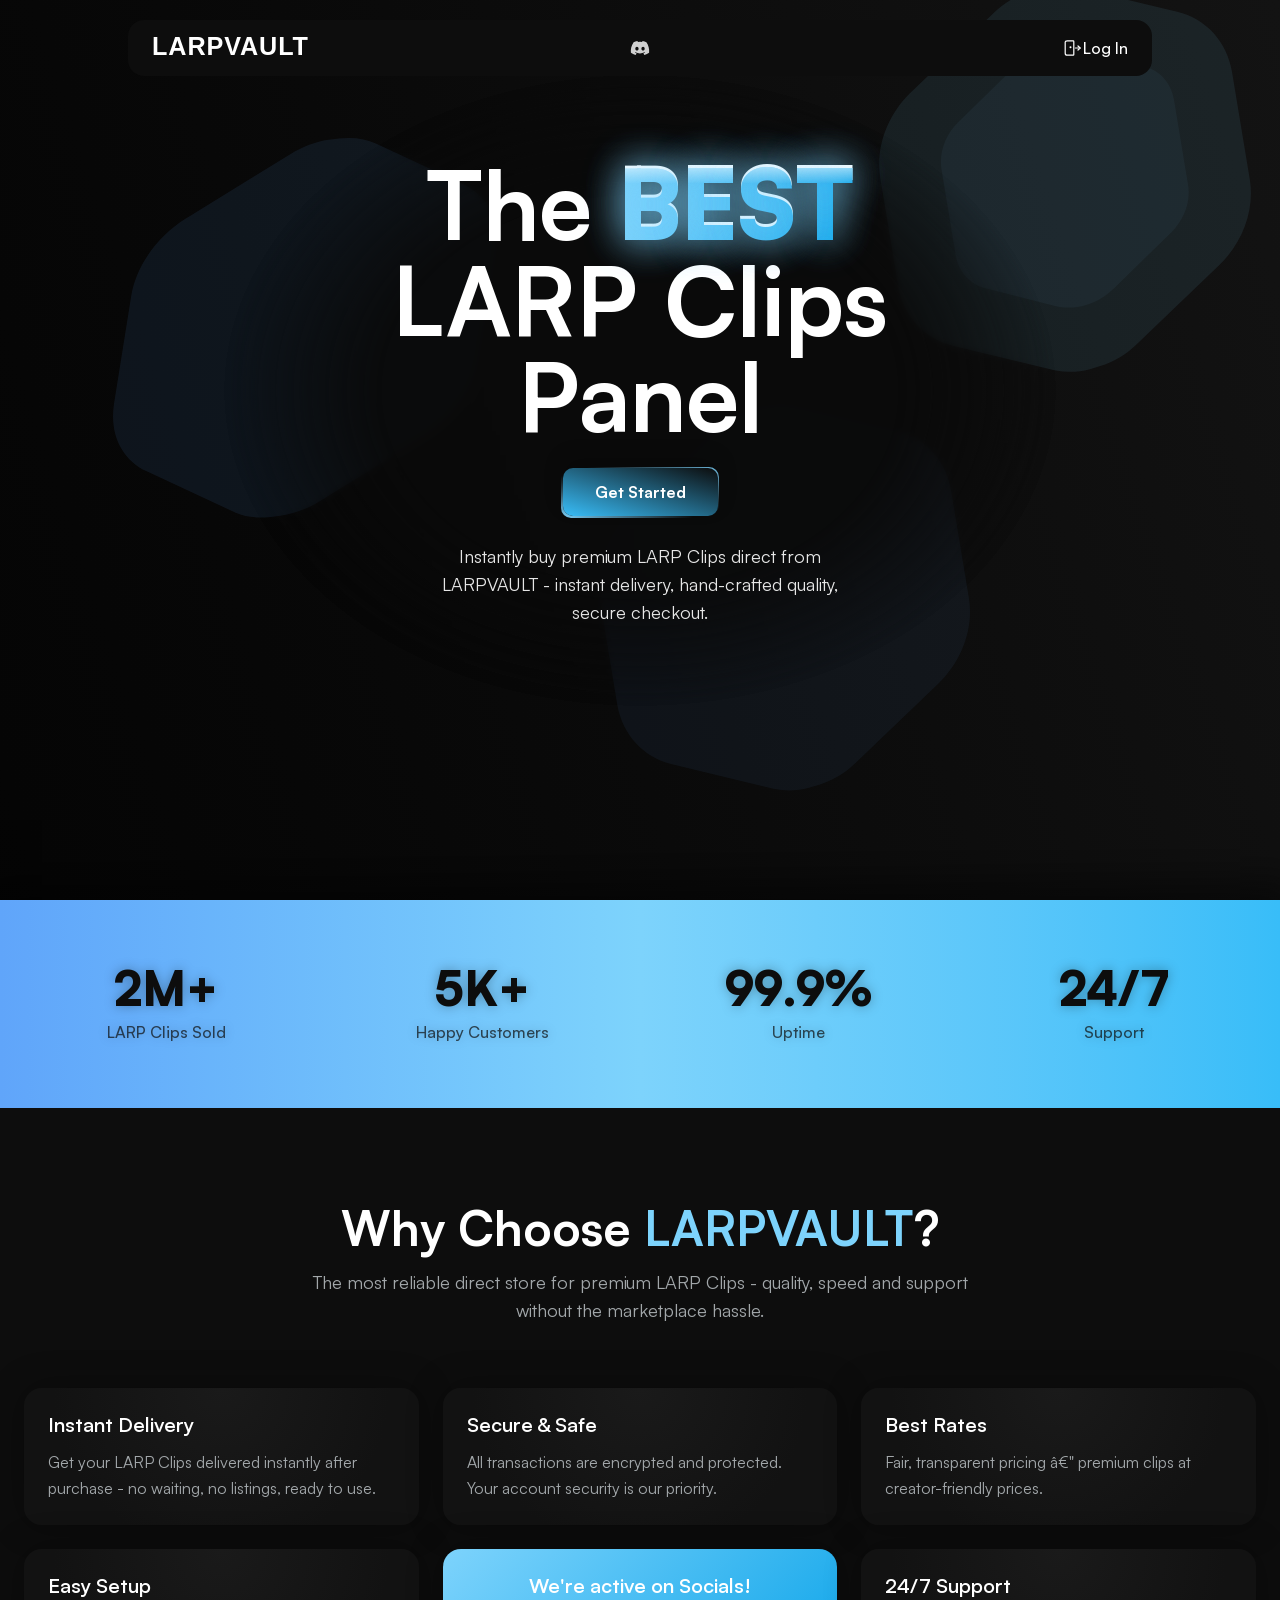
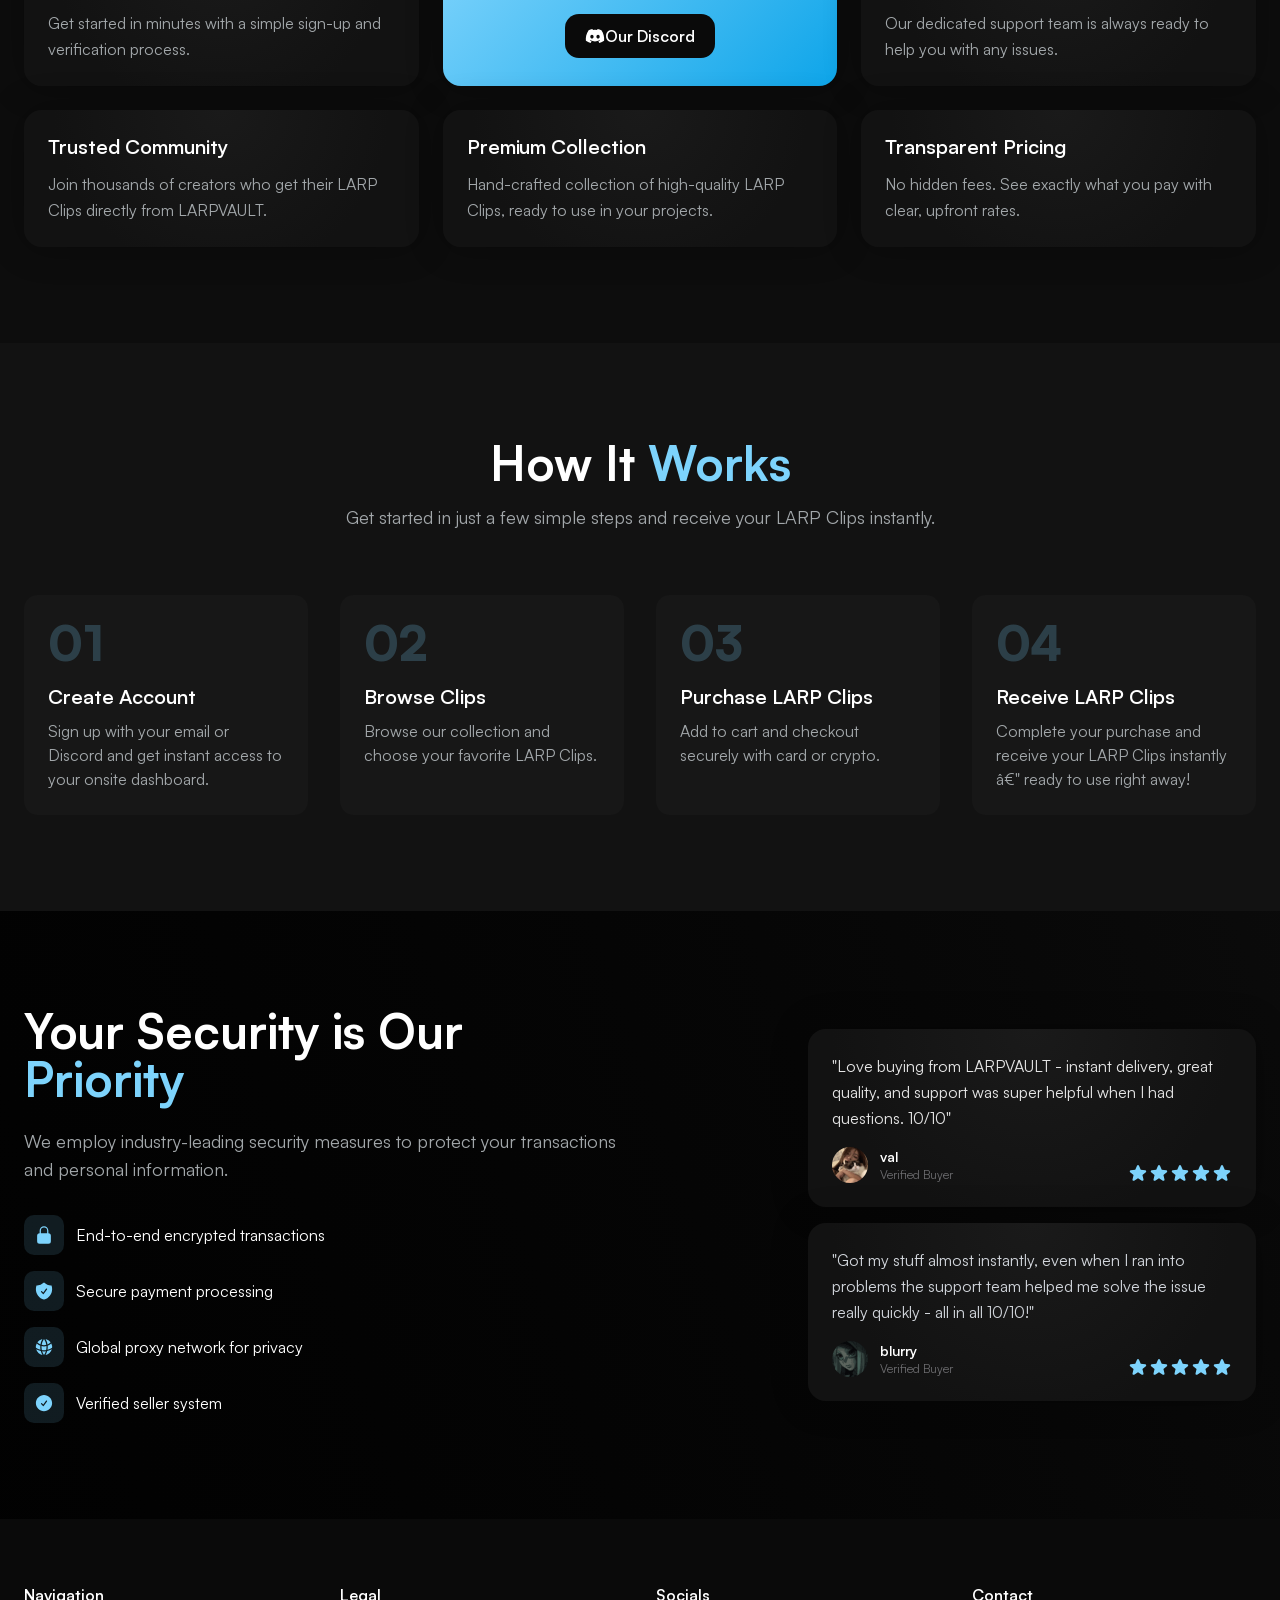
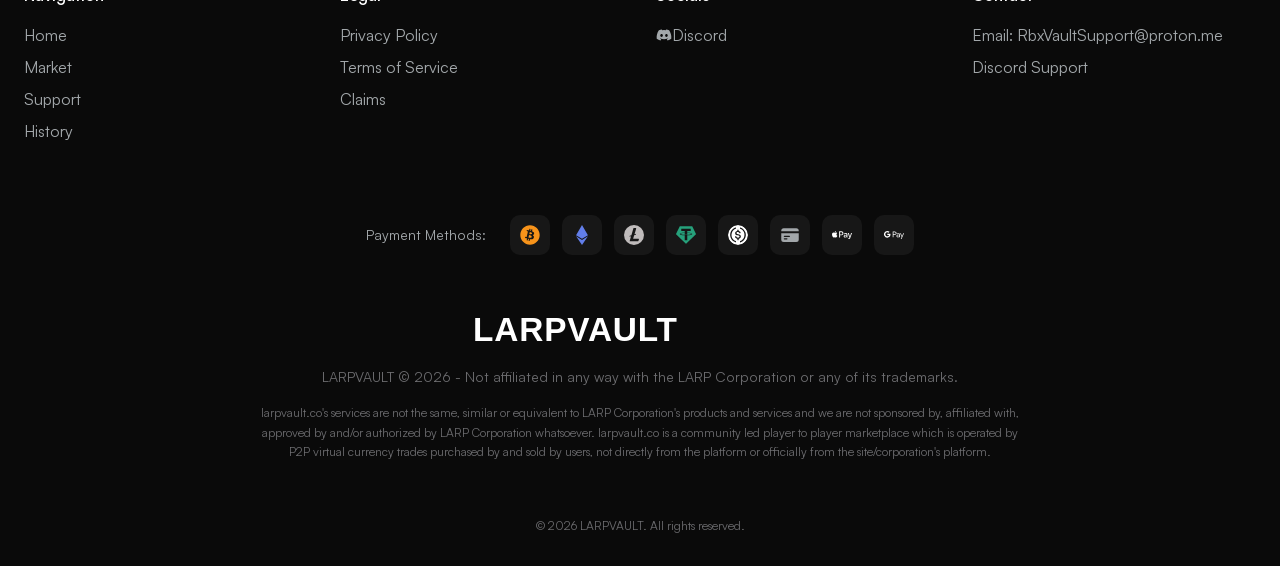
<file: index.html>
﻿<!DOCTYPE html><html lang="en"><head><script>if(location.protocol==="file:"){window.location="http://localhost:8787";}</script><style id="hero-center-fix">.hero-content{left:0!important;right:0!important;inset:0!important;margin-left:0!important;justify-content:center!important;text-align:center!important;align-items:center!important}.hero-content>div{align-items:center!important;text-align:center!important;margin-left:auto!important;margin-right:auto!important}.hero-content h1{text-align:center!important;margin-left:auto!important;margin-right:auto!important}.hero-content .flex.gap-4{justify-content:center!important}</style><meta charset="utf-8"><meta name="viewport" content="width=device-width, initial-scale=1"><link rel="preload" href="fonts/31b169b6a2d90074-s.p.woff2" as="font" crossorigin="" type="font/woff2"><link rel="preload" href="fonts/7c85d340480eabe7-s.p.woff2" as="font" crossorigin="" type="font/woff2"><link rel="preload" href="fonts/d9396795aa5ec363-s.p.woff2" as="font" crossorigin="" type="font/woff2"><link rel="preload" as="image" href="images/larp_cover.svg"><link rel="preload" as="image" href="images/logo.svg"><link rel="preload" as="image" href="images/trustpilot_rating.svg"><link rel="preload" as="image" href="images/trustpilot_logo.svg"><link rel="preload" as="image" href="images/layer0.png"><link rel="preload" as="image" href="images/layer1.png"><link rel="preload" as="image" href="images/cursor-hand.png"><link rel="stylesheet" href="css/a331b00dc5bc56e7.css?v=16" data-precedence="next"><link rel="preload" as="script" fetchpriority="low" href="js/webpack-a534c6dbf4e790fb.js"><!-- page chunk disabled for static --><meta name="next-size-adjust" content=""><title>LARPVAULT - Buy &amp; Sell LARP Clips Instantly | #1 Trusted Marketplace</title><meta name="description" content="Buy and sell LARP Clips instantly on LARPVAULT. Secure transactions, instant delivery, best rates, and 24/7 support. Join 5K+ happy customers trading on the best LARP Clips store."><meta name="author" content="LARPVAULT"><meta name="keywords" content="LARP Clips store,buy LARP Clips,sell LARP Clips,LARP Clip listing,cheap LARP Clips,LARP Clips seller,fastest LARP Clips delivery,secure LARP Clips trading"><meta name="creator" content="LARPVAULT"><meta name="publisher" content="LARPVAULT"><meta name="robots" content="index, follow"><meta name="googlebot" content="index, follow, max-video-preview:-1, max-image-preview:large, max-snippet:-1"><link rel="canonical" href="https://larpvault.co"><meta property="og:title" content="LARPVAULT - The Best LARP Clips Marketplace"><meta property="og:description" content="Buy and sell LARP Clips instantly with the most trusted marketplace. Fast delivery, secure transactions, best rates."><meta property="og:url" content="https://larpvault.co"><meta property="og:type" content="website"><meta name="twitter:card" content="summary"><meta name="twitter:title" content="LARPVAULT - The Best LARP Clips Marketplace"><meta name="twitter:description" content="Buy and sell LARP Clips instantly with the most trusted marketplace."><link rel="icon" href="images/favicon.ico" type="image/x-icon" sizes="15x16"><link rel="icon" href="images/favicon.png"></head><body class="__variable_b598ed __variable_178916 antialiased"><div hidden=""><!--$--><!--/$--></div><div class="relative min-h-screen overflow-x-hidden"><div class="absolute inset-0 -z-10 transition-[filter] duration-500 pointer-events-none isLoaded bg-gradient-to-tr from-[#010101] to-[#131313]"><canvas class="absolute inset-0 w-full h-full transition-all duration-500 pointer-events-none " style="--gradient-color-1:#0a0a0a;--gradient-color-2:#000000;--gradient-color-3:#111111;--gradient-color-4:#0d0d0d;z-index:-1;opacity:0" data-transition-in="true"></canvas></div><section class="relative h-screen overflow-visible"><img alt="LARP Clips Cover" decoding="async" data-nimg="fill" class="object-cover opacity-50" style="position:absolute;height:100%;width:100%;left:0;top:0;right:0;bottom:0;color:transparent" src="images/larp_cover.svg"><div class="fixed top-0 left-0 right-0 z-[999] flex justify-center px-4 sm:px-6 lg:px-8 pt-4 sm:pt-5 pointer-events-none"><header class="pointer-events-auto relative flex h-14 w-full max-w-3xl sm:max-w-4xl lg:max-w-5xl items-center justify-between gap-4 rounded-2xl bg-[#0D0D0D] px-5 sm:px-6"><a class="shrink-0" href="/"><img alt="LARPVAULT Logo" width="250" height="60" decoding="async" data-nimg="1" class="h-8 w-auto sm:h-9" style="color:transparent" src="images/logo.svg"></a><div class="absolute left-1/2 top-1/2 hidden min-[520px]:flex -translate-x-1/2 -translate-y-1/2 items-center gap-3 sm:gap-4"><a href="https://discord.gg/larpvault" target="_blank" rel="noopener noreferrer" class="text-white/80 hover:text-white transition-colors" aria-label="Discord"><svg stroke="currentColor" fill="currentColor" stroke-width="0" viewBox="0 0 640 512" class="w-4 h-4 sm:w-5 sm:h-5" height="1em" width="1em" xmlns="http://www.w3.org/2000/svg"><path d="M524.531,69.836a1.5,1.5,0,0,0-.764-.7A485.065,485.065,0,0,0,404.081,32.03a1.816,1.816,0,0,0-1.923.91,337.461,337.461,0,0,0-14.9,30.6,447.848,447.848,0,0,0-134.426,0,309.541,309.541,0,0,0-15.135-30.6,1.89,1.89,0,0,0-1.924-.91A483.689,483.689,0,0,0,116.085,69.137a1.712,1.712,0,0,0-.788.676C39.068,183.651,18.186,294.69,28.43,404.354a2.016,2.016,0,0,0,.765,1.375A487.666,487.666,0,0,0,176.02,479.918a1.9,1.9,0,0,0,2.063-.676A348.2,348.2,0,0,0,208.12,430.4a1.86,1.86,0,0,0-1.019-2.588,321.173,321.173,0,0,1-45.868-21.853,1.885,1.885,0,0,1-.185-3.126c3.082-2.309,6.166-4.711,9.109-7.137a1.819,1.819,0,0,1,1.9-.256c96.229,43.917,200.41,43.917,295.5,0a1.812,1.812,0,0,1,1.924.233c2.944,2.426,6.027,4.851,9.132,7.16a1.884,1.884,0,0,1-.162,3.126,301.407,301.407,0,0,1-45.89,21.83,1.875,1.875,0,0,0-1,2.611,391.055,391.055,0,0,0,30.014,48.815,1.864,1.864,0,0,0,2.063.7A486.048,486.048,0,0,0,610.7,405.729a1.882,1.882,0,0,0,.765-1.352C623.729,277.594,590.933,167.465,524.531,69.836ZM222.491,337.58c-28.972,0-52.844-26.587-52.844-59.239S193.056,219.1,222.491,219.1c29.665,0,53.306,26.82,52.843,59.239C275.334,310.993,251.924,337.58,222.491,337.58Zm195.38,0c-28.971,0-52.843-26.587-52.843-59.239S388.437,219.1,417.871,219.1c29.667,0,53.307,26.82,52.844,59.239C470.715,310.993,447.538,337.58,417.871,337.58Z"></path></svg></a></div><a class="flex items-center text-white hover:opacity-80 transition-opacity shrink-0" href="/login"><img alt="Log In" loading="lazy" width="20" height="20" decoding="async" data-nimg="1" class="w-5 h-5 invert" style="color:transparent" src="images/open_door.svg"><span class="text-sm sm:text-base font-medium whitespace-nowrap">Log In</span></a></header></div><div class="hero-content absolute inset-0 flex items-center justify-center -mt-[120px] z-20 max-[600px]:left-0 max-[600px]:right-0 max-[600px]:ml-0 max-[600px]:justify-center"><div class="relative flex flex-col gap-6 max-[600px]:items-center"><div class="absolute -inset-20 rounded-3xl pointer-events-none -z-10" style="background:rgba(10, 10, 10, 0.9);backdrop-filter:blur(3px);-webkit-backdrop-filter:blur(3px);mask-image:radial-gradient(closest-side, rgba(0,0,0,1) 62%, rgba(0,0,0,0) 100%);-webkit-mask-image:radial-gradient(closest-side, rgba(0,0,0,1) 62%, rgba(0,0,0,0) 100%)" aria-hidden="true"></div><h1 class="text-white text-center min-[750px]:text-8xl text-7xl font-bold min-[750px]:max-w-2xl max-w-2xl mx-auto text-center max-[600px]:text-6xl max-[400px]:text-5xl">The<!-- --> <span class="font-black inner-shadow-text [text-shadow:0_0_40px_var(--landing-glow)]" style="--landing-glow:rgba(125, 211, 252, 0.45)" data-text="BEST"><span class="landing-sunset-fill">BEST</span></span><br> LARP Clips Panel</h1><div class="flex gap-4 max-[600px]:w-full max-[600px]:items-center max-[600px]:flex-col max-[600px]:px-6"><div class="relative block p-[1.5px] rounded-lg max-[600px]:w-full" tabindex="0"><div class="absolute inset-0 rounded-lg pointer-events-none" style="background:radial-gradient(ellipse 120% 120% at 0% 100%, #7DD3FC 0%, transparent 70%), radial-gradient(ellipse 120% 120% at 100% 0%, #7DD3FC 0%, transparent 70%)" aria-hidden="true"></div><div class="absolute inset-0 rounded-lg pointer-events-none" aria-hidden="true" style="background:radial-gradient(ellipse 200% 200% at 0% 100%, #7DD3FC 0%, transparent 92%), radial-gradient(ellipse 200% 200% at 100% 0%, #7DD3FC 0%, transparent 92%);opacity:0"></div><a class="relative block group" href="/login"><div class="relative bg-[#0C0C0C] rounded-[10px] overflow-hidden flex items-center justify-center gap-2 px-8 py-3 font-bold text-white shadow-[0_-10px_20px_rgba(0,0,0,0.2)]"><span class="absolute inset-0 pointer-events-none bg-linear-to-tr from-[#38BDF8] via-[#0EA5E9]/30 to-transparent" aria-hidden="true"></span><span class="absolute inset-0 opacity-0 group-hover:opacity-100 transition-opacity ease-in-out duration-300 pointer-events-none bg-[#38BDF8]/40" aria-hidden="true"></span><span class="relative z-10 flex items-center gap-2"><img alt="LARP Clips" loading="lazy" width="20" height="20" decoding="async" data-nimg="1" class="w-6 h-6" style="color:transparent" src="images/larp_clip.svg">Get Started</span></div></a></div></div><p class="text-white/90 text-lg max-w-md max-[600px]:text-center max-[600px]:px-6">Instantly buy premium LARP Clips direct from LARPVAULT - instant delivery, hand-crafted quality, secure checkout.</p></div></div><div class="absolute bottom-[120px] left-6 z-12 w-[220px] min-[900px]:hidden hidden"><p class="text-white text-sm font-medium mb-2">Recent Purchases</p><div class="rounded-xl bg-[#090909] p-3 flex items-center gap-3" style="opacity:0;transform:translateY(8px)"><div class="shrink-0 w-10 h-10 rounded-full overflow-hidden bg-[#171717] relative"><img alt="" loading="lazy" width="40" height="40" decoding="async" data-nimg="1" class="w-full h-full object-cover" style="color:transparent" src="data:image/svg+xml,%3Csvg xmlns='http://www.w3.org/2000/svg' viewBox='0 0 150 150'%3E%3Crect fill='%231E3A5F' width='150' height='150'/%3E%3Ctext x='75' y='85' text-anchor='middle' fill='%237DD3FC' font-size='48' font-family='sans-serif'%3E%E2%9A%94%3C/text%3E%3C/svg%3E"></div><div class="flex-1 min-w-0"><p class="text-white text-sm font-medium truncate -mb-1">Summer_mikl</p><p class="text-xl font-black" style="color:#7DD3FC">1,429<!-- --> <span class="text-white text-sm">LC$</span></p><p class="text-white/50 text-xs">(<!-- -->$3.8/1K<!-- -->)</p></div></div></div><a href="https://www.trustpilot.com/review/larpvault.co" target="_blank" rel="noopener noreferrer" class="absolute bottom-0 left-0 w-full h-[110px] hidden z-12 flex items-center justify-between cursor-pointer hover:opacity-95 transition-opacity" style="background-color:#0A0A0A"><div class="flex flex-col ml-6"><p class="text-white text-lg mb-1">Rated <span class="font-bold">Excellent</span></p><div class="flex items-center"><img alt="Trustpilot Rating" width="200" height="80" decoding="async" data-nimg="1" style="color:transparent" src="images/trustpilot_rating.svg"><span class="text-white text-lg font-bold ml-2 mb-1">4.3</span></div></div><div class="max-[519px]:mr-6 min-[520px]:hidden [@media(min-aspect-ratio:16/9)]:block [@media(min-aspect-ratio:16/9)]:mr-[calc(177.78vh*0.64)]"><img alt="Trustpilot" width="150" height="40" decoding="async" data-nimg="1" class="w-30 min-[520px]:w-40 h-auto" style="color:transparent" src="images/trustpilot_logo.svg"></div></a><div class="layer-container absolute bottom-0 pointer-events-none hidden"><div class="absolute inset-0 w-full h-full z-11"><img alt="Layer 0" decoding="async" data-nimg="fill" class="object-cover object-bottom-right" style="position:absolute;height:100%;width:100%;left:0;top:0;right:0;bottom:0;color:transparent" src="images/layer0.png"></div><div class="absolute inset-0 w-full h-full z-13"><img alt="Layer 1" decoding="async" data-nimg="fill" class="object-cover object-bottom-right" style="position:absolute;height:100%;width:100%;left:0;top:0;right:0;bottom:0;color:transparent" src="images/layer1.png"></div><div class="absolute inset-0 z-14 flex items-center justify-end pr-[9vw] translate-y-12"><div style="transform:translateY(-20px)"><img alt="Cursor hand" width="190" height="190" decoding="async" data-nimg="1" class="w-[120px] h-[120px] min-[1100px]:w-[190px] min-[1100px]:h-[190px] drop-shadow-[0_0_25px_rgba(0,0,0,0.7)]" style="color:transparent" src="images/cursor-hand.png"></div></div></div><div class="absolute bottom-[110px] right-0 pointer-events-none hidden w-[120%] aspect-video"><img alt="Layer 0" decoding="async" data-nimg="fill" class="object-cover object-bottom-right" style="position:absolute;height:100%;width:100%;left:0;top:0;right:0;bottom:0;color:transparent" src="images/layer0.png"></div></section><section class="py-16 bg-linear-to-r from-[#60A5FA] via-[#7DD3FC] to-[#38BDF8]" style="box-shadow:0 0 40px 20px rgba(0, 0, 0, 0.5)"><div class="max-w-7xl mx-auto px-6"><div class="grid grid-cols-2 md:grid-cols-4 gap-8"><div class="text-center"><div class="text-4xl md:text-5xl font-black text-[#0D0D0D] drop-shadow-[0_0_6px_rgba(0,0,0,0.3)]">2M+</div><div class="text-[#0D0D0D]/70 font-medium mt-2 drop-shadow-[0_0_5px_rgba(0,0,0,0.25)]">LARP Clips Sold</div></div><div class="text-center"><div class="text-4xl md:text-5xl font-black text-[#0D0D0D] drop-shadow-[0_0_6px_rgba(0,0,0,0.3)]">5K+</div><div class="text-[#0D0D0D]/70 font-medium mt-2 drop-shadow-[0_0_5px_rgba(0,0,0,0.25)]">Happy Customers</div></div><div class="text-center"><div class="text-4xl md:text-5xl font-black text-[#0D0D0D] drop-shadow-[0_0_6px_rgba(0,0,0,0.3)]">99.9%</div><div class="text-[#0D0D0D]/70 font-medium mt-2 drop-shadow-[0_0_5px_rgba(0,0,0,0.25)]">Uptime</div></div><div class="text-center"><div class="text-4xl md:text-5xl font-black text-[#0D0D0D] drop-shadow-[0_0_6px_rgba(0,0,0,0.3)]">24/7</div><div class="text-[#0D0D0D]/70 font-medium mt-2 drop-shadow-[0_0_5px_rgba(0,0,0,0.25)]">Support</div></div></div></div></section><section class="py-24 px-6 bg-[#0D0D0D]"><div class="max-w-7xl mx-auto"><div class="text-center mb-16"><h2 class="text-4xl md:text-5xl font-bold text-white mb-4">Why Choose <span style="color:#7DD3FC">LARPVAULT</span>?</h2><p class="text-[#A2A7AA] text-lg max-w-2xl mx-auto">The most reliable direct store for premium LARP Clips - quality, speed and support without the marketplace hassle.</p></div><div class="grid grid-cols-1 md:grid-cols-2 lg:grid-cols-3 gap-6"><div class="p-6 rounded-[18px] shadow-[0_0_36px_rgba(0,0,0,0.32)] flex flex-col " style="background:radial-gradient(circle at top, #1a1a1a, #121212 70%)"><h3 class="text-xl font-semibold text-white leading-tight mb-3">Instant Delivery</h3><p class="text-[#A2A7AA] leading-relaxed">Get your LARP Clips delivered instantly after purchase - no waiting, no listings, ready to use.</p></div><div class="p-6 rounded-[18px] shadow-[0_0_36px_rgba(0,0,0,0.32)] flex flex-col " style="background:radial-gradient(circle at top, #1a1a1a, #121212 70%)"><h3 class="text-xl font-semibold text-white leading-tight mb-3">Secure &amp; Safe</h3><p class="text-[#A2A7AA] leading-relaxed">All transactions are encrypted and protected. Your account security is our priority.</p></div><div class="p-6 rounded-[18px] shadow-[0_0_36px_rgba(0,0,0,0.32)] flex flex-col " style="background:radial-gradient(circle at top, #1a1a1a, #121212 70%)"><h3 class="text-xl font-semibold text-white leading-tight mb-3">Best Rates</h3><p class="text-[#A2A7AA] leading-relaxed">Fair, transparent pricing â€" premium clips at creator-friendly prices.</p></div><div class="p-6 rounded-[18px] shadow-[0_0_36px_rgba(0,0,0,0.32)] flex flex-col " style="background:radial-gradient(circle at top, #1a1a1a, #121212 70%)"><h3 class="text-xl font-semibold text-white leading-tight mb-3">Easy Setup</h3><p class="text-[#A2A7AA] leading-relaxed">Get started in minutes with a simple sign-up and verification process.</p></div><div class="p-6 rounded-[18px] shadow-[0_0_36px_rgba(0,0,0,0.32)] flex flex-col items-center text-center" style="background:linear-gradient(135deg, #7DD3FC 0%, #0EA5E9 100%)"><h3 class="text-xl font-semibold text-white leading-tight mb-4">We're active on Socials!</h3><div class="flex flex-wrap items-center justify-center gap-3"><a href="https://discord.gg/larpvault" target="_blank" rel="noopener noreferrer" class="inline-flex items-center px-5 py-2.5 rounded-xl font-semibold text-white bg-[#0A0A0A] hover:bg-[#141414] transition-colors"><svg stroke="currentColor" fill="currentColor" stroke-width="0" viewBox="0 0 640 512" class="w-5 h-5" height="1em" width="1em" xmlns="http://www.w3.org/2000/svg"><path d="M524.531,69.836a1.5,1.5,0,0,0-.764-.7A485.065,485.065,0,0,0,404.081,32.03a1.816,1.816,0,0,0-1.923.91,337.461,337.461,0,0,0-14.9,30.6,447.848,447.848,0,0,0-134.426,0,309.541,309.541,0,0,0-15.135-30.6,1.89,1.89,0,0,0-1.924-.91A483.689,483.689,0,0,0,116.085,69.137a1.712,1.712,0,0,0-.788.676C39.068,183.651,18.186,294.69,28.43,404.354a2.016,2.016,0,0,0,.765,1.375A487.666,487.666,0,0,0,176.02,479.918a1.9,1.9,0,0,0,2.063-.676A348.2,348.2,0,0,0,208.12,430.4a1.86,1.86,0,0,0-1.019-2.588,321.173,321.173,0,0,1-45.868-21.853,1.885,1.885,0,0,1-.185-3.126c3.082-2.309,6.166-4.711,9.109-7.137a1.819,1.819,0,0,1,1.9-.256c96.229,43.917,200.41,43.917,295.5,0a1.812,1.812,0,0,1,1.924.233c2.944,2.426,6.027,4.851,9.132,7.16a1.884,1.884,0,0,1-.162,3.126,301.407,301.407,0,0,1-45.89,21.83,1.875,1.875,0,0,0-1,2.611,391.055,391.055,0,0,0,30.014,48.815,1.864,1.864,0,0,0,2.063.7A486.048,486.048,0,0,0,610.7,405.729a1.882,1.882,0,0,0,.765-1.352C623.729,277.594,590.933,167.465,524.531,69.836ZM222.491,337.58c-28.972,0-52.844-26.587-52.844-59.239S193.056,219.1,222.491,219.1c29.665,0,53.306,26.82,52.843,59.239C275.334,310.993,251.924,337.58,222.491,337.58Zm195.38,0c-28.971,0-52.843-26.587-52.843-59.239S388.437,219.1,417.871,219.1c29.667,0,53.307,26.82,52.844,59.239C470.715,310.993,447.538,337.58,417.871,337.58Z"></path></svg>Our Discord</a></div></div><div class="p-6 rounded-[18px] shadow-[0_0_36px_rgba(0,0,0,0.32)] flex flex-col " style="background:radial-gradient(circle at top, #1a1a1a, #121212 70%)"><h3 class="text-xl font-semibold text-white leading-tight mb-3">24/7 Support</h3><p class="text-[#A2A7AA] leading-relaxed">Our dedicated support team is always ready to help you with any issues.</p></div><div class="p-6 rounded-[18px] shadow-[0_0_36px_rgba(0,0,0,0.32)] flex flex-col " style="background:radial-gradient(circle at top, #1a1a1a, #121212 70%)"><h3 class="text-xl font-semibold text-white leading-tight mb-3">Trusted Community</h3><p class="text-[#A2A7AA] leading-relaxed">Join thousands of creators who get their LARP Clips directly from LARPVAULT.</p></div><div class="p-6 rounded-[18px] shadow-[0_0_36px_rgba(0,0,0,0.32)] flex flex-col " style="background:radial-gradient(circle at top, #1a1a1a, #121212 70%)"><h3 class="text-xl font-semibold text-white leading-tight mb-3">Premium Collection</h3><p class="text-[#A2A7AA] leading-relaxed">Hand-crafted collection of high-quality LARP Clips, ready to use in your projects.</p></div><div class="p-6 rounded-[18px] shadow-[0_0_36px_rgba(0,0,0,0.32)] flex flex-col " style="background:radial-gradient(circle at top, #1a1a1a, #121212 70%)"><h3 class="text-xl font-semibold text-white leading-tight mb-3">Transparent Pricing</h3><p class="text-[#A2A7AA] leading-relaxed">No hidden fees. See exactly what you pay with clear, upfront rates.</p></div></div></div></section><section id="how-it-works" class="py-24 px-6 bg-[#121212]"><div class="max-w-7xl mx-auto"><div class="text-center mb-16"><h2 class="text-4xl md:text-5xl font-bold text-white mb-4">How It <span style="color:#7DD3FC">Works</span></h2><p class="text-[#A2A7AA] text-lg max-w-2xl mx-auto">Get started in just a few simple steps and receive your LARP Clips instantly.</p></div><div class="grid grid-cols-1 md:grid-cols-2 lg:grid-cols-4 gap-8"><div class="relative"><div class="p-6 rounded-xl bg-[#171717] h-full"><div class="text-5xl font-black mb-4" style="color:rgba(125, 211, 252, 0.22)">01</div><h3 class="text-xl font-semibold text-white mb-2">Create Account</h3><p class="text-[#A2A7AA]">Sign up with your email or Discord and get instant access to your onsite dashboard.</p></div></div><div class="relative"><div class="p-6 rounded-xl bg-[#171717] h-full"><div class="text-5xl font-black mb-4" style="color:rgba(125, 211, 252, 0.22)">02</div><h3 class="text-xl font-semibold text-white mb-2">Browse Clips</h3><p class="text-[#A2A7AA]">Browse our collection and choose your favorite LARP Clips.</p></div></div><div class="relative"><div class="p-6 rounded-xl bg-[#171717] h-full"><div class="text-5xl font-black mb-4" style="color:rgba(125, 211, 252, 0.22)">03</div><h3 class="text-xl font-semibold text-white mb-2">Purchase LARP Clips</h3><p class="text-[#A2A7AA]">Add to cart and checkout securely with card or crypto.</p></div></div><div class="relative"><div class="p-6 rounded-xl bg-[#171717] h-full"><div class="text-5xl font-black mb-4" style="color:rgba(125, 211, 252, 0.22)">04</div><h3 class="text-xl font-semibold text-white mb-2">Receive LARP Clips</h3><p class="text-[#A2A7AA]">Complete your purchase and receive your LARP Clips instantly â€" ready to use right away! </p></div></div></div></div></section><section class="py-24 px-6 relative bg-transparent"><div class="max-w-7xl mx-auto"><div class="grid grid-cols-1 lg:grid-cols-2 gap-12 items-center"><div><h2 class="text-4xl md:text-5xl font-bold text-white mb-6">Your Security is Our <span style="color:#7DD3FC">Priority</span></h2><p class="text-[#A2A7AA] text-lg mb-8">We employ industry-leading security measures to protect your transactions and personal information.</p><div class="space-y-4"><div class="flex items-center gap-3"><div class="w-10 h-10 rounded-lg flex items-center justify-center" style="background-color:rgba(125, 211, 252, 0.12)"><span style="color:#7DD3FC"><svg xmlns="http://www.w3.org/2000/svg" viewBox="0 0 24 24" fill="currentColor" aria-hidden="true" data-slot="icon" class="w-5 h-5"><path fill-rule="evenodd" d="M12 1.5a5.25 5.25 0 0 0-5.25 5.25v3a3 3 0 0 0-3 3v6.75a3 3 0 0 0 3 3h10.5a3 3 0 0 0 3-3v-6.75a3 3 0 0 0-3-3v-3c0-2.9-2.35-5.25-5.25-5.25Zm3.75 8.25v-3a3.75 3.75 0 1 0-7.5 0v3h7.5Z" clip-rule="evenodd"></path></svg></span></div><span class="text-white">End-to-end encrypted transactions</span></div><div class="flex items-center gap-3"><div class="w-10 h-10 rounded-lg flex items-center justify-center" style="background-color:rgba(125, 211, 252, 0.12)"><span style="color:#7DD3FC"><svg xmlns="http://www.w3.org/2000/svg" viewBox="0 0 24 24" fill="currentColor" aria-hidden="true" data-slot="icon" class="w-5 h-5"><path fill-rule="evenodd" d="M12.516 2.17a.75.75 0 0 0-1.032 0 11.209 11.209 0 0 1-7.877 3.08.75.75 0 0 0-.722.515A12.74 12.74 0 0 0 2.25 9.75c0 5.942 4.064 10.933 9.563 12.348a.749.749 0 0 0 .374 0c5.499-1.415 9.563-6.406 9.563-12.348 0-1.39-.223-2.73-.635-3.985a.75.75 0 0 0-.722-.516l-.143.001c-2.996 0-5.717-1.17-7.734-3.08Zm3.094 8.016a.75.75 0 1 0-1.22-.872l-3.236 4.53L9.53 12.22a.75.75 0 0 0-1.06 1.06l2.25 2.25a.75.75 0 0 0 1.14-.094l3.75-5.25Z" clip-rule="evenodd"></path></svg></span></div><span class="text-white">Secure payment processing</span></div><div class="flex items-center gap-3"><div class="w-10 h-10 rounded-lg flex items-center justify-center" style="background-color:rgba(125, 211, 252, 0.12)"><span style="color:#7DD3FC"><svg xmlns="http://www.w3.org/2000/svg" viewBox="0 0 24 24" fill="currentColor" aria-hidden="true" data-slot="icon" class="w-5 h-5"><path d="M21.721 12.752a9.711 9.711 0 0 0-.945-5.003 12.754 12.754 0 0 1-4.339 2.708 18.991 18.991 0 0 1-.214 4.772 17.165 17.165 0 0 0 5.498-2.477ZM14.634 15.55a17.324 17.324 0 0 0 .332-4.647c-.952.227-1.945.347-2.966.347-1.021 0-2.014-.12-2.966-.347a17.515 17.515 0 0 0 .332 4.647 17.385 17.385 0 0 0 5.268 0ZM9.772 17.119a18.963 18.963 0 0 0 4.456 0A17.182 17.182 0 0 1 12 21.724a17.18 17.18 0 0 1-2.228-4.605ZM7.777 15.23a18.87 18.87 0 0 1-.214-4.774 12.753 12.753 0 0 1-4.34-2.708 9.711 9.711 0 0 0-.944 5.004 17.165 17.165 0 0 0 5.498 2.477ZM21.356 14.752a9.765 9.765 0 0 1-7.478 6.817 18.64 18.64 0 0 0 1.988-4.718 18.627 18.627 0 0 0 5.49-2.098ZM2.644 14.752c1.682.971 3.53 1.688 5.49 2.099a18.64 18.64 0 0 0 1.988 4.718 9.765 9.765 0 0 1-7.478-6.816ZM13.878 2.43a9.755 9.755 0 0 1 6.116 3.986 11.267 11.267 0 0 1-3.746 2.504 18.63 18.63 0 0 0-2.37-6.49ZM12 2.276a17.152 17.152 0 0 1 2.805 7.121c-.897.23-1.837.353-2.805.353-.968 0-1.908-.122-2.805-.353A17.151 17.151 0 0 1 12 2.276ZM10.122 2.43a18.629 18.629 0 0 0-2.37 6.49 11.266 11.266 0 0 1-3.746-2.504 9.754 9.754 0 0 1 6.116-3.985Z"></path></svg></span></div><span class="text-white">Global proxy network for privacy</span></div><div class="flex items-center gap-3"><div class="w-10 h-10 rounded-lg flex items-center justify-center" style="background-color:rgba(125, 211, 252, 0.12)"><span style="color:#7DD3FC"><svg xmlns="http://www.w3.org/2000/svg" viewBox="0 0 24 24" fill="currentColor" aria-hidden="true" data-slot="icon" class="w-5 h-5"><path fill-rule="evenodd" d="M2.25 12c0-5.385 4.365-9.75 9.75-9.75s9.75 4.365 9.75 9.75-4.365 9.75-9.75 9.75S2.25 17.385 2.25 12Zm13.36-1.814a.75.75 0 1 0-1.22-.872l-3.236 4.53L9.53 12.22a.75.75 0 0 0-1.06 1.06l2.25 2.25a.75.75 0 0 0 1.14-.094l3.75-5.25Z" clip-rule="evenodd"></path></svg></span></div><span class="text-white">Verified seller system</span></div></div></div><div class="flex justify-center lg:justify-end"><div class="grid gap-4 w-full max-w-md"><div class="p-6 rounded-[18px] shadow-[0_0_36px_rgba(0,0,0,0.32)]" style="background:radial-gradient(circle at top, #1a1a1a, #121212 70%)"><p class="text-[15px] md:text-base text-[#E5E5E5] leading-relaxed mb-4">"Love buying from LARPVAULT - instant delivery, great quality, and support was super helpful when I had questions. 10/10"</p><div class="flex items-end justify-between gap-4"><div class="flex items-center gap-3"><img alt="LARPVAULT User Avatar" loading="lazy" width="40" height="40" decoding="async" data-nimg="1" class="w-9 h-9 rounded-full object-cover" style="color:transparent" srcset="images/image_3.png 1x, images/image.png 2x" src="images/image.png"><div><p class="text-sm font-semibold text-white">val</p><p class="text-xs text-[#6B6B6E]">Verified Buyer</p></div></div><div class="flex items-center gap-px shrink-0 [&amp;>svg]:drop-shadow-[0_0_6px_rgba(125,211,252,0.5)]" style="color:#7DD3FC"><svg xmlns="http://www.w3.org/2000/svg" viewBox="0 0 24 24" fill="currentColor" aria-hidden="true" data-slot="icon" class="w-5 h-5 fill-current"><path fill-rule="evenodd" d="M10.788 3.21c.448-1.077 1.976-1.077 2.424 0l2.082 5.006 5.404.434c1.164.093 1.636 1.545.749 2.305l-4.117 3.527 1.257 5.273c.271 1.136-.964 2.033-1.96 1.425L12 18.354 7.373 21.18c-.996.608-2.231-.29-1.96-1.425l1.257-5.273-4.117-3.527c-.887-.76-.415-2.212.749-2.305l5.404-.434 2.082-5.005Z" clip-rule="evenodd"></path></svg><svg xmlns="http://www.w3.org/2000/svg" viewBox="0 0 24 24" fill="currentColor" aria-hidden="true" data-slot="icon" class="w-5 h-5 fill-current"><path fill-rule="evenodd" d="M10.788 3.21c.448-1.077 1.976-1.077 2.424 0l2.082 5.006 5.404.434c1.164.093 1.636 1.545.749 2.305l-4.117 3.527 1.257 5.273c.271 1.136-.964 2.033-1.96 1.425L12 18.354 7.373 21.18c-.996.608-2.231-.29-1.96-1.425l1.257-5.273-4.117-3.527c-.887-.76-.415-2.212.749-2.305l5.404-.434 2.082-5.005Z" clip-rule="evenodd"></path></svg><svg xmlns="http://www.w3.org/2000/svg" viewBox="0 0 24 24" fill="currentColor" aria-hidden="true" data-slot="icon" class="w-5 h-5 fill-current"><path fill-rule="evenodd" d="M10.788 3.21c.448-1.077 1.976-1.077 2.424 0l2.082 5.006 5.404.434c1.164.093 1.636 1.545.749 2.305l-4.117 3.527 1.257 5.273c.271 1.136-.964 2.033-1.96 1.425L12 18.354 7.373 21.18c-.996.608-2.231-.29-1.96-1.425l1.257-5.273-4.117-3.527c-.887-.76-.415-2.212.749-2.305l5.404-.434 2.082-5.005Z" clip-rule="evenodd"></path></svg><svg xmlns="http://www.w3.org/2000/svg" viewBox="0 0 24 24" fill="currentColor" aria-hidden="true" data-slot="icon" class="w-5 h-5 fill-current"><path fill-rule="evenodd" d="M10.788 3.21c.448-1.077 1.976-1.077 2.424 0l2.082 5.006 5.404.434c1.164.093 1.636 1.545.749 2.305l-4.117 3.527 1.257 5.273c.271 1.136-.964 2.033-1.96 1.425L12 18.354 7.373 21.18c-.996.608-2.231-.29-1.96-1.425l1.257-5.273-4.117-3.527c-.887-.76-.415-2.212.749-2.305l5.404-.434 2.082-5.005Z" clip-rule="evenodd"></path></svg><svg xmlns="http://www.w3.org/2000/svg" viewBox="0 0 24 24" fill="currentColor" aria-hidden="true" data-slot="icon" class="w-5 h-5 fill-current"><path fill-rule="evenodd" d="M10.788 3.21c.448-1.077 1.976-1.077 2.424 0l2.082 5.006 5.404.434c1.164.093 1.636 1.545.749 2.305l-4.117 3.527 1.257 5.273c.271 1.136-.964 2.033-1.96 1.425L12 18.354 7.373 21.18c-.996.608-2.231-.29-1.96-1.425l1.257-5.273-4.117-3.527c-.887-.76-.415-2.212.749-2.305l5.404-.434 2.082-5.005Z" clip-rule="evenodd"></path></svg></div></div></div><div class="p-6 rounded-[18px] shadow-[0_0_36px_rgba(0,0,0,0.32)]" style="background:radial-gradient(circle at top, #1a1a1a, #121212 70%)"><p class="text-[15px] md:text-base text-[#D1D5DB] leading-relaxed mb-4">"Got my stuff almost instantly, even when I ran into problems the support team helped me solve the issue really quickly - all in all 10/10!"</p><div class="flex items-end justify-between gap-4"><div class="flex items-center gap-3"><img alt="LARPVAULT User Avatar" loading="lazy" width="40" height="40" decoding="async" data-nimg="1" class="w-9 h-9 rounded-full object-cover" style="color:transparent" srcset="images/image_4.png 1x, images/image_1.png 2x" src="images/image_1.png"><div><p class="text-sm font-semibold text-white">blurry</p><p class="text-xs text-[#6B6B6E]">Verified Buyer</p></div></div><div class="flex items-center gap-px shrink-0 [&amp;>svg]:drop-shadow-[0_0_6px_rgba(125,211,252,0.5)]" style="color:#7DD3FC"><svg xmlns="http://www.w3.org/2000/svg" viewBox="0 0 24 24" fill="currentColor" aria-hidden="true" data-slot="icon" class="w-5 h-5 fill-current"><path fill-rule="evenodd" d="M10.788 3.21c.448-1.077 1.976-1.077 2.424 0l2.082 5.006 5.404.434c1.164.093 1.636 1.545.749 2.305l-4.117 3.527 1.257 5.273c.271 1.136-.964 2.033-1.96 1.425L12 18.354 7.373 21.18c-.996.608-2.231-.29-1.96-1.425l1.257-5.273-4.117-3.527c-.887-.76-.415-2.212.749-2.305l5.404-.434 2.082-5.005Z" clip-rule="evenodd"></path></svg><svg xmlns="http://www.w3.org/2000/svg" viewBox="0 0 24 24" fill="currentColor" aria-hidden="true" data-slot="icon" class="w-5 h-5 fill-current"><path fill-rule="evenodd" d="M10.788 3.21c.448-1.077 1.976-1.077 2.424 0l2.082 5.006 5.404.434c1.164.093 1.636 1.545.749 2.305l-4.117 3.527 1.257 5.273c.271 1.136-.964 2.033-1.96 1.425L12 18.354 7.373 21.18c-.996.608-2.231-.29-1.96-1.425l1.257-5.273-4.117-3.527c-.887-.76-.415-2.212.749-2.305l5.404-.434 2.082-5.005Z" clip-rule="evenodd"></path></svg><svg xmlns="http://www.w3.org/2000/svg" viewBox="0 0 24 24" fill="currentColor" aria-hidden="true" data-slot="icon" class="w-5 h-5 fill-current"><path fill-rule="evenodd" d="M10.788 3.21c.448-1.077 1.976-1.077 2.424 0l2.082 5.006 5.404.434c1.164.093 1.636 1.545.749 2.305l-4.117 3.527 1.257 5.273c.271 1.136-.964 2.033-1.96 1.425L12 18.354 7.373 21.18c-.996.608-2.231-.29-1.96-1.425l1.257-5.273-4.117-3.527c-.887-.76-.415-2.212.749-2.305l5.404-.434 2.082-5.005Z" clip-rule="evenodd"></path></svg><svg xmlns="http://www.w3.org/2000/svg" viewBox="0 0 24 24" fill="currentColor" aria-hidden="true" data-slot="icon" class="w-5 h-5 fill-current"><path fill-rule="evenodd" d="M10.788 3.21c.448-1.077 1.976-1.077 2.424 0l2.082 5.006 5.404.434c1.164.093 1.636 1.545.749 2.305l-4.117 3.527 1.257 5.273c.271 1.136-.964 2.033-1.96 1.425L12 18.354 7.373 21.18c-.996.608-2.231-.29-1.96-1.425l1.257-5.273-4.117-3.527c-.887-.76-.415-2.212.749-2.305l5.404-.434 2.082-5.005Z" clip-rule="evenodd"></path></svg><svg xmlns="http://www.w3.org/2000/svg" viewBox="0 0 24 24" fill="currentColor" aria-hidden="true" data-slot="icon" class="w-5 h-5 fill-current"><path fill-rule="evenodd" d="M10.788 3.21c.448-1.077 1.976-1.077 2.424 0l2.082 5.006 5.404.434c1.164.093 1.636 1.545.749 2.305l-4.117 3.527 1.257 5.273c.271 1.136-.964 2.033-1.96 1.425L12 18.354 7.373 21.18c-.996.608-2.231-.29-1.96-1.425l1.257-5.273-4.117-3.527c-.887-.76-.415-2.212.749-2.305l5.404-.434 2.082-5.005Z" clip-rule="evenodd"></path></svg></div></div></div></div></div></div></div></section><footer class="bg-[#0A0A0A] pt-16 pb-8 px-6"><div class="max-w-7xl mx-auto"><div class="grid grid-cols-2 md:grid-cols-4 gap-8 mb-12"><div><h4 class="text-white font-semibold mb-4">Navigation</h4><ul class="space-y-2"><li><a class="text-[#A2A7AA] hover:text-white transition-colors" href="/">Home</a></li><li><a class="text-[#A2A7AA] hover:text-white transition-colors" href="/dashboard/market">Market</a></li><li><a href="https://discord.gg/larpvault" target="_blank" rel="noopener noreferrer" class="text-[#A2A7AA] hover:text-white transition-colors">Support</a></li><li><a class="text-[#A2A7AA] hover:text-white transition-colors" href="/dashboard/purchases">History</a></li></ul></div><div><h4 class="text-white font-semibold mb-4">Legal</h4><ul class="space-y-2"><li><a class="text-[#A2A7AA] hover:text-white transition-colors" href="/privacy">Privacy Policy</a></li><li><a class="text-[#A2A7AA] hover:text-white transition-colors" href="/terms">Terms of Service</a></li><li><a href="https://discord.gg/larpvault" target="_blank" rel="noopener noreferrer" class="text-[#A2A7AA] hover:text-white transition-colors">Claims</a></li></ul></div><div><h4 class="text-white font-semibold mb-4">Socials</h4><ul class="space-y-2"><li><a href="https://discord.gg/larpvault" target="_blank" rel="noopener noreferrer" class="text-[#A2A7AA] hover:text-white transition-colors flex items-center"><svg stroke="currentColor" fill="currentColor" stroke-width="0" viewBox="0 0 640 512" class="w-4 h-4" height="1em" width="1em" xmlns="http://www.w3.org/2000/svg"><path d="M524.531,69.836a1.5,1.5,0,0,0-.764-.7A485.065,485.065,0,0,0,404.081,32.03a1.816,1.816,0,0,0-1.923.91,337.461,337.461,0,0,0-14.9,30.6,447.848,447.848,0,0,0-134.426,0,309.541,309.541,0,0,0-15.135-30.6,1.89,1.89,0,0,0-1.924-.91A483.689,483.689,0,0,0,116.085,69.137a1.712,1.712,0,0,0-.788.676C39.068,183.651,18.186,294.69,28.43,404.354a2.016,2.016,0,0,0,.765,1.375A487.666,487.666,0,0,0,176.02,479.918a1.9,1.9,0,0,0,2.063-.676A348.2,348.2,0,0,0,208.12,430.4a1.86,1.86,0,0,0-1.019-2.588,321.173,321.173,0,0,1-45.868-21.853,1.885,1.885,0,0,1-.185-3.126c3.082-2.309,6.166-4.711,9.109-7.137a1.819,1.819,0,0,1,1.9-.256c96.229,43.917,200.41,43.917,295.5,0a1.812,1.812,0,0,1,1.924.233c2.944,2.426,6.027,4.851,9.132,7.16a1.884,1.884,0,0,1-.162,3.126,301.407,301.407,0,0,1-45.89,21.83,1.875,1.875,0,0,0-1,2.611,391.055,391.055,0,0,0,30.014,48.815,1.864,1.864,0,0,0,2.063.7A486.048,486.048,0,0,0,610.7,405.729a1.882,1.882,0,0,0,.765-1.352C623.729,277.594,590.933,167.465,524.531,69.836ZM222.491,337.58c-28.972,0-52.844-26.587-52.844-59.239S193.056,219.1,222.491,219.1c29.665,0,53.306,26.82,52.843,59.239C275.334,310.993,251.924,337.58,222.491,337.58Zm195.38,0c-28.971,0-52.843-26.587-52.843-59.239S388.437,219.1,417.871,219.1c29.667,0,53.307,26.82,52.844,59.239C470.715,310.993,447.538,337.58,417.871,337.58Z"></path></svg> Discord</a></li></ul></div><div><h4 class="text-white font-semibold mb-4">Contact</h4><ul class="space-y-2"><li class="text-[#A2A7AA]">Email: <!-- --><a href="/cdn-cgi/l/email-protection" class="__cf_email__" data-cfemail="b6e4d4cee0d7c3dac2e5c3c6c6d9c4c2f6c6c4d9c2d9d898dbd3">[email&nbsp;protected]</a></li><li><a href="https://discord.gg/larpvault" target="_blank" rel="noopener noreferrer" class="text-[#A2A7AA] hover:text-white transition-colors">Discord Support</a></li></ul></div></div><div class="flex flex-wrap items-center justify-center gap-4 mb-8 py-6"><span class="text-[#A2A7AA] text-sm mr-2">Payment Methods:</span><div class="flex flex-wrap items-center gap-3 justify-center"><div class="w-10 h-10 rounded-lg bg-[#171717] flex items-center justify-center" title="Bitcoin"><svg stroke="currentColor" fill="currentColor" stroke-width="0" viewBox="0 0 512 512" class="w-5 h-5 text-[#F7931A]" height="1em" width="1em" xmlns="http://www.w3.org/2000/svg"><path d="M504 256c0 136.967-111.033 248-248 248S8 392.967 8 256 119.033 8 256 8s248 111.033 248 248zm-141.651-35.33c4.937-32.999-20.191-50.739-54.55-62.573l11.146-44.702-27.213-6.781-10.851 43.524c-7.154-1.783-14.502-3.464-21.803-5.13l10.929-43.81-27.198-6.781-11.153 44.686c-5.922-1.349-11.735-2.682-17.377-4.084l.031-.14-37.53-9.37-7.239 29.062s20.191 4.627 19.765 4.913c11.022 2.751 13.014 10.044 12.68 15.825l-12.696 50.925c.76.194 1.744.473 2.829.907-.907-.225-1.876-.473-2.876-.713l-17.796 71.338c-1.349 3.348-4.767 8.37-12.471 6.464.271.395-19.78-4.937-19.78-4.937l-13.51 31.147 35.414 8.827c6.588 1.651 13.045 3.379 19.4 5.006l-11.262 45.213 27.182 6.781 11.153-44.733a1038.209 1038.209 0 0 0 21.687 5.627l-11.115 44.523 27.213 6.781 11.262-45.128c46.404 8.781 81.299 5.239 95.986-36.727 11.836-33.79-.589-53.281-25.004-65.991 17.78-4.098 31.174-15.792 34.747-39.949zm-62.177 87.179c-8.41 33.79-65.308 15.523-83.755 10.943l14.944-59.899c18.446 4.603 77.6 13.717 68.811 48.956zm8.417-87.667c-7.673 30.736-55.031 15.12-70.393 11.292l13.548-54.327c15.363 3.828 64.836 10.973 56.845 43.035z"></path></svg></div><div class="w-10 h-10 rounded-lg bg-[#171717] flex items-center justify-center" title="Ethereum"><svg stroke="currentColor" fill="currentColor" stroke-width="0" viewBox="0 0 320 512" class="w-5 h-5 text-[#627EEA]" height="1em" width="1em" xmlns="http://www.w3.org/2000/svg"><path d="M311.9 260.8L160 353.6 8 260.8 160 0l151.9 260.8zM160 383.4L8 290.6 160 512l152-221.4-152 92.8z"></path></svg></div><div class="w-10 h-10 rounded-lg bg-[#171717] flex items-center justify-center" title="Litecoin"><svg stroke="currentColor" fill="currentColor" stroke-width="0" role="img" viewBox="0 0 24 24" class="w-5 h-5 text-[#BFBBBB]" height="1em" width="1em" xmlns="http://www.w3.org/2000/svg"><path d="M12 0a12 12 0 1012 12A12 12 0 0012 0zm-.2617 3.6777h2.584a.3425.3425 0 01.33.4356l-2.0312 6.918 1.9062-.582-.4082 1.3847-1.9238.5605-1.248 4.213h6.6757a.3425.3425 0 01.3282.4374l-.582 2a.4586.4586 0 01-.4395.3301H6.7324l1.7227-5.8223-1.9063.5801.42-1.3613 1.9101-.58 2.4219-8.1798a.4557.4557 0 01.4375-.334Z"></path></svg></div><div class="w-10 h-10 rounded-lg bg-[#171717] flex items-center justify-center" title="USDT"><svg stroke="currentColor" fill="currentColor" stroke-width="0" role="img" viewBox="0 0 24 24" class="w-5 h-5 text-[#26A17B]" height="1em" width="1em" xmlns="http://www.w3.org/2000/svg"><path d="M18.7538 10.5176c0 .6251-2.2379 1.1483-5.2381 1.2812l.0028.0007c-.0848.0064-.5233.0325-1.5012.0325-.7778 0-1.33-.0233-1.5237-.0325-3.0059-.1322-5.2495-.6555-5.2495-1.2819s2.2436-1.149 5.2495-1.2834v2.0442c.1965.0142.7594.0474 1.5372.0474.9334 0 1.4008-.0389 1.4849-.0466V9.2356c2.9994.1337 5.2381.657 5.2381 1.282zm5.19.5466L12.1248 22.389a.1803.1803 0 0 1-.2496 0L.0562 11.0635a.1781.1781 0 0 1-.0382-.2079l4.3762-9.1921a.1767.1767 0 0 1 .1626-.1026h14.8878a.1768.1768 0 0 1 .1612.1032l4.3762 9.1922a.1782.1782 0 0 1-.0382.2079zm-4.478-.4038c0-.8068-2.5515-1.4799-5.9473-1.6369V7.195h4.186V4.4055H6.3076V7.195h4.1852v1.8286c-3.4018.1562-5.9601.83-5.9601 1.6376 0 .8075 2.5583 1.4806 5.9601 1.6376v5.8618h3.025v-5.8639c3.394-.1563 5.948-.8295 5.948-1.6363z"></path></svg></div><div class="w-10 h-10 rounded-lg bg-[#171717] flex items-center justify-center" title="USDC"><img alt="USDC" loading="lazy" width="20" height="20" decoding="async" data-nimg="1" class="w-5 h-5" style="color:transparent" src="images/usdc.svg"></div><div class="w-10 h-10 rounded-lg bg-[#171717] flex items-center justify-center" title="Credit/Debit Card"><svg xmlns="http://www.w3.org/2000/svg" viewBox="0 0 24 24" fill="currentColor" aria-hidden="true" data-slot="icon" class="w-5 h-5 text-[#A2A7AA]"><path d="M4.5 3.75a3 3 0 0 0-3 3v.75h21v-.75a3 3 0 0 0-3-3h-15Z"></path><path fill-rule="evenodd" d="M22.5 9.75h-21v7.5a3 3 0 0 0 3 3h15a3 3 0 0 0 3-3v-7.5Zm-18 3.75a.75.75 0 0 1 .75-.75h6a.75.75 0 0 1 0 1.5h-6a.75.75 0 0 1-.75-.75Zm.75 2.25a.75.75 0 0 0 0 1.5h3a.75.75 0 0 0 0-1.5h-3Z" clip-rule="evenodd"></path></svg></div><div class="w-10 h-10 rounded-lg bg-[#171717] flex items-center justify-center" title="Apple Pay"><svg stroke="currentColor" fill="currentColor" stroke-width="0" viewBox="0 0 640 512" class="w-5 h-5 text-white" height="1em" width="1em" xmlns="http://www.w3.org/2000/svg"><path d="M116.9 158.5c-7.5 8.9-19.5 15.9-31.5 14.9-1.5-12 4.4-24.8 11.3-32.6 7.5-9.1 20.6-15.6 31.3-16.1 1.2 12.4-3.7 24.7-11.1 33.8m10.9 17.2c-17.4-1-32.3 9.9-40.5 9.9-8.4 0-21-9.4-34.8-9.1-17.9.3-34.5 10.4-43.6 26.5-18.8 32.3-4.9 80 13.3 106.3 8.9 13 19.5 27.3 33.5 26.8 13.3-.5 18.5-8.6 34.5-8.6 16.1 0 20.8 8.6 34.8 8.4 14.5-.3 23.6-13 32.5-26 10.1-14.8 14.3-29.1 14.5-29.9-.3-.3-28-10.9-28.3-42.9-.3-26.8 21.9-39.5 22.9-40.3-12.5-18.6-32-20.6-38.8-21.1m100.4-36.2v194.9h30.3v-66.6h41.9c38.3 0 65.1-26.3 65.1-64.3s-26.4-64-64.1-64h-73.2zm30.3 25.5h34.9c26.3 0 41.3 14 41.3 38.6s-15 38.8-41.4 38.8h-34.8V165zm162.2 170.9c19 0 36.6-9.6 44.6-24.9h.6v23.4h28v-97c0-28.1-22.5-46.3-57.1-46.3-32.1 0-55.9 18.4-56.8 43.6h27.3c2.3-12 13.4-19.9 28.6-19.9 18.5 0 28.9 8.6 28.9 24.5v10.8l-37.8 2.3c-35.1 2.1-54.1 16.5-54.1 41.5.1 25.2 19.7 42 47.8 42zm8.2-23.1c-16.1 0-26.4-7.8-26.4-19.6 0-12.3 9.9-19.4 28.8-20.5l33.6-2.1v11c0 18.2-15.5 31.2-36 31.2zm102.5 74.6c29.5 0 43.4-11.3 55.5-45.4L640 193h-30.8l-35.6 115.1h-.6L537.4 193h-31.6L557 334.9l-2.8 8.6c-4.6 14.6-12.1 20.3-25.5 20.3-2.4 0-7-.3-8.9-.5v23.4c1.8.4 9.3.7 11.6.7z"></path></svg></div><div class="w-10 h-10 rounded-lg bg-[#171717] flex items-center justify-center" title="Google Pay"><svg stroke="currentColor" fill="currentColor" stroke-width="0" viewBox="0 0 640 512" class="w-5 h-5 text-white" height="1em" width="1em" xmlns="http://www.w3.org/2000/svg"><path d="M105.72,215v41.25h57.1a49.66,49.66,0,0,1-21.14,32.6c-9.54,6.55-21.72,10.28-36,10.28-27.6,0-50.93-18.91-59.3-44.22a65.61,65.61,0,0,1,0-41l0,0c8.37-25.46,31.7-44.37,59.3-44.37a56.43,56.43,0,0,1,40.51,16.08L176.47,155a101.24,101.24,0,0,0-70.75-27.84,105.55,105.55,0,0,0-94.38,59.11,107.64,107.64,0,0,0,0,96.18v.15a105.41,105.41,0,0,0,94.38,59c28.47,0,52.55-9.53,70-25.91,20-18.61,31.41-46.15,31.41-78.91A133.76,133.76,0,0,0,205.38,215Zm389.41-4c-10.13-9.38-23.93-14.14-41.39-14.14-22.46,0-39.34,8.34-50.5,24.86l20.85,13.26q11.45-17,31.26-17a34.05,34.05,0,0,1,22.75,8.79A28.14,28.14,0,0,1,487.79,248v5.51c-9.1-5.07-20.55-7.75-34.64-7.75-16.44,0-29.65,3.88-39.49,11.77s-14.82,18.31-14.82,31.56a39.74,39.74,0,0,0,13.94,31.27c9.25,8.34,21,12.51,34.79,12.51,16.29,0,29.21-7.3,39-21.89h1v17.72h22.61V250C510.25,233.45,505.26,220.34,495.13,211ZM475.9,300.3a37.32,37.32,0,0,1-26.57,11.16A28.61,28.61,0,0,1,431,305.21a19.41,19.41,0,0,1-7.77-15.63c0-7,3.22-12.81,9.54-17.42s14.53-7,24.07-7C470,265,480.3,268,487.64,273.94,487.64,284.07,483.68,292.85,475.9,300.3Zm-93.65-142A55.71,55.71,0,0,0,341.74,142H279.07V328.74H302.7V253.1h39c16,0,29.5-5.36,40.51-15.93.88-.89,1.76-1.79,2.65-2.68A54.45,54.45,0,0,0,382.25,158.26Zm-16.58,62.23a30.65,30.65,0,0,1-23.34,9.68H302.7V165h39.63a32,32,0,0,1,22.6,9.23A33.18,33.18,0,0,1,365.67,220.49ZM614.31,201,577.77,292.7h-.45L539.9,201H514.21L566,320.55l-29.35,64.32H561L640,201Z"></path></svg></div></div></div><div class="text-center mb-8"><div class="flex items-center justify-center mb-4"><img alt="LARPVAULT" loading="lazy" width="150" height="40" decoding="async" data-nimg="1" class="h-10 w-auto" style="color:transparent" srcset="images/footer_logo.svg 1x, images/footer_logo.svg 2x" src="images/footer_logo.svg"></div><p class="text-[#6B6B6E] text-sm max-w-2xl mx-auto mb-4">LARPVAULT<!-- --> © <!-- -->2026<!-- --> - Not affiliated in any way with the LARP Corporation or any of its trademarks.</p><p class="text-[#6B6B6E] text-xs max-w-3xl mx-auto leading-relaxed">larpvault.co<!-- -->'s services are not the same, similar or equivalent to LARP Corporation's products and services and we are not sponsored by, affiliated with, approved by and/or authorized by LARP Corporation whatsoever. <!-- -->larpvault.co<!-- --> is a community led player to player marketplace which is operated by P2P virtual currency trades purchased by and sold by users, not directly from the platform or officially from the site/corporation's platform.</p></div><div class="text-center pt-6"><p class="text-[#6B6B6E] text-xs">© <!-- -->2026<!-- --> LARPVAULT. All rights reserved.</p></div></div></footer></div><!--$--><!--/$--><script data-cfasync="false" src="js/email-decode.min.js"></script><script>(self.__next_f=self.__next_f||[]).push([0])</script><!-- flight data disabled for static --></body></html>
</file>
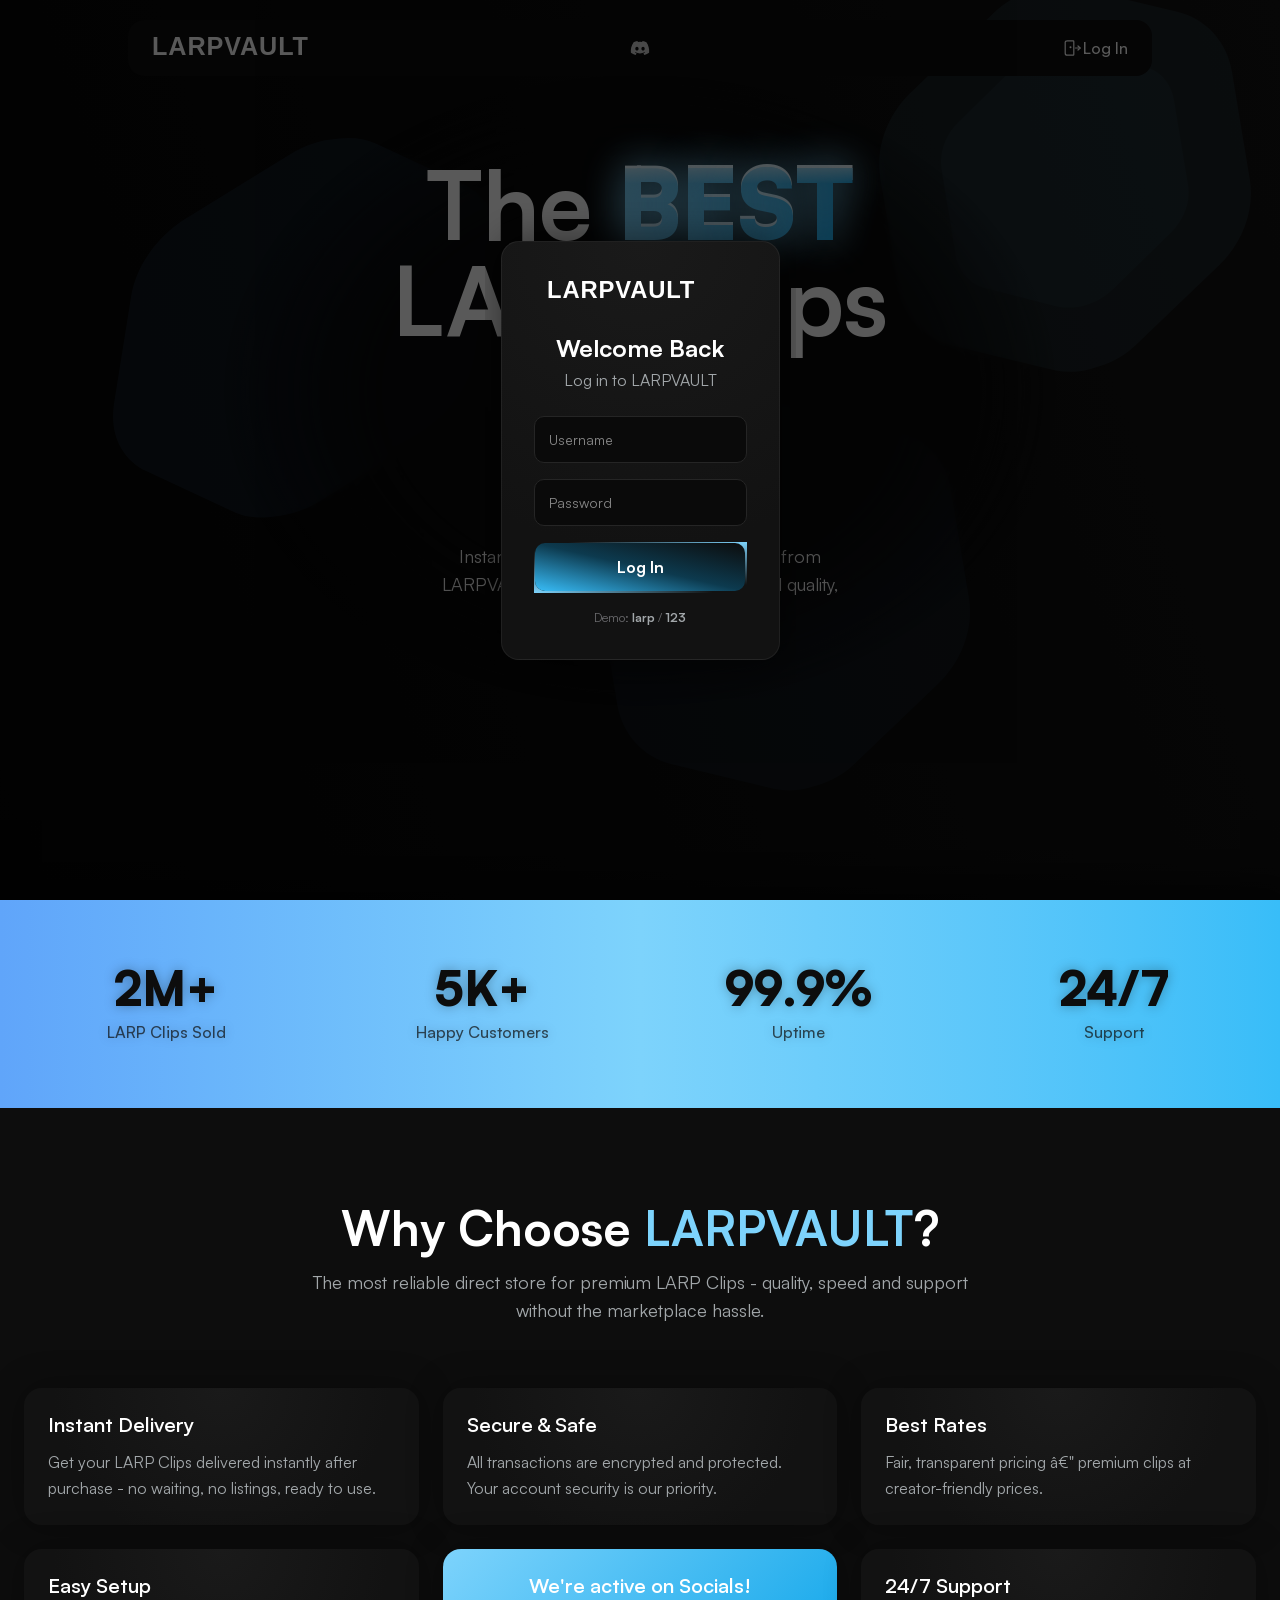
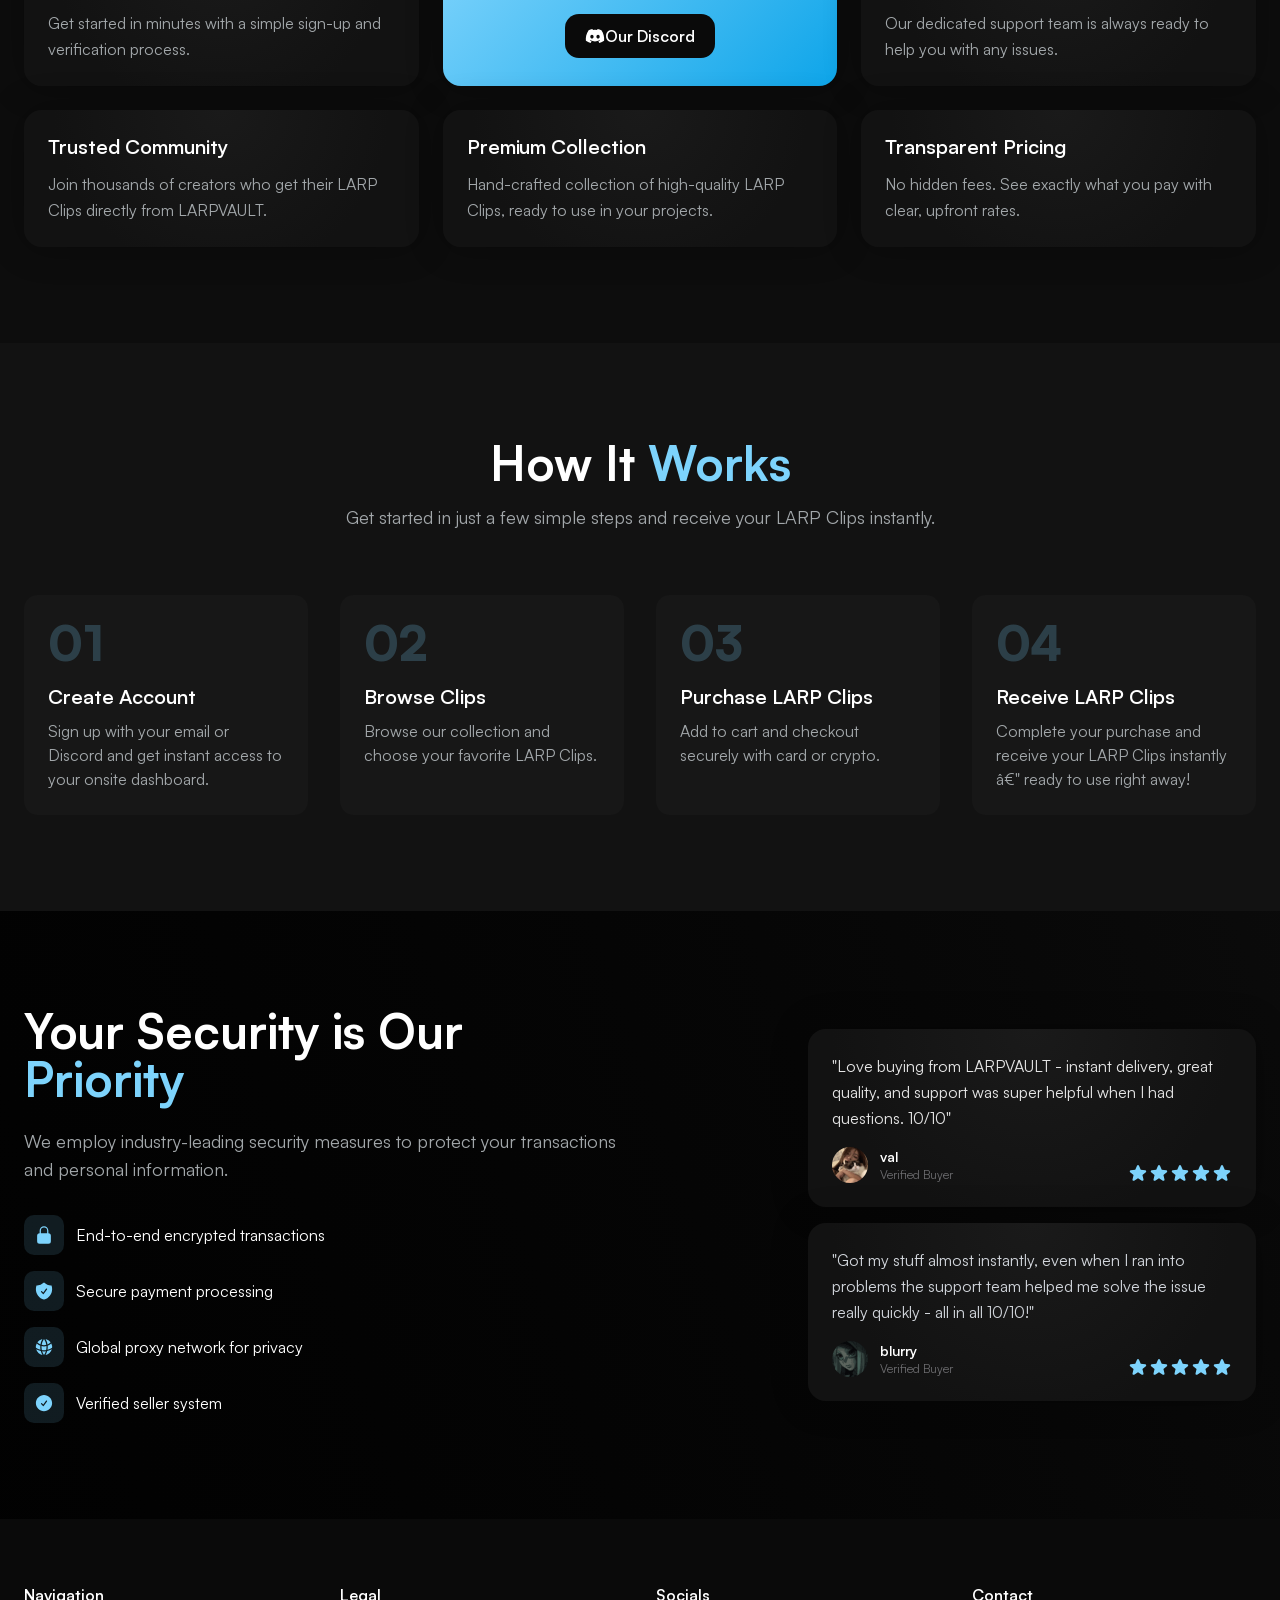
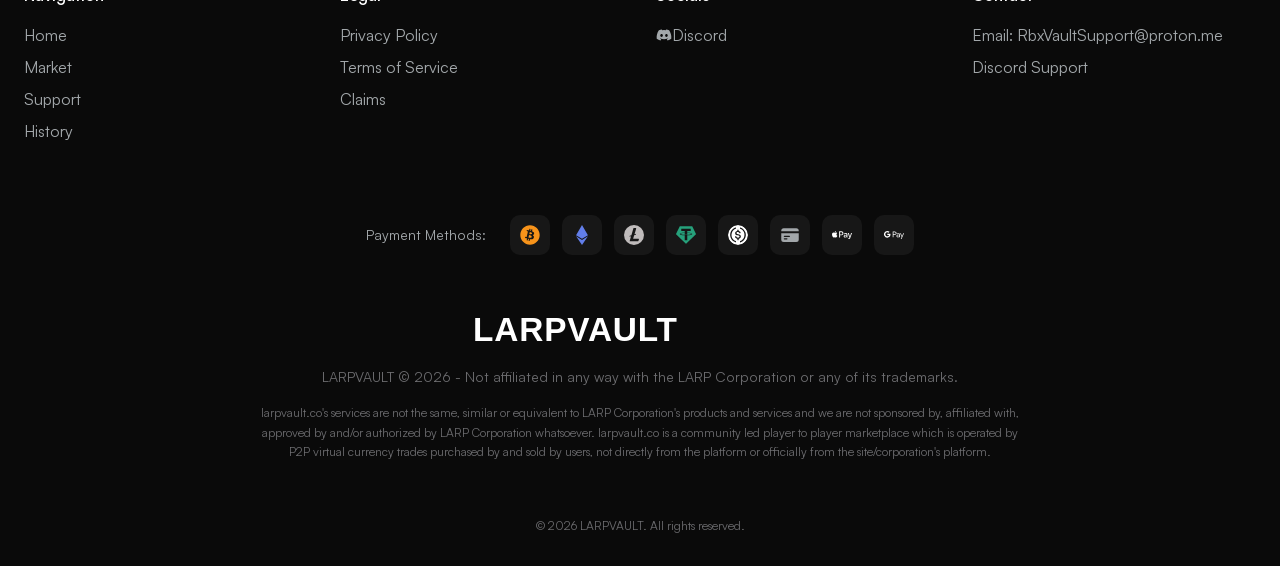
<file: dashboard/index.html>
ï»¿<!DOCTYPE html><!--TPh4eBciTUF_RIlFlbb4m--><html lang="en"><head><script>if(!localStorage.getItem("larp_auth")){location.href="/login/";}</script><meta charset="utf-8"><meta name="viewport" content="width=device-width, initial-scale=1"><link rel="preload" href="/fonts/31b169b6a2d90074-s.p.woff2" as="font" crossorigin="" type="font/woff2"><link rel="preload" href="/fonts/7c85d340480eabe7-s.p.woff2" as="font" crossorigin="" type="font/woff2"><link rel="preload" href="/fonts/d9396795aa5ec363-s.p.woff2" as="font" crossorigin="" type="font/woff2"><link rel="stylesheet" href="/css/a331b00dc5bc56e7.css" data-precedence="next"><link rel="preload" as="script" fetchpriority="low" href="/js/webpack-a534c6dbf4e790fb.js"><meta name="next-size-adjust" content=""><title>LARPVAULT - The Best LARP Clips Marketplace | Buy &amp; Sell LARP Clips Instantly</title><meta name="description" content="Buy and sell LARP Clips instantly on LARPVAULT. The #1 trusted LARP Clips marketplace with instant delivery, secure transactions, competitive rates, and 24/7 support. Join 5K+ happy customers today."><meta name="author" content="LARPVAULT"><meta name="keywords" content="LARP Clips marketplace,buy LARP Clips,sell LARP Clips,LARP gamepass,cheap LARP Clips,LARP Clips seller,fastest LARP Clips delivery,secure LARP Clips trading"><meta name="creator" content="LARPVAULT"><meta name="publisher" content="LARPVAULT"><meta name="robots" content="index, follow"><meta name="googlebot" content="index, follow, max-video-preview:-1, max-image-preview:large, max-snippet:-1"><link rel="canonical" href="https://larpvault.co"><meta property="og:title" content="LARPVAULT - The Best LARP Clips Marketplace"><meta property="og:description" content="Buy and sell LARP Clips instantly with the most trusted marketplace. Fast delivery, secure transactions, best rates."><meta property="og:url" content="https://larpvault.co"><meta property="og:site_name" content="LARPVAULT"><meta property="og:locale" content="en_US"><meta property="og:type" content="website"><meta name="twitter:card" content="summary"><meta name="twitter:creator" content="@LARPVAULT"><meta name="twitter:title" content="LARPVAULT - The Best LARP Clips Marketplace"><meta name="twitter:description" content="Buy and sell LARP Clips instantly with the most trusted marketplace. Fast delivery, secure transactions, best rates."><link rel="icon" href="/images/favicon.ico" type="image/x-icon" sizes="15x16"><link rel="icon" href="/images/favicon.png"></head><body class="__variable_b598ed __variable_178916 antialiased"><div hidden=""><!--$--><!--/$--></div><div class="min-h-screen" style="background-color:#0D0D0D"><div class="hidden lg:block fixed left-0 top-0 h-full w-68" style="background-color:#0D0D0D"><div class="flex flex-col h-full" style="background-color:#0D0D0D"><div class="p-6 flex flex-col items-center gap-3"><div class="flex flex-col gap-2 w-full max-w-[200px]"><div class="flex items-center gap-2 p-2.5 rounded-lg min-w-0 w-full" style="background-color:#121212;box-shadow:0 4px 12px rgba(0, 0, 0, 0.4), inset 0 1px 0 #232323"><svg xmlns="http://www.w3.org/2000/svg" viewBox="0 0 24 24" fill="currentColor" aria-hidden="true" data-slot="icon" class="w-4 h-4 shrink-0" style="color:#7DD3FC"><path fill-rule="evenodd" d="M7.5 6a4.5 4.5 0 1 1 9 0 4.5 4.5 0 0 1-9 0ZM3.751 20.105a8.25 8.25 0 0 1 16.498 0 .75.75 0 0 1-.437.695A18.683 18.683 0 0 1 12 22.5c-2.786 0-5.433-.608-7.812-1.7a.75.75 0 0 1-.437-.695Z" clip-rule="evenodd"></path></svg><span class="text-sm font-semibold text-white truncate min-w-0">-</span></div><div class="flex gap-2"><div class="flex-1 flex items-center gap-2 px-2.5 py-2 rounded-lg min-w-0 h-10" style="background-color:#121212;box-shadow:0 4px 12px rgba(0, 0, 0, 0.4), inset 0 1px 0 #232323"><svg xmlns="http://www.w3.org/2000/svg" viewBox="0 0 24 24" fill="currentColor" aria-hidden="true" data-slot="icon" class="w-4 h-4 shrink-0" style="color:#7DD3FC"><path d="M12 7.5a2.25 2.25 0 1 0 0 4.5 2.25 2.25 0 0 0 0-4.5Z"></path><path fill-rule="evenodd" d="M1.5 4.875C1.5 3.839 2.34 3 3.375 3h17.25c1.035 0 1.875.84 1.875 1.875v9.75c0 1.036-.84 1.875-1.875 1.875H3.375A1.875 1.875 0 0 1 1.5 14.625v-9.75ZM8.25 9.75a3.75 3.75 0 1 1 7.5 0 3.75 3.75 0 0 1-7.5 0ZM18.75 9a.75.75 0 0 0-.75.75v.008c0 .414.336.75.75.75h.008a.75.75 0 0 0 .75-.75V9.75a.75.75 0 0 0-.75-.75h-.008ZM4.5 9.75A.75.75 0 0 1 5.25 9h.008a.75.75 0 0 1 .75.75v.008a.75.75 0 0 1-.75.75H5.25a.75.75 0 0 1-.75-.75V9.75Z" clip-rule="evenodd"></path><path d="M2.25 18a.75.75 0 0 0 0 1.5c5.4 0 10.63.722 15.6 2.075 1.19.324 2.4-.558 2.4-1.82V18.75a.75.75 0 0 0-.75-.75H2.25Z"></path></svg><span class="text-sm font-semibold text-white truncate min-w-0 flex-1">-</span><button type="button" class="p-1 -mr-0.5 rounded transition-all duration-200 hover:bg-white/10 cursor-pointer disabled:opacity-50 disabled:cursor-not-allowed shrink-0" title="Refresh balance" onclick="refreshBalance()"><svg stroke="currentColor" fill="currentColor" stroke-width="0" viewBox="0 0 512 512" class="w-5 h-5 " style="color:#BBBBBB" height="1em" width="1em" xmlns="http://www.w3.org/2000/svg"><path d="M256 388c-72.597 0-132-59.405-132-132 0-72.601 59.403-132 132-132 36.3 0 69.299 15.4 92.406 39.601L278 234h154V80l-51.698 51.702C348.406 99.798 304.406 80 256 80c-96.797 0-176 79.203-176 176s78.094 176 176 176c81.045 0 148.287-54.134 169.401-128H378.85c-18.745 49.561-67.138 84-122.85 84z"></path></svg></button></div><button type="button" class="flex items-center justify-center w-10 h-10 rounded-lg transition-all duration-200 bg-[#121212] hover:bg-[#1a1a1a] active:translate-y-0.5 cursor-pointer disabled:opacity-50 disabled:cursor-not-allowed shrink-0" style="box-shadow:0 4px 12px rgba(0, 0, 0, 0.4), inset 0 1px 0 #232323" title="Logout" onclick="logout()"><img alt="Logout" loading="lazy" width="16" height="16" decoding="async" data-nimg="1" class="w-4 h-4 invert opacity-80" style="color:transparent" src="/images/open_door.svg"></button></div></div></div><div class="flex-1 min-h-0"><div data-simplebar="init" class="h-full sidebar-scroll"><div class="simplebar-wrapper"><div class="simplebar-height-auto-observer-wrapper"><div class="simplebar-height-auto-observer"></div></div><div class="simplebar-mask"><div class="simplebar-offset"><div class="simplebar-content-wrapper" tabindex="0" role="region" aria-label="scrollable content"><div class="simplebar-content"><div class="px-7 py-4"><div class="mb-6"><nav class="space-y-1"><a class="relative flex items-center px-3 py-3 rounded-[calc(1rem-1.5px)] text-sm text-white font-medium overflow-hidden nav-active" href="/dashboard" data-tab="overview"><svg stroke="currentColor" fill="currentColor" stroke-width="0" viewBox="0 0 448 512" class="w-5 h-5 mr-3 transition-colors " style="color:#7DD3FC" height="1em" width="1em" xmlns="http://www.w3.org/2000/svg"><path d="M160 80c0-26.5 21.5-48 48-48l32 0c26.5 0 48 21.5 48 48l0 352c0 26.5-21.5 48-48 48l-32 0c-26.5 0-48-21.5-48-48l0-352zM0 272c0-26.5 21.5-48 48-48l32 0c26.5 0 48 21.5 48 48l0 160c0 26.5-21.5 48-48 48l-32 0c-26.5 0-48-21.5-48-48L0 272zM368 96l32 0c26.5 0 48 21.5 48 48l0 288c0 26.5-21.5 48-48 48l-32 0c-26.5 0-48-21.5-48-48l0-288c0-26.5 21.5-48 48-48z"></path></svg>Buyer Overview</a><a class="group flex items-center px-3 py-3 rounded-[1rem] text-sm text-[#AAAAAA] font-medium hover:text-[#CCCCCC]" href="/dashboard/settings" data-tab="settings"><svg xmlns="http://www.w3.org/2000/svg" viewBox="0 0 24 24" fill="currentColor" aria-hidden="true" data-slot="icon" class="w-5 h-5 mr-3 transition-colors icon-hover" style="color:#515256"><path fill-rule="evenodd" d="M11.078 2.25c-.917 0-1.699.663-1.85 1.567L9.05 4.889c-.02.12-.115.26-.297.348a7.493 7.493 0 0 0-.986.57c-.166.115-.334.126-.45.083L6.3 5.508a1.875 1.875 0 0 0-2.282.819l-.922 1.597a1.875 1.875 0 0 0 .432 2.385l.84.692c.095.078.17.229.154.43a7.598 7.598 0 0 0 0 1.139c.015.2-.059.352-.153.43l-.841.692a1.875 1.875 0 0 0-.432 2.385l.922 1.597a1.875 1.875 0 0 0 2.282.818l1.019-.382c.115-.043.283-.031.45.082.312.214.641.405.985.57.182.088.277.228.297.35l.178 1.071c.151.904.933 1.567 1.85 1.567h1.844c.916 0 1.699-.663 1.85-1.567l.178-1.072c.02-.12.114-.26.297-.349.344-.165.673-.356.985-.57.167-.114.335-.125.45-.082l1.02.382a1.875 1.875 0 0 0 2.28-.819l.923-1.597a1.875 1.875 0 0 0-.432-2.385l-.84-.692c-.095-.078-.17-.229-.154-.43a7.614 7.614 0 0 0 0-1.139c-.016-.2.059-.352.153-.43l.84-.692c.708-.582.891-1.59.433-2.385l-.922-1.597a1.875 1.875 0 0 0-2.282-.818l-1.02.382c-.114.043-.282.031-.449-.083a7.49 7.49 0 0 0-.985-.57c-.183-.087-.277-.227-.297-.348l-.179-1.072a1.875 1.875 0 0 0-1.85-1.567h-1.843ZM12 15.75a3.75 3.75 0 1 0 0-7.5 3.75 3.75 0 0 0 0 7.5Z" clip-rule="evenodd"></path></svg>Settings</a><a href="https://discord.gg/larpvault" target="_blank" rel="noopener noreferrer" class="group flex items-center px-3 py-3 rounded-[1rem] text-sm text-[#AAAAAA] font-medium hover:text-[#CCCCCC]"><svg stroke="currentColor" fill="currentColor" stroke-width="0" viewBox="0 0 640 512" class="w-5 h-5 mr-3 transition-colors icon-hover" style="color:#515256" height="1em" width="1em" xmlns="http://www.w3.org/2000/svg"><path d="M524.531,69.836a1.5,1.5,0,0,0-.764-.7A485.065,485.065,0,0,0,404.081,32.03a1.816,1.816,0,0,0-1.923.91,337.461,337.461,0,0,0-14.9,30.6,447.848,447.848,0,0,0-134.426,0,309.541,309.541,0,0,0-15.135-30.6,1.89,1.89,0,0,0-1.924-.91A483.689,483.689,0,0,0,116.085,69.137a1.712,1.712,0,0,0-.788.676C39.068,183.651,18.186,294.69,28.43,404.354a2.016,2.016,0,0,0,.765,1.375A487.666,487.666,0,0,0,176.02,479.918a1.9,1.9,0,0,0,2.063-.676A348.2,348.2,0,0,0,208.12,430.4a1.86,1.86,0,0,0-1.019-2.588,321.173,321.173,0,0,1-45.868-21.853,1.885,1.885,0,0,1-.185-3.126c3.082-2.309,6.166-4.711,9.109-7.137a1.819,1.819,0,0,1,1.9-.256c96.229,43.917,200.41,43.917,295.5,0a1.812,1.812,0,0,1,1.924.233c2.944,2.426,6.027,4.851,9.132,7.16a1.884,1.884,0,0,1-.162,3.126,301.407,301.407,0,0,1-45.89,21.83,1.875,1.875,0,0,0-1,2.611,391.055,391.055,0,0,0,30.014,48.815,1.864,1.864,0,0,0,2.063.7A486.048,486.048,0,0,0,610.7,405.729a1.882,1.882,0,0,0,.765-1.352C623.729,277.594,590.933,167.465,524.531,69.836ZM222.491,337.58c-28.972,0-52.844-26.587-52.844-59.239S193.056,219.1,222.491,219.1c29.665,0,53.306,26.82,52.843,59.239C275.334,310.993,251.924,337.58,222.491,337.58Zm195.38,0c-28.971,0-52.843-26.587-52.843-59.239S388.437,219.1,417.871,219.1c29.667,0,53.307,26.82,52.844,59.239C470.715,310.993,447.538,337.58,417.871,337.58Z"></path></svg>Our Discord</a></nav></div><div class="mb-6"><h3 class="text-xs font-semibold uppercase mb-3 ml-3" style="color:#A2A7AA">Customer Area</h3><nav class="space-y-1"><a class="group flex items-center px-3 py-3 rounded-[1rem] text-sm text-[#AAAAAA] font-medium hover:text-[#CCCCCC]" href="/dashboard/market" data-tab="market"><svg xmlns="http://www.w3.org/2000/svg" viewBox="0 0 24 24" fill="currentColor" aria-hidden="true" data-slot="icon" class="w-5 h-5 mr-3 transition-colors icon-hover" style="color:#515256"><path d="M2.25 2.25a.75.75 0 0 0 0 1.5h1.386c.17 0 .318.114.362.278l2.558 9.592a3.752 3.752 0 0 0-2.806 3.63c0 .414.336.75.75.75h15.75a.75.75 0 0 0 0-1.5H5.378A2.25 2.25 0 0 1 7.5 15h11.218a.75.75 0 0 0 .674-.421 60.358 60.358 0 0 0 2.96-7.228.75.75 0 0 0-.525-.965A60.864 60.864 0 0 0 5.68 4.509l-.232-.867A1.875 1.875 0 0 0 3.636 2.25H2.25ZM3.75 20.25a1.5 1.5 0 1 1 3 0 1.5 1.5 0 0 1-3 0ZM16.5 20.25a1.5 1.5 0 1 1 3 0 1.5 1.5 0 0 1-3 0Z"></path></svg>Buy Clips</a><a class="group flex items-center px-3 py-3 rounded-[1rem] text-sm text-[#AAAAAA] font-medium hover:text-[#CCCCCC]" href="/dashboard/purchases" data-tab="history"><svg xmlns="http://www.w3.org/2000/svg" viewBox="0 0 24 24" fill="currentColor" aria-hidden="true" data-slot="icon" class="w-5 h-5 mr-3 transition-colors icon-hover" style="color:#515256"><path fill-rule="evenodd" d="M12 2.25c-5.385 0-9.75 4.365-9.75 9.75s4.365 9.75 9.75 9.75 9.75-4.365 9.75-9.75S17.385 2.25 12 2.25ZM12.75 6a.75.75 0 0 0-1.5 0v6c0 .414.336.75.75.75h4.5a.75.75 0 0 0 0-1.5h-3.75V6Z" clip-rule="evenodd" /></svg>Purchase History</a><a class="group flex items-center px-3 py-3 rounded-[1rem] text-sm text-[#AAAAAA] font-medium hover:text-[#CCCCCC]" href="/dashboard/payments" data-tab="history"><svg xmlns="http://www.w3.org/2000/svg" viewBox="0 0 24 24" fill="currentColor" aria-hidden="true" data-slot="icon" class="w-5 h-5 mr-3 transition-colors icon-hover" style="color:#515256"><path d="M12 7.5a2.25 2.25 0 1 0 0 4.5 2.25 2.25 0 0 0 0-4.5Z"></path><path fill-rule="evenodd" d="M1.5 4.875C1.5 3.839 2.34 3 3.375 3h17.25c1.035 0 1.875.84 1.875 1.875v9.75c0 1.036-.84 1.875-1.875 1.875H3.375A1.875 1.875 0 0 1 1.5 14.625v-9.75ZM8.25 9.75a3.75 3.75 0 1 1 7.5 0 3.75 3.75 0 0 1-7.5 0ZM18.75 9a.75.75 0 0 0-.75.75v.008c0 .414.336.75.75.75h.008a.75.75 0 0 0 .75-.75V9.75a.75.75 0 0 0-.75-.75h-.008ZM4.5 9.75A.75.75 0 0 1 5.25 9h.008a.75.75 0 0 1 .75.75v.008a.75.75 0 0 1-.75.75H5.25a.75.75 0 0 1-.75-.75V9.75Z" clip-rule="evenodd"></path><path d="M2.25 18a.75.75 0 0 0 0 1.5c5.4 0 10.63.722 15.6 2.075 1.19.324 2.4-.558 2.4-1.82V18.75a.75.75 0 0 0-.75-.75H2.25Z"></path></svg>Transaction History</a><a class="group flex items-center px-3 py-3 rounded-[1rem] text-sm text-[#AAAAAA] font-medium hover:text-[#CCCCCC]" href="/dashboard/topup"><svg stroke="currentColor" fill="currentColor" stroke-width="0" viewBox="0 0 512 512" class="w-4 h-4 mr-3 transition-colors icon-hover" style="color:#515256" height="1em" width="1em" xmlns="http://www.w3.org/2000/svg"><path d="M64 32C28.7 32 0 60.7 0 96L0 416c0 35.3 28.7 64 64 64l384 0c35.3 0 64-28.7 64-64l0-224c0-35.3-28.7-64-64-64L80 128c-8.8 0-16-7.2-16-16s7.2-16 16-16l368 0c17.7 0 32-14.3 32-32s-14.3-32-32-32L64 32zM416 272a32 32 0 1 1 0 64 32 32 0 1 1 0-64z"></path></svg>Top Up Clips</a></nav></div><div class="mb-6"><h3 class="text-xs font-semibold uppercase mb-3 ml-3" style="color:#A2A7AA">Developer Area</h3><nav class="space-y-1"><a class="group flex items-center px-3 py-3 rounded-[1rem] text-sm text-[#AAAAAA] font-medium hover:text-[#CCCCCC]" href="/dashboard/api"><svg stroke="currentColor" fill="currentColor" stroke-width="0" viewBox="0 0 640 512" class="w-5 h-5 mr-3 transition-colors icon-hover" style="color:#515256" height="1em" width="1em" xmlns="http://www.w3.org/2000/svg"><path d="M392.8 1.2c-17-4.9-34.7 5-39.6 22l-128 448c-4.9 17 5 34.7 22 39.6s34.7-5 39.6-22l128-448c4.9-17-5-34.7-22-39.6zm80.6 120.1c-12.5 12.5-12.5 32.8 0 45.3L562.7 256l-89.4 89.4c-12.5 12.5-12.5 32.8 0 45.3s32.8 12.5 45.3 0l112-112c12.5-12.5 12.5-32.8 0-45.3l-112-112c-12.5-12.5-32.8-12.5-45.3 0zm-306.7 0c-12.5-12.5-32.8-12.5-45.3 0l-112 112c-12.5 12.5-12.5 32.8 0 45.3l112 112c12.5 12.5 32.8 12.5 45.3 0s12.5-32.8 0-45.3L77.3 256l89.4-89.4c12.5-12.5 12.5-32.8 0-45.3z"></path></svg>Public API</a></nav></div></div></div></div></div></div><div class="simplebar-placeholder"></div></div><div class="simplebar-track simplebar-horizontal"><div class="simplebar-scrollbar"></div></div><div class="simplebar-track simplebar-vertical"><div class="simplebar-scrollbar"></div></div></div></div></div></div><div class="lg:ml-68"><main class="h-screen overflow-hidden">
<div class="p-4 h-full" style="overflow-y:auto">
<div class="rounded-lg p-6 h-full dashboard-panel" style="background:#0D0D0D;box-shadow:0 0 30px rgba(0, 0, 0, 0.8)">
  <div class="mb-6">
    <h1 class="page-title text-3xl font-bold text-white" style="font-size:30px">Buyer Overview</h1>
    <p class="page-subtitle text-base mt-2" style="color:#A2A7AA">Welcome back! Here's what's happening with your account.</p>
  </div>

  <!-- OVERVIEW -->
  <div class="tab-pane active" id="tab-overview" data-tab="overview">

    <!-- HERO BANNER -->
    <div class="relative overflow-hidden rounded-[18px] p-8 mb-6" style="background:radial-gradient(circle at top left, #1a1a1a, #121212 70%);box-shadow:0 0 36px rgba(0,0,0,0.32)">
      <div class="absolute inset-0 pointer-events-none" style="background:linear-gradient(135deg, rgba(125,211,252,0.10), transparent 55%)"></div>
      <div class="relative flex flex-col md:flex-row md:items-center md:justify-between gap-6">
        <div>
          <h2 class="text-2xl md:text-3xl font-bold text-white leading-tight">Welcome back to <span style="color:#7DD3FC">LARPVAULT</span></h2>
          <p class="mt-2 max-w-md text-sm" style="color:#A2A7AA">Your premium LARP Clips dashboard. Track your balance, grab clips and manage everything in one place.</p>
        </div>
        <div class="relative inline-block p-[1.5px] rounded-lg shrink-0">
          <div class="absolute inset-0 rounded-lg pointer-events-none" style="background:radial-gradient(ellipse 120% 120% at 0% 100%, #7DD3FC 0%, transparent 70%), radial-gradient(ellipse 120% 120% at 100% 0%, #7DD3FC 0%, transparent 70%)"></div>
          <button onclick="showTab('market')" class="relative flex items-center justify-center gap-2 px-7 py-3 rounded-[10px] font-bold text-white" style="background:#0C0C0C;border:none;cursor:pointer">
            <span class="absolute inset-0 rounded-[10px] pointer-events-none" style="background:linear-gradient(to top right, #38BDF8, rgba(14,165,233,0.3), transparent)"></span>
            <span class="relative z-10 flex items-center gap-2"><img alt="LARP Clips" src="/images/larp_clip.svg" class="w-5 h-5">Get Clips</span>
          </button>
        </div>
      </div>
    </div>

    <!-- STATS BAND -->
    <div class="rounded-[18px] p-6 md:p-8 mb-6" style="background:linear-gradient(to right, #60A5FA, #7DD3FC, #38BDF8);box-shadow:0 0 40px rgba(0,0,0,0.5)">
      <div class="grid grid-cols-2 lg:grid-cols-4 gap-6">
        <div class="text-center">
          <div class="text-3xl md:text-4xl font-black" style="color:#0D0D0D;text-shadow:0 0 6px rgba(0,0,0,0.3)" id="stat-clips">0</div>
          <div class="mt-1 text-sm font-medium" style="color:rgba(13,13,13,0.7)">Total Clips</div>
        </div>
        <div class="text-center">
          <div class="text-3xl md:text-4xl font-black" style="color:#0D0D0D;text-shadow:0 0 6px rgba(0,0,0,0.3)" id="stat-spent">$0.00</div>
          <div class="mt-1 text-sm font-medium" style="color:rgba(13,13,13,0.7)">Total Spent</div>
        </div>
        <div class="text-center">
          <div class="text-3xl md:text-4xl font-black" style="color:#0D0D0D;text-shadow:0 0 6px rgba(0,0,0,0.3)" id="stat-purchases">0</div>
          <div class="mt-1 text-sm font-medium" style="color:rgba(13,13,13,0.7)">Purchases</div>
        </div>
        <div class="text-center">
          <div class="text-3xl md:text-4xl font-black" style="color:#0D0D0D;text-shadow:0 0 6px rgba(0,0,0,0.3)">$0.25<span class="text-base font-bold">/clip</span></div>
          <div class="mt-1 text-sm font-medium" style="color:rgba(13,13,13,0.7)">Current Rate</div>
        </div>
      </div>
    </div>

    <!-- QUICK ACTIONS -->
    <h2 class="text-xl md:text-2xl font-bold text-white mb-4">Quick <span style="color:#7DD3FC">Actions</span></h2>
    <div class="grid grid-cols-1 sm:grid-cols-2 gap-6">
      <div class="p-6 rounded-[18px] flex flex-col" style="background:radial-gradient(circle at top, #1a1a1a, #121212 70%);box-shadow:0 0 36px rgba(0,0,0,0.32)">
        <h3 class="text-lg font-semibold text-white mb-2">Buy Clips</h3>
        <p class="text-sm leading-relaxed mb-5 flex-1" style="color:#A2A7AA">Pick the amount you want and purchase instantly.</p>
        <button onclick="showTab('market')" class="w-full rounded-lg py-2.5 font-bold" style="background:linear-gradient(135deg,#7DD3FC,#0EA5E9);color:#0D0D0D;border:none;cursor:pointer">Go to Market</button>
      </div>
      <div class="p-6 rounded-[18px] flex flex-col" style="background:radial-gradient(circle at top, #1a1a1a, #121212 70%);box-shadow:0 0 36px rgba(0,0,0,0.32)">
        <h3 class="text-lg font-semibold text-white mb-2">View History</h3>
        <p class="text-sm leading-relaxed mb-5 flex-1" style="color:#A2A7AA">See your past purchases, spending and downloads.</p>
        <button onclick="showTab('history')" class="w-full rounded-lg py-2.5 font-bold" style="background:linear-gradient(135deg,#7DD3FC,#0EA5E9);color:#0D0D0D;border:none;cursor:pointer">View History</button>
      </div>
    </div>
  </div>

  <!-- MARKET -->
  <div class="tab-pane" id="tab-market" data-tab="market">
    <h2 class="text-lg font-bold text-white mb-4">Buy LARP Clips</h2>
    <div class="rounded-[1rem] mb-6" style="background-color:#121212;box-shadow:0 4px 12px rgba(0, 0, 0, 0.4), inset 0 1px 0 #232323">
      <div class="flex justify-between items-center py-3" style="border-bottom:1px solid #252525">
        <span class="text-sm" style="color:#A2A7AA">LARP Clips in Stock</span>
        <span class="font-bold" style="color:#7DD3FC" id="stock-count">0</span>
      </div>
      <div class="flex justify-between items-center py-3">
        <span class="text-sm" style="color:#A2A7AA">Current Rate</span>
        <span class="font-bold" style="color:#7DD3FC">$0.25 per clip</span>
      </div>
    </div>

    <div class="rounded-[1rem] p-6 max-w-md" style="background-color:#121212;box-shadow:0 4px 12px rgba(0, 0, 0, 0.4), inset 0 1px 0 #232323">
      <label class="block text-sm mb-3" style="color:#A2A7AA">Select Amount</label>
      <div class="flex items-center justify-center gap-4 mb-6">
        <button id="qty-minus" onclick="changeQty(-1)" class="flex items-center justify-center w-12 h-12 rounded-xl text-xl font-bold" style="background:#1a1a1a;border:1px solid #333;color:#7DD3FC;cursor:pointer;transition:all .15s">-</button>
        <div id="qty-display" class="text-center min-w-[80px]" style="color:#7DD3FC;font-size:42px;font-weight:800;line-height:1">1</div>
        <button id="qty-plus" onclick="changeQty(1)" class="flex items-center justify-center w-12 h-12 rounded-xl text-xl font-bold" style="background:#1a1a1a;border:1px solid #333;color:#7DD3FC;cursor:pointer;transition:all .15s">+</button>
      </div>
      <div class="text-center mb-2">
        <span class="text-sm" style="color:#6B6B6E">Max: <span id="qty-max">15</span> clips</span>
      </div>
      <div class="text-center mb-6" style="color:#A2A7AA;font-size:15px">
        Price: <span id="qty-price" style="color:#7DD3FC;font-weight:700;font-size:20px">$0.25</span>
        <span style="color:#6B6B6E;font-size:13px"> ($0.25/clip)</span>
      </div>
      <button id="buy-btn" onclick="buySelected()" class="w-full rounded-lg py-3 font-bold text-base" style="background:linear-gradient(135deg,#7DD3FC,#0EA5E9);color:#0D0D0D;border:none;cursor:pointer">Buy 1 Clip for $0.25</button>
      <p class="text-xs text-center mt-3" style="color:#6B6B6E">Maximum of 15 purchases per account.</p>
    </div>
  </div>

  <!-- HISTORY -->
  <div class="tab-pane" id="tab-history" data-tab="history">
    <h2 class="text-lg font-bold text-white mb-4">Purchase History <span class="text-sm font-medium align-middle" style="color:#6B6B6E">· <span id="hist-count">0</span> transactions</span></h2>
    <div class="rounded-[18px] p-2 sm:p-4" style="background:radial-gradient(circle at top, #1a1a1a, #121212 70%);box-shadow:0 0 36px rgba(0,0,0,0.32)">
      <div id="hist-list">
        <div class="empty-state text-center py-10" style="color:#6B6B6E">No purchases yet. Buy some clips to see them here!</div>
      </div>
    </div>
  </div>

  <!-- SETTINGS -->
  <div class="tab-pane" id="tab-settings" data-tab="settings">
    <h2 class="text-lg font-bold text-white mb-4">Settings</h2>
    <div class="rounded-[1rem] p-6 max-w-lg" style="background-color:#121212;box-shadow:0 4px 12px rgba(0, 0, 0, 0.4), inset 0 1px 0 #232323">
      <div class="flex justify-between items-center py-4" style="border-bottom:1px solid #252525">
        <div><div class="text-white font-semibold">Account</div><div class="text-sm" style="color:#6B6B6E">Logged in as larp</div></div>
      </div>
      <div class="flex justify-between items-center py-4" style="border-bottom:1px solid #252525">
        <div><div class="text-white font-semibold">Email</div><div class="text-sm" style="color:#6B6B6E">larp@larpvault.co</div></div>
      </div>
      <div class="flex justify-between items-center py-4" style="border-bottom:1px solid #252525">
        <div><div class="text-white font-semibold">Role</div><div class="text-sm" style="color:#6B6B6E">Buyer</div></div>
      </div>
      <button onclick="logout()" class="w-full rounded-lg py-2.5 font-bold mt-6" style="background:#121212;border:1px solid #252525;color:#fff;cursor:pointer">Log Out</button>
    </div>
  </div>
</div></div>
</main></div></div><div class="fixed top-4 right-4 z-50 flex flex-col gap-2 pointer-events-none"></div>
<style>
.tab-pane { display: none; }
.tab-pane.active { display: block; }
.nav-active { background: linear-gradient(to top right, #1E3A5F, #0C0C0C) !important; color: #fff !important; box-shadow: 0 0 0 1.5px rgba(125, 211, 252, 0.3), 0 0 20px rgba(125, 211, 252, 0.08) !important; }
.hist-row { border-bottom: 1px solid #252525; }
.hist-row:last-child { border-bottom: none; }
</style>

<script>
(function() {
  function fixUserInfo() {
    document.querySelectorAll('span.text-sm.font-semibold.text-white').forEach(function(s) {
      var t = s.textContent.trim();
      if (t === '-' || t === '\u2014' || t === '\u2013' || t === '\uFFFD' || t.indexOf('\uFFFD') !== -1 || t.indexOf('\u20AC') !== -1 || t.indexOf('\u00E2') !== -1 || t.indexOf('\u201D') !== -1) {
        var parent = s.closest('div');
        if (parent && parent.innerHTML.includes('M7.5 6a4.5')) {
          s.textContent = '@larp';
        } else if (parent && parent.innerHTML.includes('M12 7.5a2.25')) {
          s.textContent = '$0.00';
        }
      }
    });
    var all = document.querySelectorAll('span.text-sm.font-semibold.text-white');
    if (all.length >= 2) {
      var t0 = all[0].textContent.trim();
      var t1 = all[1].textContent.trim();
      if (t0 === '-' || t0 === '\u2014' || t0 === '\uFFFD' || t0.indexOf('\uFFFD') !== -1) all[0].textContent = '@larp';
      if (t1 === '-' || t1 === '\u2014' || t1 === '\uFFFD' || t1.indexOf('\uFFFD') !== -1) all[1].textContent = '$0.00';
    }
  }
  fixUserInfo();
  setTimeout(fixUserInfo, 400);
  setTimeout(fixUserInfo, 1200);

  var tabs = ['overview', 'market', 'history', 'settings'];
  var tabTitles = {
    overview: { title: 'Buyer Overview', subtitle: 'Welcome back! Here\'s what\'s happening with your account.' },
    market: { title: 'Buy Clips', subtitle: 'Purchase LARP Clips instantly with secure delivery.' },
    history: { title: 'Purchase History', subtitle: 'View your past purchases and downloaded clips.' },
    settings: { title: 'Settings', subtitle: 'Manage your account settings.' }
  };

  function showTab(id) {
    document.querySelectorAll('.tab-pane').forEach(function(el) { el.classList.remove('active'); });
    var pane = document.getElementById('tab-' + id);
    if (pane) pane.classList.add('active');
    document.querySelectorAll('a[href^="/dashboard"], a[data-tab]').forEach(function(a) {
      a.classList.remove('nav-active');
    });
    var activeLink = null;
    document.querySelectorAll('a[href^="/dashboard"], a[data-tab]').forEach(function(a) {
      var tab = a.getAttribute('data-tab') || a.getAttribute('href') || '';
      if (tab === id || tab.includes('/' + id) || (id === 'overview' && (tab === '/dashboard' || tab === '/dashboard/'))) {
        activeLink = a;
      }
    });
    if (activeLink) activeLink.classList.add('nav-active');
    var info = tabTitles[id] || tabTitles.overview;
    var t = document.querySelector('.page-title');
    var s = document.querySelector('.page-subtitle');
    if (t) t.textContent = info.title;
    if (s) s.textContent = info.subtitle;
    history.replaceState(null, '', id === 'overview' ? '/dashboard/' : '/dashboard/' + id + '/');
  }

  // ---- Transaction history system ----
  var TX_KEY = 'larp_transactions';
  function getTx() {
    try {
      var raw = localStorage.getItem(TX_KEY);
      if (raw) return JSON.parse(raw);
    } catch (e) {}
    return [];
  }
  function saveTx(list) { try { localStorage.setItem(TX_KEY, JSON.stringify(list)); } catch (e) {} }

  function fmtMoney(n) { return '$' + Number(n).toFixed(2); }
  function fmtClips(n) { return Number(n).toLocaleString() + ' Clips'; }
  function fmtDate(ts) {
    var d = new Date(ts);
    var date = d.toLocaleDateString([], { month: 'short', day: 'numeric', year: 'numeric' });
    var time = d.toLocaleTimeString([], { hour: '2-digit', minute: '2-digit' });
    return date + ' · ' + time;
  }

  function renderHistory() {
    var list = document.getElementById('hist-list');
    if (!list) return;
    var tx = getTx();
    var countEl = document.getElementById('hist-count');
    if (countEl) countEl.textContent = tx.length;
    if (!tx.length) {
      list.innerHTML = '<div class="empty-state text-center py-10" style="color:#6B6B6E">No purchases yet. Buy some clips to see them here!</div>';
      return;
    }
    var html = '';
    tx.slice().reverse().forEach(function(t, idx) {
      var realIdx = tx.length - 1 - idx;
      html += '<div class="hist-row py-3.5" style="border-bottom:1px solid #252525">'
        + '<div class="flex items-center justify-between mb-2">'
        + '<div class="flex items-center gap-3">'
        + '<div class="flex items-center justify-center w-10 h-10 rounded-xl shrink-0" style="background:linear-gradient(135deg,#7DD3FC,#0EA5E9)"><svg viewBox="0 0 24 24" fill="none" stroke="currentColor" stroke-width="2" class="w-5 h-5" style="color:#0D0D0D"><path d="M12 7.5a2.25 2.25 0 1 0 0 4.5 2.25 2.25 0 0 0 0-4.5Z"></path><path fill-rule="evenodd" d="M1.5 4.875C1.5 3.839 2.34 3 3.375 3h17.25c1.035 0 1.875.84 1.875 1.875v9.75c0 1.036-.84 1.875-1.875 1.875H3.375A1.875 1.875 0 0 1 1.5 14.625v-9.75ZM8.25 9.75a3.75 3.75 0 1 1 7.5 0 3.75 3.75 0 0 1-7.5 0ZM18.75 9a.75.75 0 0 0-.75.75v.008c0 .414.336.75.75.75h.008a.75.75 0 0 0 .75-.75V9.75a.75.75 0 0 0-.75-.75h-.008ZM4.5 9.75A.75.75 0 0 1 5.25 9h.008a.75.75 0 0 1 .75.75v.008a.75.75 0 0 1-.75.75H5.25a.75.75 0 0 1-.75-.75V9.75Z" clip-rule="evenodd"></path><path d="M2.25 18a.75.75 0 0 0 0 1.5c5.4 0 10.63.722 15.6 2.075 1.19.324 2.4-.558 2.4-1.82V18.75a.75.75 0 0 0-.75-.75H2.25Z"></path></svg></div>'
        + '<div class="flex flex-col gap-0.5"><span class="text-white font-semibold">' + fmtClips(t.clips) + '</span><span style="color:#6B6B6E;font-size:12px">' + fmtDate(t.ts) + '</span></div>'
        + '</div>'
        + '<div class="flex items-center gap-3">'
        + '<span class="font-bold" style="color:#7DD3FC">' + fmtMoney(t.price) + '</span>'
        + '<span class="text-xs font-semibold px-2.5 py-1 rounded-full" style="background:rgba(34,197,94,0.15);color:#22C55E">' + (t.status || 'Completed') + '</span>'
        + '</div>'
        + '</div>';
      if (t.purchased_clips && t.purchased_clips.length > 0) {
        html += '<div class="mt-2 ml-13">';
        html += '<div class="flex flex-wrap gap-2">';
        t.purchased_clips.forEach(function(clip) {
          var shortName = clip.name.length > 28 ? clip.name.substring(0, 25) + '...' : clip.name;
          html += '<a href="' + clip.url + '" download="' + clip.name + '" '
            + 'class="inline-flex items-center gap-1.5 px-3 py-1.5 rounded-lg text-xs font-semibold text-decoration-none" '
            + 'style="background:rgba(125,211,252,0.1);color:#7DD3FC;border:1px solid rgba(125,211,252,0.2);cursor:pointer" '
            + 'title="' + clip.name + '">'
            + '<svg viewBox="0 0 24 24" fill="none" stroke="currentColor" stroke-width="2" class="w-3.5 h-3.5"><path d="M21 15v4a2 2 0 0 1-2 2H5a2 2 0 0 1-2-2v-4"/><polyline points="7 10 12 15 17 10"/><line x1="12" y1="15" x2="12" y2="3"/></svg>'
            + shortName
            + '</a>';
        });
        html += '</div></div>';
      }
      html += '</div>';
    });
    list.innerHTML = html;
  }

  function updateOverviewStats() {
    var tx = getTx();
    var spent = tx.reduce(function(s, t) { return s + Number(t.price); }, 0);
    var totalClips = tx.reduce(function(s, t) { return s + Number(t.clips); }, 0);
    var spentEl = document.getElementById('stat-spent');
    var purchEl = document.getElementById('stat-purchases');
    var clipsEl = document.getElementById('stat-clips');
    if (spentEl) spentEl.textContent = fmtMoney(spent);
    if (purchEl) purchEl.textContent = tx.length;
    if (clipsEl) clipsEl.textContent = Number(totalClips).toLocaleString();
  }

  function loadStock() {
    fetch('/api/clips/stock').then(function(r){ return r.json(); }).then(function(data) {
      var el = document.getElementById('stock-count');
      if (el) el.textContent = data.count + ' clips available';
      window._serverStock = data.count;
      window._serverFiles = data.files;
      var maxEl = document.getElementById('qty-max');
      if (maxEl) maxEl.textContent = data.count;
      updateQtyDisplay();
    }).catch(function(){});
  }

  // ---- Quantity selector ----
  var _qty = 1;
  var _maxQty = 15;
  var RATE = 0.25;

  function changeQty(delta) {
    _qty = Math.max(1, Math.min(_maxQty, _qty + delta));
    updateQtyDisplay();
  }

  function updateQtyDisplay() {
    var display = document.getElementById('qty-display');
    var price = document.getElementById('qty-price');
    var btn = document.getElementById('buy-btn');
    var minus = document.getElementById('qty-minus');
    var plus = document.getElementById('qty-plus');
    if (display) display.textContent = _qty;
    if (price) price.textContent = '$' + (_qty * RATE).toFixed(2);
    if (btn) {
      var tx = getTx();
      var atCap = tx.length >= MAX_PURCHASES;
      btn.textContent = 'Buy ' + _qty + ' Clip' + (_qty > 1 ? 's' : '') + ' for $' + (_qty * RATE).toFixed(2);
      btn.disabled = atCap;
      btn.style.opacity = atCap ? '0.5' : '1';
      btn.style.cursor = atCap ? 'not-allowed' : 'pointer';
    }
    if (minus) {
      minus.style.opacity = _qty <= 1 ? '0.3' : '1';
      minus.style.cursor = _qty <= 1 ? 'not-allowed' : 'pointer';
    }
    if (plus) {
      plus.style.opacity = _qty >= _maxQty ? '0.3' : '1';
      plus.style.cursor = _qty >= _maxQty ? 'not-allowed' : 'pointer';
    }
  }

  var MAX_PURCHASES = 15;
  function buySelected() {
    buy(_qty);
  }

  function buy(n) {
    var tx = getTx();
    if (tx.length >= MAX_PURCHASES) {
      alert('You have reached the maximum of ' + MAX_PURCHASES + ' purchases.');
      return;
    }
    var price = (n * RATE);
    var btn = document.getElementById('buy-btn');
    if (btn) { btn.disabled = true; btn.style.opacity = '0.5'; btn.style.cursor = 'wait'; }

    fetch('/api/clips/purchase?qty=' + encodeURIComponent(n))
      .then(function(r) { return r.json(); })
      .then(function(data) {
        var clips = data.clips || [];
        tx.push({
          clips: n,
          price: price,
          ts: Date.now(),
          status: 'Completed',
          purchased_clips: clips
        });
        saveTx(tx);
        loadStock();
        renderHistory();
        updateOverviewStats();
        updateQtyDisplay();
        alert('Purchased ' + Number(n).toLocaleString() + ' LARP Clips for $' + price.toFixed(2) + '!\n\nYou received ' + clips.length + ' unique clip(s). Check History to download.');
        showTab('history');
      })
      .catch(function(err) {
        updateQtyDisplay();
        alert('Purchase failed. Please try again.');
      });
  }

  function refreshBuyButtons() {
    updateQtyDisplay();
  }

  function logout() {
    localStorage.removeItem('larp_auth');
    location.href = '/login/';
  }

  function refreshBalance() {
    var b = document.getElementById('user-balance');
    if (b) { b.textContent = '$0.00'; }
  }

  // Nav links
  document.querySelectorAll('a[href^="/dashboard"], a[data-tab]').forEach(function(a) {
    a.addEventListener('click', function(e) {
      var tab = a.getAttribute('data-tab');
      var href = a.getAttribute('href') || '';
      if (!tab) {
        if (href.includes('market') || href.includes('buy')) tab = 'market';
        else if (href.includes('purchases') || href.includes('history')) tab = 'history';
        else if (href.includes('settings')) tab = 'settings';
        else if (href.includes('payments')) tab = 'history';
        else if (href === '/dashboard' || href === '/dashboard/') tab = 'overview';
      }
      if (tab && tabs.indexOf(tab) !== -1) {
        e.preventDefault();
        showTab(tab);
      }
    });
  });

  // Initial tab
  var path = location.pathname;
  if (path.includes('market') || path.includes('buy')) showTab('market');
  else if (path.includes('purchases') || path.includes('history')) showTab('history');
  else if (path.includes('settings')) showTab('settings');
  else showTab('overview');
  renderHistory();
  updateOverviewStats();
  updateQtyDisplay();
  loadStock();

  window.buy = buy;
  window.buySelected = buySelected;
  window.changeQty = changeQty;
  window.logout = logout;
  window.refreshBalance = refreshBalance;
  window.showTab = showTab;
})();
</script>

</body></html>
</file>
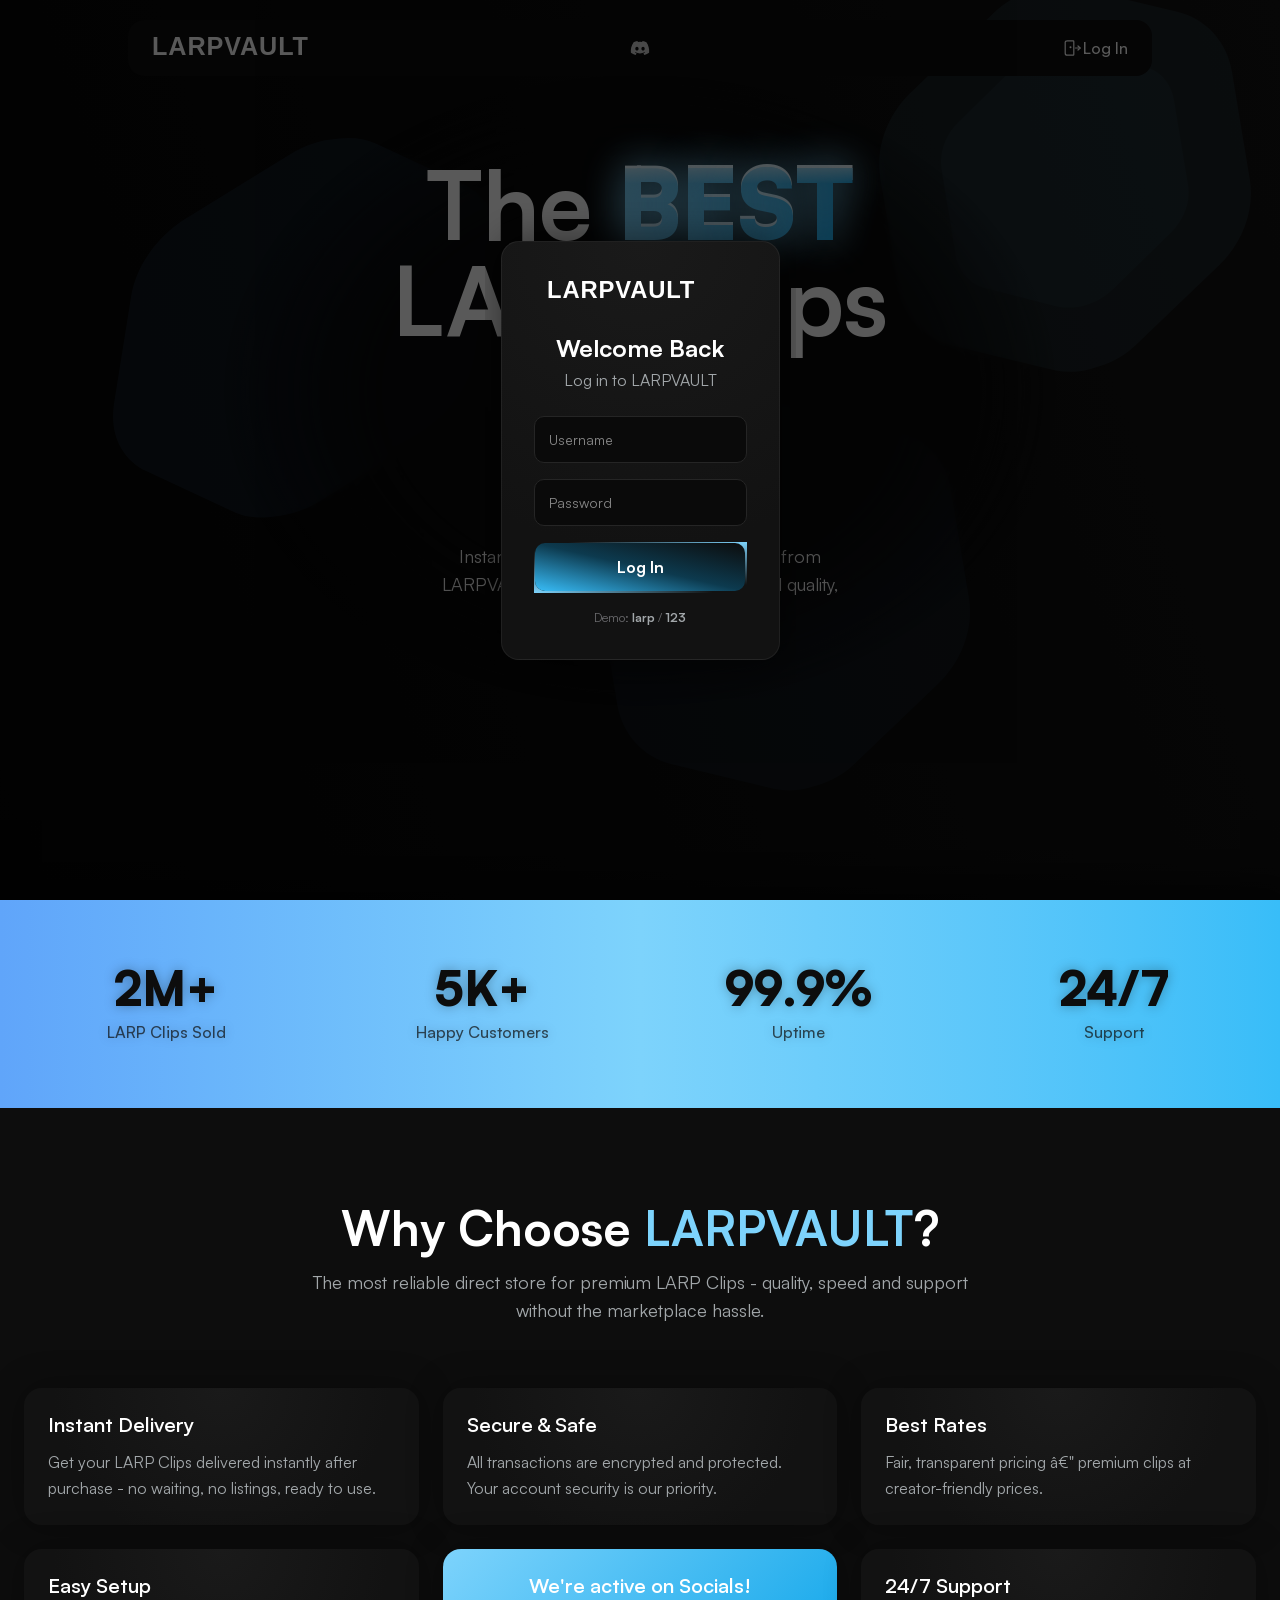
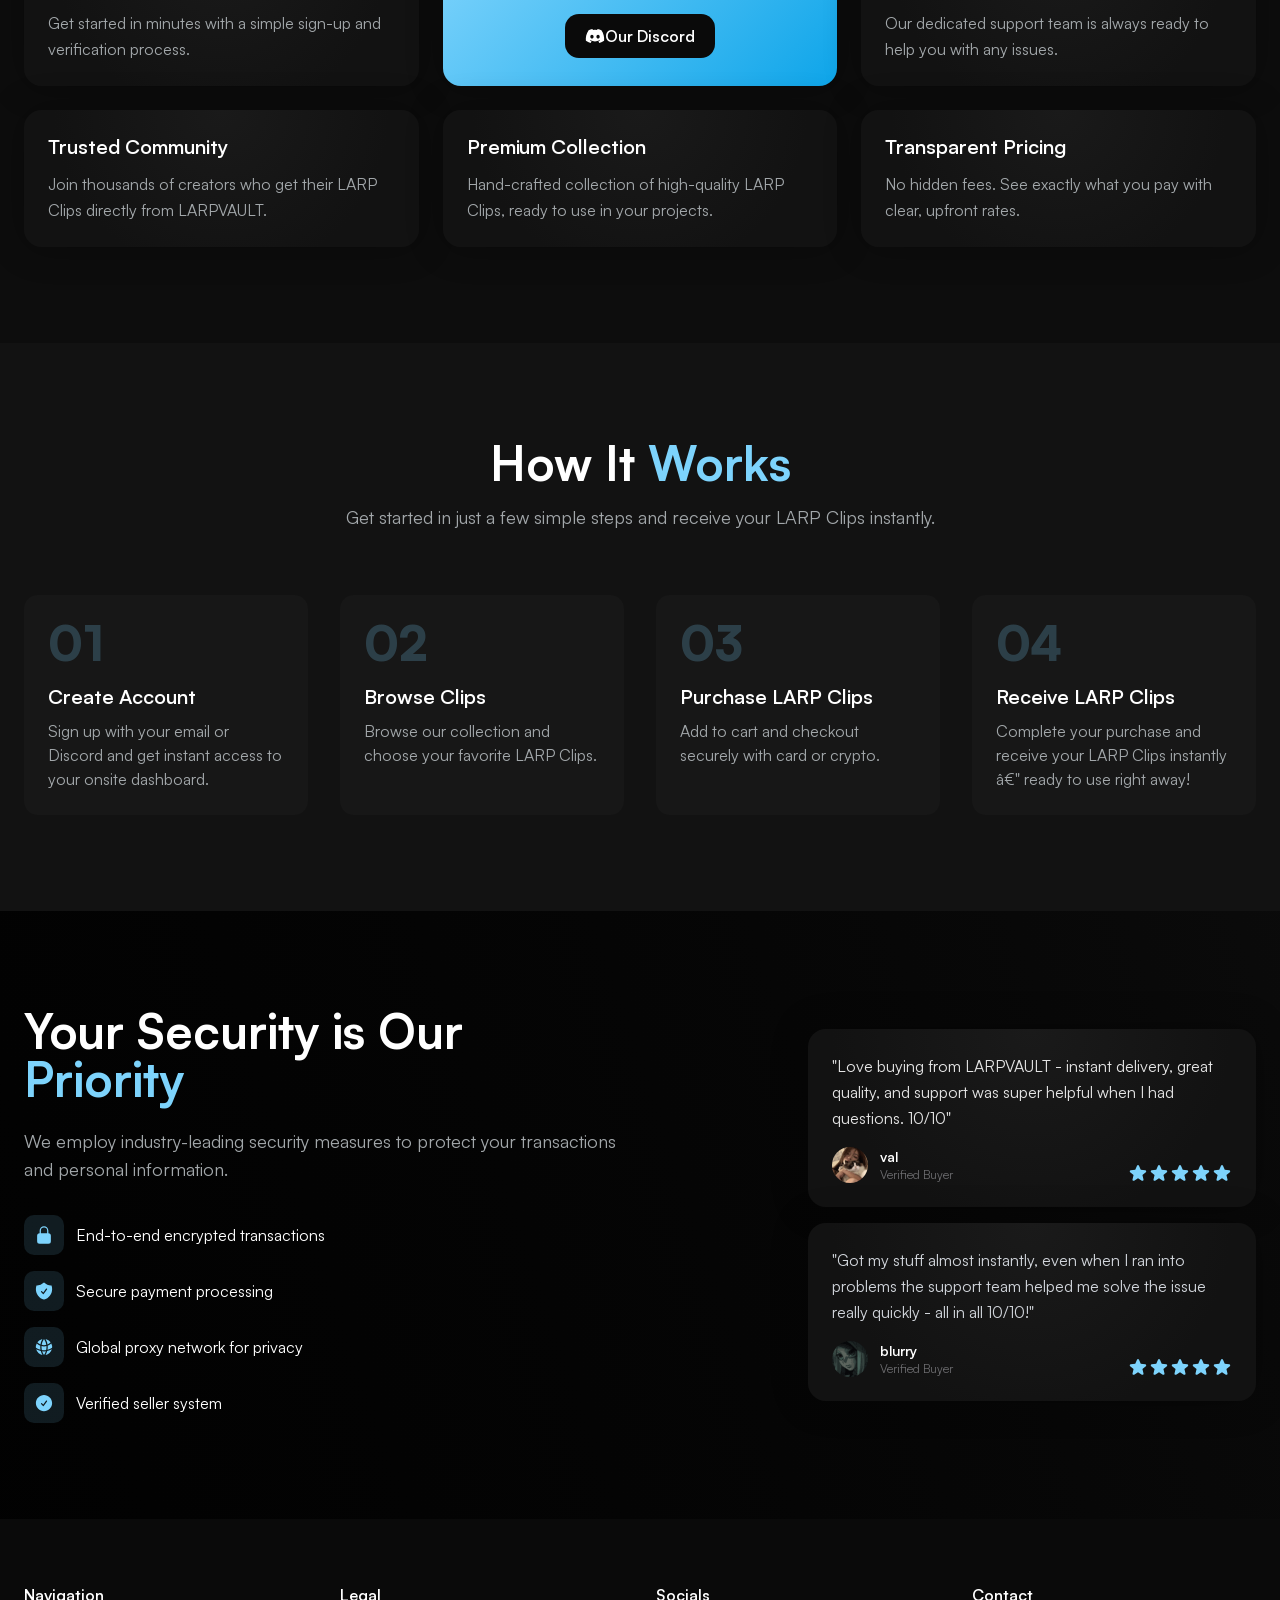
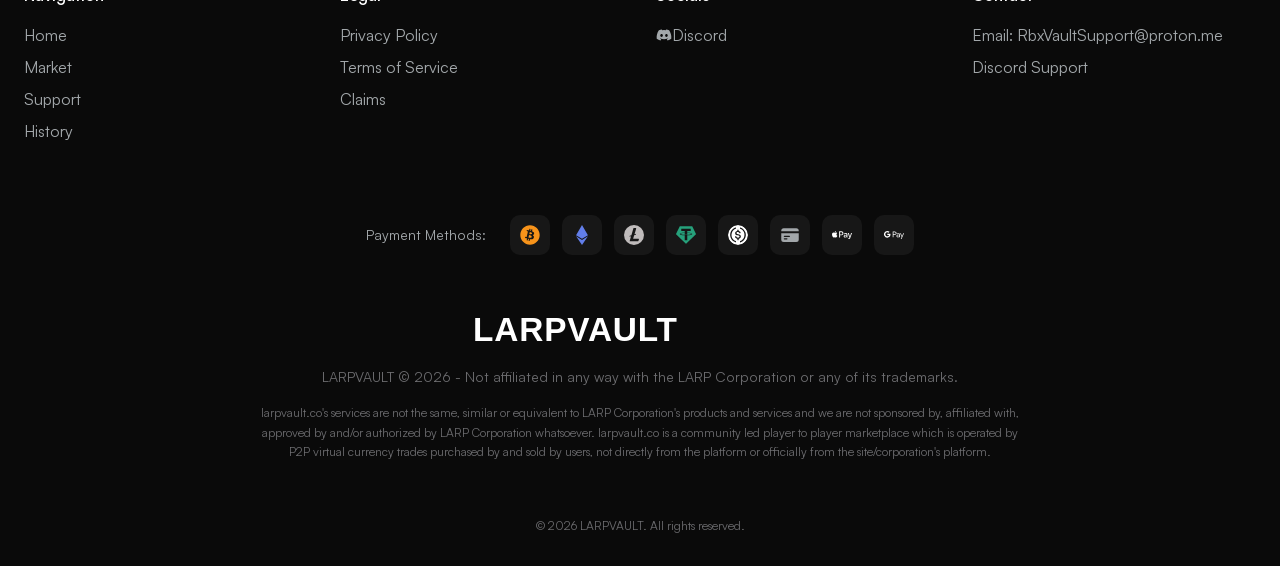
<file: login/index.html>
﻿<!DOCTYPE html><html lang="en"><head><script>if(location.protocol==="file:"){window.location="http://localhost:8787";}</script><style id="hero-center-fix">.hero-content{left:0!important;right:0!important;inset:0!important;margin-left:0!important;justify-content:center!important;text-align:center!important;align-items:center!important}.hero-content>div{align-items:center!important;text-align:center!important;margin-left:auto!important;margin-right:auto!important}.hero-content h1{text-align:center!important;margin-left:auto!important;margin-right:auto!important}.hero-content .flex.gap-4{justify-content:center!important}</style><meta charset="utf-8"><meta name="viewport" content="width=device-width, initial-scale=1"><link rel="preload" href="/fonts/31b169b6a2d90074-s.p.woff2" as="font" crossorigin="" type="font/woff2"><link rel="preload" href="/fonts/7c85d340480eabe7-s.p.woff2" as="font" crossorigin="" type="font/woff2"><link rel="preload" href="/fonts/d9396795aa5ec363-s.p.woff2" as="font" crossorigin="" type="font/woff2"><link rel="preload" as="image" href="/images/larp_cover.svg"><link rel="preload" as="image" href="/images/logo.svg"><link rel="preload" as="image" href="/images/trustpilot_rating.svg"><link rel="preload" as="image" href="/images/trustpilot_logo.svg"><link rel="preload" as="image" href="/images/layer0.png"><link rel="preload" as="image" href="/images/layer1.png"><link rel="preload" as="image" href="/images/cursor-hand.png"><link rel="stylesheet" href="/css/a331b00dc5bc56e7.css?v=16" data-precedence="next"><link rel="preload" as="script" fetchpriority="low" href="/js/webpack-a534c6dbf4e790fb.js"><!-- page chunk disabled for static --><meta name="next-size-adjust" content=""><title>LARPVAULT - Buy &amp; Sell LARP Clips Instantly | #1 Trusted Marketplace</title><meta name="description" content="Buy and sell LARP Clips instantly on LARPVAULT. Secure transactions, instant delivery, best rates, and 24/7 support. Join 5K+ happy customers trading on the best LARP Clips store."><meta name="author" content="LARPVAULT"><meta name="keywords" content="LARP Clips store,buy LARP Clips,sell LARP Clips,LARP Clip listing,cheap LARP Clips,LARP Clips seller,fastest LARP Clips delivery,secure LARP Clips trading"><meta name="creator" content="LARPVAULT"><meta name="publisher" content="LARPVAULT"><meta name="robots" content="index, follow"><meta name="googlebot" content="index, follow, max-video-preview:-1, max-image-preview:large, max-snippet:-1"><link rel="canonical" href="https://larpvault.co"><meta property="og:title" content="LARPVAULT - The Best LARP Clips Marketplace"><meta property="og:description" content="Buy and sell LARP Clips instantly with the most trusted marketplace. Fast delivery, secure transactions, best rates."><meta property="og:url" content="https://larpvault.co"><meta property="og:type" content="website"><meta name="twitter:card" content="summary"><meta name="twitter:title" content="LARPVAULT - The Best LARP Clips Marketplace"><meta name="twitter:description" content="Buy and sell LARP Clips instantly with the most trusted marketplace."><link rel="icon" href="/images/favicon.ico" type="image/x-icon" sizes="15x16"><link rel="icon" href="/images/favicon.png"></head><body class="__variable_b598ed __variable_178916 antialiased"><div hidden=""><!--$--><!--/$--></div><div class="relative min-h-screen overflow-x-hidden"><div class="absolute inset-0 -z-10 transition-[filter] duration-500 pointer-events-none isLoaded bg-gradient-to-tr from-[#010101] to-[#131313]"><canvas class="absolute inset-0 w-full h-full transition-all duration-500 pointer-events-none " style="--gradient-color-1:#0a0a0a;--gradient-color-2:#000000;--gradient-color-3:#111111;--gradient-color-4:#0d0d0d;z-index:-1;opacity:0" data-transition-in="true"></canvas></div><section class="relative h-screen overflow-visible"><img alt="LARP Clips Cover" decoding="async" data-nimg="fill" class="object-cover opacity-50" style="position:absolute;height:100%;width:100%;left:0;top:0;right:0;bottom:0;color:transparent" src="/images/larp_cover.svg"><div class="fixed top-0 left-0 right-0 z-[999] flex justify-center px-4 sm:px-6 lg:px-8 pt-4 sm:pt-5 pointer-events-none"><header class="pointer-events-auto relative flex h-14 w-full max-w-3xl sm:max-w-4xl lg:max-w-5xl items-center justify-between gap-4 rounded-2xl bg-[#0D0D0D] px-5 sm:px-6"><a class="shrink-0" href="/"><img alt="LARPVAULT Logo" width="250" height="60" decoding="async" data-nimg="1" class="h-8 w-auto sm:h-9" style="color:transparent" src="/images/logo.svg"></a><div class="absolute left-1/2 top-1/2 hidden min-[520px]:flex -translate-x-1/2 -translate-y-1/2 items-center gap-3 sm:gap-4"><a href="https://discord.gg/larpvault" target="_blank" rel="noopener noreferrer" class="text-white/80 hover:text-white transition-colors" aria-label="Discord"><svg stroke="currentColor" fill="currentColor" stroke-width="0" viewBox="0 0 640 512" class="w-4 h-4 sm:w-5 sm:h-5" height="1em" width="1em" xmlns="http://www.w3.org/2000/svg"><path d="M524.531,69.836a1.5,1.5,0,0,0-.764-.7A485.065,485.065,0,0,0,404.081,32.03a1.816,1.816,0,0,0-1.923.91,337.461,337.461,0,0,0-14.9,30.6,447.848,447.848,0,0,0-134.426,0,309.541,309.541,0,0,0-15.135-30.6,1.89,1.89,0,0,0-1.924-.91A483.689,483.689,0,0,0,116.085,69.137a1.712,1.712,0,0,0-.788.676C39.068,183.651,18.186,294.69,28.43,404.354a2.016,2.016,0,0,0,.765,1.375A487.666,487.666,0,0,0,176.02,479.918a1.9,1.9,0,0,0,2.063-.676A348.2,348.2,0,0,0,208.12,430.4a1.86,1.86,0,0,0-1.019-2.588,321.173,321.173,0,0,1-45.868-21.853,1.885,1.885,0,0,1-.185-3.126c3.082-2.309,6.166-4.711,9.109-7.137a1.819,1.819,0,0,1,1.9-.256c96.229,43.917,200.41,43.917,295.5,0a1.812,1.812,0,0,1,1.924.233c2.944,2.426,6.027,4.851,9.132,7.16a1.884,1.884,0,0,1-.162,3.126,301.407,301.407,0,0,1-45.89,21.83,1.875,1.875,0,0,0-1,2.611,391.055,391.055,0,0,0,30.014,48.815,1.864,1.864,0,0,0,2.063.7A486.048,486.048,0,0,0,610.7,405.729a1.882,1.882,0,0,0,.765-1.352C623.729,277.594,590.933,167.465,524.531,69.836ZM222.491,337.58c-28.972,0-52.844-26.587-52.844-59.239S193.056,219.1,222.491,219.1c29.665,0,53.306,26.82,52.843,59.239C275.334,310.993,251.924,337.58,222.491,337.58Zm195.38,0c-28.971,0-52.843-26.587-52.843-59.239S388.437,219.1,417.871,219.1c29.667,0,53.307,26.82,52.844,59.239C470.715,310.993,447.538,337.58,417.871,337.58Z"></path></svg></a></div><a class="flex items-center text-white hover:opacity-80 transition-opacity shrink-0" href="/login"><img alt="Log In" loading="lazy" width="20" height="20" decoding="async" data-nimg="1" class="w-5 h-5 invert" style="color:transparent" src="/images/open_door.svg"><span class="text-sm sm:text-base font-medium whitespace-nowrap">Log In</span></a></header></div><div class="hero-content absolute inset-0 flex items-center justify-center -mt-[120px] z-20 max-[600px]:left-0 max-[600px]:right-0 max-[600px]:ml-0 max-[600px]:justify-center"><div class="relative flex flex-col gap-6 max-[600px]:items-center"><div class="absolute -inset-20 rounded-3xl pointer-events-none -z-10" style="background:rgba(10, 10, 10, 0.9);backdrop-filter:blur(3px);-webkit-backdrop-filter:blur(3px);mask-image:radial-gradient(closest-side, rgba(0,0,0,1) 62%, rgba(0,0,0,0) 100%);-webkit-mask-image:radial-gradient(closest-side, rgba(0,0,0,1) 62%, rgba(0,0,0,0) 100%)" aria-hidden="true"></div><h1 class="text-white text-center min-[750px]:text-8xl text-7xl font-bold min-[750px]:max-w-2xl max-w-2xl mx-auto text-center max-[600px]:text-6xl max-[400px]:text-5xl">The<!-- --> <span class="font-black inner-shadow-text [text-shadow:0_0_40px_var(--landing-glow)]" style="--landing-glow:rgba(125, 211, 252, 0.45)" data-text="BEST"><span class="landing-sunset-fill">BEST</span></span><br> LARP Clips Panel</h1><div class="flex gap-4 max-[600px]:w-full max-[600px]:items-center max-[600px]:flex-col max-[600px]:px-6"><div class="relative block p-[1.5px] rounded-lg max-[600px]:w-full" tabindex="0"><div class="absolute inset-0 rounded-lg pointer-events-none" style="background:radial-gradient(ellipse 120% 120% at 0% 100%, #7DD3FC 0%, transparent 70%), radial-gradient(ellipse 120% 120% at 100% 0%, #7DD3FC 0%, transparent 70%)" aria-hidden="true"></div><div class="absolute inset-0 rounded-lg pointer-events-none" aria-hidden="true" style="background:radial-gradient(ellipse 200% 200% at 0% 100%, #7DD3FC 0%, transparent 92%), radial-gradient(ellipse 200% 200% at 100% 0%, #7DD3FC 0%, transparent 92%);opacity:0"></div><a class="relative block group" href="/login"><div class="relative bg-[#0C0C0C] rounded-[10px] overflow-hidden flex items-center justify-center gap-2 px-8 py-3 font-bold text-white shadow-[0_-10px_20px_rgba(0,0,0,0.2)]"><span class="absolute inset-0 pointer-events-none bg-linear-to-tr from-[#38BDF8] via-[#0EA5E9]/30 to-transparent" aria-hidden="true"></span><span class="absolute inset-0 opacity-0 group-hover:opacity-100 transition-opacity ease-in-out duration-300 pointer-events-none bg-[#38BDF8]/40" aria-hidden="true"></span><span class="relative z-10 flex items-center gap-2"><img alt="LARP Clips" loading="lazy" width="20" height="20" decoding="async" data-nimg="1" class="w-6 h-6" style="color:transparent" src="/images/larp_clip.svg">Get Started</span></div></a></div></div><p class="text-white/90 text-lg max-w-md max-[600px]:text-center max-[600px]:px-6">Instantly buy premium LARP Clips direct from LARPVAULT - instant delivery, hand-crafted quality, secure checkout.</p></div></div><div class="absolute bottom-[120px] left-6 z-12 w-[220px] min-[900px]:hidden hidden"><p class="text-white text-sm font-medium mb-2">Recent Purchases</p><div class="rounded-xl bg-[#090909] p-3 flex items-center gap-3" style="opacity:0;transform:translateY(8px)"><div class="shrink-0 w-10 h-10 rounded-full overflow-hidden bg-[#171717] relative"><img alt="" loading="lazy" width="40" height="40" decoding="async" data-nimg="1" class="w-full h-full object-cover" style="color:transparent" src="data:image/svg+xml,%3Csvg xmlns='http://www.w3.org/2000/svg' viewBox='0 0 150 150'%3E%3Crect fill='%231E3A5F' width='150' height='150'/%3E%3Ctext x='75' y='85' text-anchor='middle' fill='%237DD3FC' font-size='48' font-family='sans-serif'%3E%E2%9A%94%3C/text%3E%3C/svg%3E"></div><div class="flex-1 min-w-0"><p class="text-white text-sm font-medium truncate -mb-1">Summer_mikl</p><p class="text-xl font-black" style="color:#7DD3FC">1,429<!-- --> <span class="text-white text-sm">LC$</span></p><p class="text-white/50 text-xs">(<!-- -->$3.8/1K<!-- -->)</p></div></div></div><a href="https://www.trustpilot.com/review/larpvault.co" target="_blank" rel="noopener noreferrer" class="absolute bottom-0 left-0 w-full h-[110px] hidden z-12 flex items-center justify-between cursor-pointer hover:opacity-95 transition-opacity" style="background-color:#0A0A0A"><div class="flex flex-col ml-6"><p class="text-white text-lg mb-1">Rated <span class="font-bold">Excellent</span></p><div class="flex items-center"><img alt="Trustpilot Rating" width="200" height="80" decoding="async" data-nimg="1" style="color:transparent" src="/images/trustpilot_rating.svg"><span class="text-white text-lg font-bold ml-2 mb-1">4.3</span></div></div><div class="max-[519px]:mr-6 min-[520px]:hidden [@media(min-aspect-ratio:16/9)]:block [@media(min-aspect-ratio:16/9)]:mr-[calc(177.78vh*0.64)]"><img alt="Trustpilot" width="150" height="40" decoding="async" data-nimg="1" class="w-30 min-[520px]:w-40 h-auto" style="color:transparent" src="/images/trustpilot_logo.svg"></div></a><div class="layer-container absolute bottom-0 pointer-events-none hidden"><div class="absolute inset-0 w-full h-full z-11"><img alt="Layer 0" decoding="async" data-nimg="fill" class="object-cover object-bottom-right" style="position:absolute;height:100%;width:100%;left:0;top:0;right:0;bottom:0;color:transparent" src="/images/layer0.png"></div><div class="absolute inset-0 w-full h-full z-13"><img alt="Layer 1" decoding="async" data-nimg="fill" class="object-cover object-bottom-right" style="position:absolute;height:100%;width:100%;left:0;top:0;right:0;bottom:0;color:transparent" src="/images/layer1.png"></div><div class="absolute inset-0 z-14 flex items-center justify-end pr-[9vw] translate-y-12"><div style="transform:translateY(-20px)"><img alt="Cursor hand" width="190" height="190" decoding="async" data-nimg="1" class="w-[120px] h-[120px] min-[1100px]:w-[190px] min-[1100px]:h-[190px] drop-shadow-[0_0_25px_rgba(0,0,0,0.7)]" style="color:transparent" src="/images/cursor-hand.png"></div></div></div><div class="absolute bottom-[110px] right-0 pointer-events-none hidden w-[120%] aspect-video"><img alt="Layer 0" decoding="async" data-nimg="fill" class="object-cover object-bottom-right" style="position:absolute;height:100%;width:100%;left:0;top:0;right:0;bottom:0;color:transparent" src="/images/layer0.png"></div></section><section class="py-16 bg-linear-to-r from-[#60A5FA] via-[#7DD3FC] to-[#38BDF8]" style="box-shadow:0 0 40px 20px rgba(0, 0, 0, 0.5)"><div class="max-w-7xl mx-auto px-6"><div class="grid grid-cols-2 md:grid-cols-4 gap-8"><div class="text-center"><div class="text-4xl md:text-5xl font-black text-[#0D0D0D] drop-shadow-[0_0_6px_rgba(0,0,0,0.3)]">2M+</div><div class="text-[#0D0D0D]/70 font-medium mt-2 drop-shadow-[0_0_5px_rgba(0,0,0,0.25)]">LARP Clips Sold</div></div><div class="text-center"><div class="text-4xl md:text-5xl font-black text-[#0D0D0D] drop-shadow-[0_0_6px_rgba(0,0,0,0.3)]">5K+</div><div class="text-[#0D0D0D]/70 font-medium mt-2 drop-shadow-[0_0_5px_rgba(0,0,0,0.25)]">Happy Customers</div></div><div class="text-center"><div class="text-4xl md:text-5xl font-black text-[#0D0D0D] drop-shadow-[0_0_6px_rgba(0,0,0,0.3)]">99.9%</div><div class="text-[#0D0D0D]/70 font-medium mt-2 drop-shadow-[0_0_5px_rgba(0,0,0,0.25)]">Uptime</div></div><div class="text-center"><div class="text-4xl md:text-5xl font-black text-[#0D0D0D] drop-shadow-[0_0_6px_rgba(0,0,0,0.3)]">24/7</div><div class="text-[#0D0D0D]/70 font-medium mt-2 drop-shadow-[0_0_5px_rgba(0,0,0,0.25)]">Support</div></div></div></div></section><section class="py-24 px-6 bg-[#0D0D0D]"><div class="max-w-7xl mx-auto"><div class="text-center mb-16"><h2 class="text-4xl md:text-5xl font-bold text-white mb-4">Why Choose <span style="color:#7DD3FC">LARPVAULT</span>?</h2><p class="text-[#A2A7AA] text-lg max-w-2xl mx-auto">The most reliable direct store for premium LARP Clips - quality, speed and support without the marketplace hassle.</p></div><div class="grid grid-cols-1 md:grid-cols-2 lg:grid-cols-3 gap-6"><div class="p-6 rounded-[18px] shadow-[0_0_36px_rgba(0,0,0,0.32)] flex flex-col " style="background:radial-gradient(circle at top, #1a1a1a, #121212 70%)"><h3 class="text-xl font-semibold text-white leading-tight mb-3">Instant Delivery</h3><p class="text-[#A2A7AA] leading-relaxed">Get your LARP Clips delivered instantly after purchase - no waiting, no listings, ready to use.</p></div><div class="p-6 rounded-[18px] shadow-[0_0_36px_rgba(0,0,0,0.32)] flex flex-col " style="background:radial-gradient(circle at top, #1a1a1a, #121212 70%)"><h3 class="text-xl font-semibold text-white leading-tight mb-3">Secure &amp; Safe</h3><p class="text-[#A2A7AA] leading-relaxed">All transactions are encrypted and protected. Your account security is our priority.</p></div><div class="p-6 rounded-[18px] shadow-[0_0_36px_rgba(0,0,0,0.32)] flex flex-col " style="background:radial-gradient(circle at top, #1a1a1a, #121212 70%)"><h3 class="text-xl font-semibold text-white leading-tight mb-3">Best Rates</h3><p class="text-[#A2A7AA] leading-relaxed">Fair, transparent pricing â€" premium clips at creator-friendly prices.</p></div><div class="p-6 rounded-[18px] shadow-[0_0_36px_rgba(0,0,0,0.32)] flex flex-col " style="background:radial-gradient(circle at top, #1a1a1a, #121212 70%)"><h3 class="text-xl font-semibold text-white leading-tight mb-3">Easy Setup</h3><p class="text-[#A2A7AA] leading-relaxed">Get started in minutes with a simple sign-up and verification process.</p></div><div class="p-6 rounded-[18px] shadow-[0_0_36px_rgba(0,0,0,0.32)] flex flex-col items-center text-center" style="background:linear-gradient(135deg, #7DD3FC 0%, #0EA5E9 100%)"><h3 class="text-xl font-semibold text-white leading-tight mb-4">We're active on Socials!</h3><div class="flex flex-wrap items-center justify-center gap-3"><a href="https://discord.gg/larpvault" target="_blank" rel="noopener noreferrer" class="inline-flex items-center px-5 py-2.5 rounded-xl font-semibold text-white bg-[#0A0A0A] hover:bg-[#141414] transition-colors"><svg stroke="currentColor" fill="currentColor" stroke-width="0" viewBox="0 0 640 512" class="w-5 h-5" height="1em" width="1em" xmlns="http://www.w3.org/2000/svg"><path d="M524.531,69.836a1.5,1.5,0,0,0-.764-.7A485.065,485.065,0,0,0,404.081,32.03a1.816,1.816,0,0,0-1.923.91,337.461,337.461,0,0,0-14.9,30.6,447.848,447.848,0,0,0-134.426,0,309.541,309.541,0,0,0-15.135-30.6,1.89,1.89,0,0,0-1.924-.91A483.689,483.689,0,0,0,116.085,69.137a1.712,1.712,0,0,0-.788.676C39.068,183.651,18.186,294.69,28.43,404.354a2.016,2.016,0,0,0,.765,1.375A487.666,487.666,0,0,0,176.02,479.918a1.9,1.9,0,0,0,2.063-.676A348.2,348.2,0,0,0,208.12,430.4a1.86,1.86,0,0,0-1.019-2.588,321.173,321.173,0,0,1-45.868-21.853,1.885,1.885,0,0,1-.185-3.126c3.082-2.309,6.166-4.711,9.109-7.137a1.819,1.819,0,0,1,1.9-.256c96.229,43.917,200.41,43.917,295.5,0a1.812,1.812,0,0,1,1.924.233c2.944,2.426,6.027,4.851,9.132,7.16a1.884,1.884,0,0,1-.162,3.126,301.407,301.407,0,0,1-45.89,21.83,1.875,1.875,0,0,0-1,2.611,391.055,391.055,0,0,0,30.014,48.815,1.864,1.864,0,0,0,2.063.7A486.048,486.048,0,0,0,610.7,405.729a1.882,1.882,0,0,0,.765-1.352C623.729,277.594,590.933,167.465,524.531,69.836ZM222.491,337.58c-28.972,0-52.844-26.587-52.844-59.239S193.056,219.1,222.491,219.1c29.665,0,53.306,26.82,52.843,59.239C275.334,310.993,251.924,337.58,222.491,337.58Zm195.38,0c-28.971,0-52.843-26.587-52.843-59.239S388.437,219.1,417.871,219.1c29.667,0,53.307,26.82,52.844,59.239C470.715,310.993,447.538,337.58,417.871,337.58Z"></path></svg>Our Discord</a></div></div><div class="p-6 rounded-[18px] shadow-[0_0_36px_rgba(0,0,0,0.32)] flex flex-col " style="background:radial-gradient(circle at top, #1a1a1a, #121212 70%)"><h3 class="text-xl font-semibold text-white leading-tight mb-3">24/7 Support</h3><p class="text-[#A2A7AA] leading-relaxed">Our dedicated support team is always ready to help you with any issues.</p></div><div class="p-6 rounded-[18px] shadow-[0_0_36px_rgba(0,0,0,0.32)] flex flex-col " style="background:radial-gradient(circle at top, #1a1a1a, #121212 70%)"><h3 class="text-xl font-semibold text-white leading-tight mb-3">Trusted Community</h3><p class="text-[#A2A7AA] leading-relaxed">Join thousands of creators who get their LARP Clips directly from LARPVAULT.</p></div><div class="p-6 rounded-[18px] shadow-[0_0_36px_rgba(0,0,0,0.32)] flex flex-col " style="background:radial-gradient(circle at top, #1a1a1a, #121212 70%)"><h3 class="text-xl font-semibold text-white leading-tight mb-3">Premium Collection</h3><p class="text-[#A2A7AA] leading-relaxed">Hand-crafted collection of high-quality LARP Clips, ready to use in your projects.</p></div><div class="p-6 rounded-[18px] shadow-[0_0_36px_rgba(0,0,0,0.32)] flex flex-col " style="background:radial-gradient(circle at top, #1a1a1a, #121212 70%)"><h3 class="text-xl font-semibold text-white leading-tight mb-3">Transparent Pricing</h3><p class="text-[#A2A7AA] leading-relaxed">No hidden fees. See exactly what you pay with clear, upfront rates.</p></div></div></div></section><section id="how-it-works" class="py-24 px-6 bg-[#121212]"><div class="max-w-7xl mx-auto"><div class="text-center mb-16"><h2 class="text-4xl md:text-5xl font-bold text-white mb-4">How It <span style="color:#7DD3FC">Works</span></h2><p class="text-[#A2A7AA] text-lg max-w-2xl mx-auto">Get started in just a few simple steps and receive your LARP Clips instantly.</p></div><div class="grid grid-cols-1 md:grid-cols-2 lg:grid-cols-4 gap-8"><div class="relative"><div class="p-6 rounded-xl bg-[#171717] h-full"><div class="text-5xl font-black mb-4" style="color:rgba(125, 211, 252, 0.22)">01</div><h3 class="text-xl font-semibold text-white mb-2">Create Account</h3><p class="text-[#A2A7AA]">Sign up with your email or Discord and get instant access to your onsite dashboard.</p></div></div><div class="relative"><div class="p-6 rounded-xl bg-[#171717] h-full"><div class="text-5xl font-black mb-4" style="color:rgba(125, 211, 252, 0.22)">02</div><h3 class="text-xl font-semibold text-white mb-2">Browse Clips</h3><p class="text-[#A2A7AA]">Browse our collection and choose your favorite LARP Clips.</p></div></div><div class="relative"><div class="p-6 rounded-xl bg-[#171717] h-full"><div class="text-5xl font-black mb-4" style="color:rgba(125, 211, 252, 0.22)">03</div><h3 class="text-xl font-semibold text-white mb-2">Purchase LARP Clips</h3><p class="text-[#A2A7AA]">Add to cart and checkout securely with card or crypto.</p></div></div><div class="relative"><div class="p-6 rounded-xl bg-[#171717] h-full"><div class="text-5xl font-black mb-4" style="color:rgba(125, 211, 252, 0.22)">04</div><h3 class="text-xl font-semibold text-white mb-2">Receive LARP Clips</h3><p class="text-[#A2A7AA]">Complete your purchase and receive your LARP Clips instantly â€" ready to use right away! </p></div></div></div></div></section><section class="py-24 px-6 relative bg-transparent"><div class="max-w-7xl mx-auto"><div class="grid grid-cols-1 lg:grid-cols-2 gap-12 items-center"><div><h2 class="text-4xl md:text-5xl font-bold text-white mb-6">Your Security is Our <span style="color:#7DD3FC">Priority</span></h2><p class="text-[#A2A7AA] text-lg mb-8">We employ industry-leading security measures to protect your transactions and personal information.</p><div class="space-y-4"><div class="flex items-center gap-3"><div class="w-10 h-10 rounded-lg flex items-center justify-center" style="background-color:rgba(125, 211, 252, 0.12)"><span style="color:#7DD3FC"><svg xmlns="http://www.w3.org/2000/svg" viewBox="0 0 24 24" fill="currentColor" aria-hidden="true" data-slot="icon" class="w-5 h-5"><path fill-rule="evenodd" d="M12 1.5a5.25 5.25 0 0 0-5.25 5.25v3a3 3 0 0 0-3 3v6.75a3 3 0 0 0 3 3h10.5a3 3 0 0 0 3-3v-6.75a3 3 0 0 0-3-3v-3c0-2.9-2.35-5.25-5.25-5.25Zm3.75 8.25v-3a3.75 3.75 0 1 0-7.5 0v3h7.5Z" clip-rule="evenodd"></path></svg></span></div><span class="text-white">End-to-end encrypted transactions</span></div><div class="flex items-center gap-3"><div class="w-10 h-10 rounded-lg flex items-center justify-center" style="background-color:rgba(125, 211, 252, 0.12)"><span style="color:#7DD3FC"><svg xmlns="http://www.w3.org/2000/svg" viewBox="0 0 24 24" fill="currentColor" aria-hidden="true" data-slot="icon" class="w-5 h-5"><path fill-rule="evenodd" d="M12.516 2.17a.75.75 0 0 0-1.032 0 11.209 11.209 0 0 1-7.877 3.08.75.75 0 0 0-.722.515A12.74 12.74 0 0 0 2.25 9.75c0 5.942 4.064 10.933 9.563 12.348a.749.749 0 0 0 .374 0c5.499-1.415 9.563-6.406 9.563-12.348 0-1.39-.223-2.73-.635-3.985a.75.75 0 0 0-.722-.516l-.143.001c-2.996 0-5.717-1.17-7.734-3.08Zm3.094 8.016a.75.75 0 1 0-1.22-.872l-3.236 4.53L9.53 12.22a.75.75 0 0 0-1.06 1.06l2.25 2.25a.75.75 0 0 0 1.14-.094l3.75-5.25Z" clip-rule="evenodd"></path></svg></span></div><span class="text-white">Secure payment processing</span></div><div class="flex items-center gap-3"><div class="w-10 h-10 rounded-lg flex items-center justify-center" style="background-color:rgba(125, 211, 252, 0.12)"><span style="color:#7DD3FC"><svg xmlns="http://www.w3.org/2000/svg" viewBox="0 0 24 24" fill="currentColor" aria-hidden="true" data-slot="icon" class="w-5 h-5"><path d="M21.721 12.752a9.711 9.711 0 0 0-.945-5.003 12.754 12.754 0 0 1-4.339 2.708 18.991 18.991 0 0 1-.214 4.772 17.165 17.165 0 0 0 5.498-2.477ZM14.634 15.55a17.324 17.324 0 0 0 .332-4.647c-.952.227-1.945.347-2.966.347-1.021 0-2.014-.12-2.966-.347a17.515 17.515 0 0 0 .332 4.647 17.385 17.385 0 0 0 5.268 0ZM9.772 17.119a18.963 18.963 0 0 0 4.456 0A17.182 17.182 0 0 1 12 21.724a17.18 17.18 0 0 1-2.228-4.605ZM7.777 15.23a18.87 18.87 0 0 1-.214-4.774 12.753 12.753 0 0 1-4.34-2.708 9.711 9.711 0 0 0-.944 5.004 17.165 17.165 0 0 0 5.498 2.477ZM21.356 14.752a9.765 9.765 0 0 1-7.478 6.817 18.64 18.64 0 0 0 1.988-4.718 18.627 18.627 0 0 0 5.49-2.098ZM2.644 14.752c1.682.971 3.53 1.688 5.49 2.099a18.64 18.64 0 0 0 1.988 4.718 9.765 9.765 0 0 1-7.478-6.816ZM13.878 2.43a9.755 9.755 0 0 1 6.116 3.986 11.267 11.267 0 0 1-3.746 2.504 18.63 18.63 0 0 0-2.37-6.49ZM12 2.276a17.152 17.152 0 0 1 2.805 7.121c-.897.23-1.837.353-2.805.353-.968 0-1.908-.122-2.805-.353A17.151 17.151 0 0 1 12 2.276ZM10.122 2.43a18.629 18.629 0 0 0-2.37 6.49 11.266 11.266 0 0 1-3.746-2.504 9.754 9.754 0 0 1 6.116-3.985Z"></path></svg></span></div><span class="text-white">Global proxy network for privacy</span></div><div class="flex items-center gap-3"><div class="w-10 h-10 rounded-lg flex items-center justify-center" style="background-color:rgba(125, 211, 252, 0.12)"><span style="color:#7DD3FC"><svg xmlns="http://www.w3.org/2000/svg" viewBox="0 0 24 24" fill="currentColor" aria-hidden="true" data-slot="icon" class="w-5 h-5"><path fill-rule="evenodd" d="M2.25 12c0-5.385 4.365-9.75 9.75-9.75s9.75 4.365 9.75 9.75-4.365 9.75-9.75 9.75S2.25 17.385 2.25 12Zm13.36-1.814a.75.75 0 1 0-1.22-.872l-3.236 4.53L9.53 12.22a.75.75 0 0 0-1.06 1.06l2.25 2.25a.75.75 0 0 0 1.14-.094l3.75-5.25Z" clip-rule="evenodd"></path></svg></span></div><span class="text-white">Verified seller system</span></div></div></div><div class="flex justify-center lg:justify-end"><div class="grid gap-4 w-full max-w-md"><div class="p-6 rounded-[18px] shadow-[0_0_36px_rgba(0,0,0,0.32)]" style="background:radial-gradient(circle at top, #1a1a1a, #121212 70%)"><p class="text-[15px] md:text-base text-[#E5E5E5] leading-relaxed mb-4">"Love buying from LARPVAULT - instant delivery, great quality, and support was super helpful when I had questions. 10/10"</p><div class="flex items-end justify-between gap-4"><div class="flex items-center gap-3"><img alt="LARPVAULT User Avatar" loading="lazy" width="40" height="40" decoding="async" data-nimg="1" class="w-9 h-9 rounded-full object-cover" style="color:transparent" srcset="images/image_3.png 1x, images/image.png 2x" src="/images/image.png"><div><p class="text-sm font-semibold text-white">val</p><p class="text-xs text-[#6B6B6E]">Verified Buyer</p></div></div><div class="flex items-center gap-px shrink-0 [&amp;>svg]:drop-shadow-[0_0_6px_rgba(125,211,252,0.5)]" style="color:#7DD3FC"><svg xmlns="http://www.w3.org/2000/svg" viewBox="0 0 24 24" fill="currentColor" aria-hidden="true" data-slot="icon" class="w-5 h-5 fill-current"><path fill-rule="evenodd" d="M10.788 3.21c.448-1.077 1.976-1.077 2.424 0l2.082 5.006 5.404.434c1.164.093 1.636 1.545.749 2.305l-4.117 3.527 1.257 5.273c.271 1.136-.964 2.033-1.96 1.425L12 18.354 7.373 21.18c-.996.608-2.231-.29-1.96-1.425l1.257-5.273-4.117-3.527c-.887-.76-.415-2.212.749-2.305l5.404-.434 2.082-5.005Z" clip-rule="evenodd"></path></svg><svg xmlns="http://www.w3.org/2000/svg" viewBox="0 0 24 24" fill="currentColor" aria-hidden="true" data-slot="icon" class="w-5 h-5 fill-current"><path fill-rule="evenodd" d="M10.788 3.21c.448-1.077 1.976-1.077 2.424 0l2.082 5.006 5.404.434c1.164.093 1.636 1.545.749 2.305l-4.117 3.527 1.257 5.273c.271 1.136-.964 2.033-1.96 1.425L12 18.354 7.373 21.18c-.996.608-2.231-.29-1.96-1.425l1.257-5.273-4.117-3.527c-.887-.76-.415-2.212.749-2.305l5.404-.434 2.082-5.005Z" clip-rule="evenodd"></path></svg><svg xmlns="http://www.w3.org/2000/svg" viewBox="0 0 24 24" fill="currentColor" aria-hidden="true" data-slot="icon" class="w-5 h-5 fill-current"><path fill-rule="evenodd" d="M10.788 3.21c.448-1.077 1.976-1.077 2.424 0l2.082 5.006 5.404.434c1.164.093 1.636 1.545.749 2.305l-4.117 3.527 1.257 5.273c.271 1.136-.964 2.033-1.96 1.425L12 18.354 7.373 21.18c-.996.608-2.231-.29-1.96-1.425l1.257-5.273-4.117-3.527c-.887-.76-.415-2.212.749-2.305l5.404-.434 2.082-5.005Z" clip-rule="evenodd"></path></svg><svg xmlns="http://www.w3.org/2000/svg" viewBox="0 0 24 24" fill="currentColor" aria-hidden="true" data-slot="icon" class="w-5 h-5 fill-current"><path fill-rule="evenodd" d="M10.788 3.21c.448-1.077 1.976-1.077 2.424 0l2.082 5.006 5.404.434c1.164.093 1.636 1.545.749 2.305l-4.117 3.527 1.257 5.273c.271 1.136-.964 2.033-1.96 1.425L12 18.354 7.373 21.18c-.996.608-2.231-.29-1.96-1.425l1.257-5.273-4.117-3.527c-.887-.76-.415-2.212.749-2.305l5.404-.434 2.082-5.005Z" clip-rule="evenodd"></path></svg><svg xmlns="http://www.w3.org/2000/svg" viewBox="0 0 24 24" fill="currentColor" aria-hidden="true" data-slot="icon" class="w-5 h-5 fill-current"><path fill-rule="evenodd" d="M10.788 3.21c.448-1.077 1.976-1.077 2.424 0l2.082 5.006 5.404.434c1.164.093 1.636 1.545.749 2.305l-4.117 3.527 1.257 5.273c.271 1.136-.964 2.033-1.96 1.425L12 18.354 7.373 21.18c-.996.608-2.231-.29-1.96-1.425l1.257-5.273-4.117-3.527c-.887-.76-.415-2.212.749-2.305l5.404-.434 2.082-5.005Z" clip-rule="evenodd"></path></svg></div></div></div><div class="p-6 rounded-[18px] shadow-[0_0_36px_rgba(0,0,0,0.32)]" style="background:radial-gradient(circle at top, #1a1a1a, #121212 70%)"><p class="text-[15px] md:text-base text-[#D1D5DB] leading-relaxed mb-4">"Got my stuff almost instantly, even when I ran into problems the support team helped me solve the issue really quickly - all in all 10/10!"</p><div class="flex items-end justify-between gap-4"><div class="flex items-center gap-3"><img alt="LARPVAULT User Avatar" loading="lazy" width="40" height="40" decoding="async" data-nimg="1" class="w-9 h-9 rounded-full object-cover" style="color:transparent" srcset="images/image_4.png 1x, images/image_1.png 2x" src="/images/image_1.png"><div><p class="text-sm font-semibold text-white">blurry</p><p class="text-xs text-[#6B6B6E]">Verified Buyer</p></div></div><div class="flex items-center gap-px shrink-0 [&amp;>svg]:drop-shadow-[0_0_6px_rgba(125,211,252,0.5)]" style="color:#7DD3FC"><svg xmlns="http://www.w3.org/2000/svg" viewBox="0 0 24 24" fill="currentColor" aria-hidden="true" data-slot="icon" class="w-5 h-5 fill-current"><path fill-rule="evenodd" d="M10.788 3.21c.448-1.077 1.976-1.077 2.424 0l2.082 5.006 5.404.434c1.164.093 1.636 1.545.749 2.305l-4.117 3.527 1.257 5.273c.271 1.136-.964 2.033-1.96 1.425L12 18.354 7.373 21.18c-.996.608-2.231-.29-1.96-1.425l1.257-5.273-4.117-3.527c-.887-.76-.415-2.212.749-2.305l5.404-.434 2.082-5.005Z" clip-rule="evenodd"></path></svg><svg xmlns="http://www.w3.org/2000/svg" viewBox="0 0 24 24" fill="currentColor" aria-hidden="true" data-slot="icon" class="w-5 h-5 fill-current"><path fill-rule="evenodd" d="M10.788 3.21c.448-1.077 1.976-1.077 2.424 0l2.082 5.006 5.404.434c1.164.093 1.636 1.545.749 2.305l-4.117 3.527 1.257 5.273c.271 1.136-.964 2.033-1.96 1.425L12 18.354 7.373 21.18c-.996.608-2.231-.29-1.96-1.425l1.257-5.273-4.117-3.527c-.887-.76-.415-2.212.749-2.305l5.404-.434 2.082-5.005Z" clip-rule="evenodd"></path></svg><svg xmlns="http://www.w3.org/2000/svg" viewBox="0 0 24 24" fill="currentColor" aria-hidden="true" data-slot="icon" class="w-5 h-5 fill-current"><path fill-rule="evenodd" d="M10.788 3.21c.448-1.077 1.976-1.077 2.424 0l2.082 5.006 5.404.434c1.164.093 1.636 1.545.749 2.305l-4.117 3.527 1.257 5.273c.271 1.136-.964 2.033-1.96 1.425L12 18.354 7.373 21.18c-.996.608-2.231-.29-1.96-1.425l1.257-5.273-4.117-3.527c-.887-.76-.415-2.212.749-2.305l5.404-.434 2.082-5.005Z" clip-rule="evenodd"></path></svg><svg xmlns="http://www.w3.org/2000/svg" viewBox="0 0 24 24" fill="currentColor" aria-hidden="true" data-slot="icon" class="w-5 h-5 fill-current"><path fill-rule="evenodd" d="M10.788 3.21c.448-1.077 1.976-1.077 2.424 0l2.082 5.006 5.404.434c1.164.093 1.636 1.545.749 2.305l-4.117 3.527 1.257 5.273c.271 1.136-.964 2.033-1.96 1.425L12 18.354 7.373 21.18c-.996.608-2.231-.29-1.96-1.425l1.257-5.273-4.117-3.527c-.887-.76-.415-2.212.749-2.305l5.404-.434 2.082-5.005Z" clip-rule="evenodd"></path></svg><svg xmlns="http://www.w3.org/2000/svg" viewBox="0 0 24 24" fill="currentColor" aria-hidden="true" data-slot="icon" class="w-5 h-5 fill-current"><path fill-rule="evenodd" d="M10.788 3.21c.448-1.077 1.976-1.077 2.424 0l2.082 5.006 5.404.434c1.164.093 1.636 1.545.749 2.305l-4.117 3.527 1.257 5.273c.271 1.136-.964 2.033-1.96 1.425L12 18.354 7.373 21.18c-.996.608-2.231-.29-1.96-1.425l1.257-5.273-4.117-3.527c-.887-.76-.415-2.212.749-2.305l5.404-.434 2.082-5.005Z" clip-rule="evenodd"></path></svg></div></div></div></div></div></div></div></section><footer class="bg-[#0A0A0A] pt-16 pb-8 px-6"><div class="max-w-7xl mx-auto"><div class="grid grid-cols-2 md:grid-cols-4 gap-8 mb-12"><div><h4 class="text-white font-semibold mb-4">Navigation</h4><ul class="space-y-2"><li><a class="text-[#A2A7AA] hover:text-white transition-colors" href="/">Home</a></li><li><a class="text-[#A2A7AA] hover:text-white transition-colors" href="/dashboard/market">Market</a></li><li><a href="https://discord.gg/larpvault" target="_blank" rel="noopener noreferrer" class="text-[#A2A7AA] hover:text-white transition-colors">Support</a></li><li><a class="text-[#A2A7AA] hover:text-white transition-colors" href="/dashboard/purchases">History</a></li></ul></div><div><h4 class="text-white font-semibold mb-4">Legal</h4><ul class="space-y-2"><li><a class="text-[#A2A7AA] hover:text-white transition-colors" href="/privacy">Privacy Policy</a></li><li><a class="text-[#A2A7AA] hover:text-white transition-colors" href="/terms">Terms of Service</a></li><li><a href="https://discord.gg/larpvault" target="_blank" rel="noopener noreferrer" class="text-[#A2A7AA] hover:text-white transition-colors">Claims</a></li></ul></div><div><h4 class="text-white font-semibold mb-4">Socials</h4><ul class="space-y-2"><li><a href="https://discord.gg/larpvault" target="_blank" rel="noopener noreferrer" class="text-[#A2A7AA] hover:text-white transition-colors flex items-center"><svg stroke="currentColor" fill="currentColor" stroke-width="0" viewBox="0 0 640 512" class="w-4 h-4" height="1em" width="1em" xmlns="http://www.w3.org/2000/svg"><path d="M524.531,69.836a1.5,1.5,0,0,0-.764-.7A485.065,485.065,0,0,0,404.081,32.03a1.816,1.816,0,0,0-1.923.91,337.461,337.461,0,0,0-14.9,30.6,447.848,447.848,0,0,0-134.426,0,309.541,309.541,0,0,0-15.135-30.6,1.89,1.89,0,0,0-1.924-.91A483.689,483.689,0,0,0,116.085,69.137a1.712,1.712,0,0,0-.788.676C39.068,183.651,18.186,294.69,28.43,404.354a2.016,2.016,0,0,0,.765,1.375A487.666,487.666,0,0,0,176.02,479.918a1.9,1.9,0,0,0,2.063-.676A348.2,348.2,0,0,0,208.12,430.4a1.86,1.86,0,0,0-1.019-2.588,321.173,321.173,0,0,1-45.868-21.853,1.885,1.885,0,0,1-.185-3.126c3.082-2.309,6.166-4.711,9.109-7.137a1.819,1.819,0,0,1,1.9-.256c96.229,43.917,200.41,43.917,295.5,0a1.812,1.812,0,0,1,1.924.233c2.944,2.426,6.027,4.851,9.132,7.16a1.884,1.884,0,0,1-.162,3.126,301.407,301.407,0,0,1-45.89,21.83,1.875,1.875,0,0,0-1,2.611,391.055,391.055,0,0,0,30.014,48.815,1.864,1.864,0,0,0,2.063.7A486.048,486.048,0,0,0,610.7,405.729a1.882,1.882,0,0,0,.765-1.352C623.729,277.594,590.933,167.465,524.531,69.836ZM222.491,337.58c-28.972,0-52.844-26.587-52.844-59.239S193.056,219.1,222.491,219.1c29.665,0,53.306,26.82,52.843,59.239C275.334,310.993,251.924,337.58,222.491,337.58Zm195.38,0c-28.971,0-52.843-26.587-52.843-59.239S388.437,219.1,417.871,219.1c29.667,0,53.307,26.82,52.844,59.239C470.715,310.993,447.538,337.58,417.871,337.58Z"></path></svg> Discord</a></li></ul></div><div><h4 class="text-white font-semibold mb-4">Contact</h4><ul class="space-y-2"><li class="text-[#A2A7AA]">Email: <!-- --><a href="/cdn-cgi/l/email-protection" class="__cf_email__" data-cfemail="b6e4d4cee0d7c3dac2e5c3c6c6d9c4c2f6c6c4d9c2d9d898dbd3">[email&nbsp;protected]</a></li><li><a href="https://discord.gg/larpvault" target="_blank" rel="noopener noreferrer" class="text-[#A2A7AA] hover:text-white transition-colors">Discord Support</a></li></ul></div></div><div class="flex flex-wrap items-center justify-center gap-4 mb-8 py-6"><span class="text-[#A2A7AA] text-sm mr-2">Payment Methods:</span><div class="flex flex-wrap items-center gap-3 justify-center"><div class="w-10 h-10 rounded-lg bg-[#171717] flex items-center justify-center" title="Bitcoin"><svg stroke="currentColor" fill="currentColor" stroke-width="0" viewBox="0 0 512 512" class="w-5 h-5 text-[#F7931A]" height="1em" width="1em" xmlns="http://www.w3.org/2000/svg"><path d="M504 256c0 136.967-111.033 248-248 248S8 392.967 8 256 119.033 8 256 8s248 111.033 248 248zm-141.651-35.33c4.937-32.999-20.191-50.739-54.55-62.573l11.146-44.702-27.213-6.781-10.851 43.524c-7.154-1.783-14.502-3.464-21.803-5.13l10.929-43.81-27.198-6.781-11.153 44.686c-5.922-1.349-11.735-2.682-17.377-4.084l.031-.14-37.53-9.37-7.239 29.062s20.191 4.627 19.765 4.913c11.022 2.751 13.014 10.044 12.68 15.825l-12.696 50.925c.76.194 1.744.473 2.829.907-.907-.225-1.876-.473-2.876-.713l-17.796 71.338c-1.349 3.348-4.767 8.37-12.471 6.464.271.395-19.78-4.937-19.78-4.937l-13.51 31.147 35.414 8.827c6.588 1.651 13.045 3.379 19.4 5.006l-11.262 45.213 27.182 6.781 11.153-44.733a1038.209 1038.209 0 0 0 21.687 5.627l-11.115 44.523 27.213 6.781 11.262-45.128c46.404 8.781 81.299 5.239 95.986-36.727 11.836-33.79-.589-53.281-25.004-65.991 17.78-4.098 31.174-15.792 34.747-39.949zm-62.177 87.179c-8.41 33.79-65.308 15.523-83.755 10.943l14.944-59.899c18.446 4.603 77.6 13.717 68.811 48.956zm8.417-87.667c-7.673 30.736-55.031 15.12-70.393 11.292l13.548-54.327c15.363 3.828 64.836 10.973 56.845 43.035z"></path></svg></div><div class="w-10 h-10 rounded-lg bg-[#171717] flex items-center justify-center" title="Ethereum"><svg stroke="currentColor" fill="currentColor" stroke-width="0" viewBox="0 0 320 512" class="w-5 h-5 text-[#627EEA]" height="1em" width="1em" xmlns="http://www.w3.org/2000/svg"><path d="M311.9 260.8L160 353.6 8 260.8 160 0l151.9 260.8zM160 383.4L8 290.6 160 512l152-221.4-152 92.8z"></path></svg></div><div class="w-10 h-10 rounded-lg bg-[#171717] flex items-center justify-center" title="Litecoin"><svg stroke="currentColor" fill="currentColor" stroke-width="0" role="img" viewBox="0 0 24 24" class="w-5 h-5 text-[#BFBBBB]" height="1em" width="1em" xmlns="http://www.w3.org/2000/svg"><path d="M12 0a12 12 0 1012 12A12 12 0 0012 0zm-.2617 3.6777h2.584a.3425.3425 0 01.33.4356l-2.0312 6.918 1.9062-.582-.4082 1.3847-1.9238.5605-1.248 4.213h6.6757a.3425.3425 0 01.3282.4374l-.582 2a.4586.4586 0 01-.4395.3301H6.7324l1.7227-5.8223-1.9063.5801.42-1.3613 1.9101-.58 2.4219-8.1798a.4557.4557 0 01.4375-.334Z"></path></svg></div><div class="w-10 h-10 rounded-lg bg-[#171717] flex items-center justify-center" title="USDT"><svg stroke="currentColor" fill="currentColor" stroke-width="0" role="img" viewBox="0 0 24 24" class="w-5 h-5 text-[#26A17B]" height="1em" width="1em" xmlns="http://www.w3.org/2000/svg"><path d="M18.7538 10.5176c0 .6251-2.2379 1.1483-5.2381 1.2812l.0028.0007c-.0848.0064-.5233.0325-1.5012.0325-.7778 0-1.33-.0233-1.5237-.0325-3.0059-.1322-5.2495-.6555-5.2495-1.2819s2.2436-1.149 5.2495-1.2834v2.0442c.1965.0142.7594.0474 1.5372.0474.9334 0 1.4008-.0389 1.4849-.0466V9.2356c2.9994.1337 5.2381.657 5.2381 1.282zm5.19.5466L12.1248 22.389a.1803.1803 0 0 1-.2496 0L.0562 11.0635a.1781.1781 0 0 1-.0382-.2079l4.3762-9.1921a.1767.1767 0 0 1 .1626-.1026h14.8878a.1768.1768 0 0 1 .1612.1032l4.3762 9.1922a.1782.1782 0 0 1-.0382.2079zm-4.478-.4038c0-.8068-2.5515-1.4799-5.9473-1.6369V7.195h4.186V4.4055H6.3076V7.195h4.1852v1.8286c-3.4018.1562-5.9601.83-5.9601 1.6376 0 .8075 2.5583 1.4806 5.9601 1.6376v5.8618h3.025v-5.8639c3.394-.1563 5.948-.8295 5.948-1.6363z"></path></svg></div><div class="w-10 h-10 rounded-lg bg-[#171717] flex items-center justify-center" title="USDC"><img alt="USDC" loading="lazy" width="20" height="20" decoding="async" data-nimg="1" class="w-5 h-5" style="color:transparent" src="/images/usdc.svg"></div><div class="w-10 h-10 rounded-lg bg-[#171717] flex items-center justify-center" title="Credit/Debit Card"><svg xmlns="http://www.w3.org/2000/svg" viewBox="0 0 24 24" fill="currentColor" aria-hidden="true" data-slot="icon" class="w-5 h-5 text-[#A2A7AA]"><path d="M4.5 3.75a3 3 0 0 0-3 3v.75h21v-.75a3 3 0 0 0-3-3h-15Z"></path><path fill-rule="evenodd" d="M22.5 9.75h-21v7.5a3 3 0 0 0 3 3h15a3 3 0 0 0 3-3v-7.5Zm-18 3.75a.75.75 0 0 1 .75-.75h6a.75.75 0 0 1 0 1.5h-6a.75.75 0 0 1-.75-.75Zm.75 2.25a.75.75 0 0 0 0 1.5h3a.75.75 0 0 0 0-1.5h-3Z" clip-rule="evenodd"></path></svg></div><div class="w-10 h-10 rounded-lg bg-[#171717] flex items-center justify-center" title="Apple Pay"><svg stroke="currentColor" fill="currentColor" stroke-width="0" viewBox="0 0 640 512" class="w-5 h-5 text-white" height="1em" width="1em" xmlns="http://www.w3.org/2000/svg"><path d="M116.9 158.5c-7.5 8.9-19.5 15.9-31.5 14.9-1.5-12 4.4-24.8 11.3-32.6 7.5-9.1 20.6-15.6 31.3-16.1 1.2 12.4-3.7 24.7-11.1 33.8m10.9 17.2c-17.4-1-32.3 9.9-40.5 9.9-8.4 0-21-9.4-34.8-9.1-17.9.3-34.5 10.4-43.6 26.5-18.8 32.3-4.9 80 13.3 106.3 8.9 13 19.5 27.3 33.5 26.8 13.3-.5 18.5-8.6 34.5-8.6 16.1 0 20.8 8.6 34.8 8.4 14.5-.3 23.6-13 32.5-26 10.1-14.8 14.3-29.1 14.5-29.9-.3-.3-28-10.9-28.3-42.9-.3-26.8 21.9-39.5 22.9-40.3-12.5-18.6-32-20.6-38.8-21.1m100.4-36.2v194.9h30.3v-66.6h41.9c38.3 0 65.1-26.3 65.1-64.3s-26.4-64-64.1-64h-73.2zm30.3 25.5h34.9c26.3 0 41.3 14 41.3 38.6s-15 38.8-41.4 38.8h-34.8V165zm162.2 170.9c19 0 36.6-9.6 44.6-24.9h.6v23.4h28v-97c0-28.1-22.5-46.3-57.1-46.3-32.1 0-55.9 18.4-56.8 43.6h27.3c2.3-12 13.4-19.9 28.6-19.9 18.5 0 28.9 8.6 28.9 24.5v10.8l-37.8 2.3c-35.1 2.1-54.1 16.5-54.1 41.5.1 25.2 19.7 42 47.8 42zm8.2-23.1c-16.1 0-26.4-7.8-26.4-19.6 0-12.3 9.9-19.4 28.8-20.5l33.6-2.1v11c0 18.2-15.5 31.2-36 31.2zm102.5 74.6c29.5 0 43.4-11.3 55.5-45.4L640 193h-30.8l-35.6 115.1h-.6L537.4 193h-31.6L557 334.9l-2.8 8.6c-4.6 14.6-12.1 20.3-25.5 20.3-2.4 0-7-.3-8.9-.5v23.4c1.8.4 9.3.7 11.6.7z"></path></svg></div><div class="w-10 h-10 rounded-lg bg-[#171717] flex items-center justify-center" title="Google Pay"><svg stroke="currentColor" fill="currentColor" stroke-width="0" viewBox="0 0 640 512" class="w-5 h-5 text-white" height="1em" width="1em" xmlns="http://www.w3.org/2000/svg"><path d="M105.72,215v41.25h57.1a49.66,49.66,0,0,1-21.14,32.6c-9.54,6.55-21.72,10.28-36,10.28-27.6,0-50.93-18.91-59.3-44.22a65.61,65.61,0,0,1,0-41l0,0c8.37-25.46,31.7-44.37,59.3-44.37a56.43,56.43,0,0,1,40.51,16.08L176.47,155a101.24,101.24,0,0,0-70.75-27.84,105.55,105.55,0,0,0-94.38,59.11,107.64,107.64,0,0,0,0,96.18v.15a105.41,105.41,0,0,0,94.38,59c28.47,0,52.55-9.53,70-25.91,20-18.61,31.41-46.15,31.41-78.91A133.76,133.76,0,0,0,205.38,215Zm389.41-4c-10.13-9.38-23.93-14.14-41.39-14.14-22.46,0-39.34,8.34-50.5,24.86l20.85,13.26q11.45-17,31.26-17a34.05,34.05,0,0,1,22.75,8.79A28.14,28.14,0,0,1,487.79,248v5.51c-9.1-5.07-20.55-7.75-34.64-7.75-16.44,0-29.65,3.88-39.49,11.77s-14.82,18.31-14.82,31.56a39.74,39.74,0,0,0,13.94,31.27c9.25,8.34,21,12.51,34.79,12.51,16.29,0,29.21-7.3,39-21.89h1v17.72h22.61V250C510.25,233.45,505.26,220.34,495.13,211ZM475.9,300.3a37.32,37.32,0,0,1-26.57,11.16A28.61,28.61,0,0,1,431,305.21a19.41,19.41,0,0,1-7.77-15.63c0-7,3.22-12.81,9.54-17.42s14.53-7,24.07-7C470,265,480.3,268,487.64,273.94,487.64,284.07,483.68,292.85,475.9,300.3Zm-93.65-142A55.71,55.71,0,0,0,341.74,142H279.07V328.74H302.7V253.1h39c16,0,29.5-5.36,40.51-15.93.88-.89,1.76-1.79,2.65-2.68A54.45,54.45,0,0,0,382.25,158.26Zm-16.58,62.23a30.65,30.65,0,0,1-23.34,9.68H302.7V165h39.63a32,32,0,0,1,22.6,9.23A33.18,33.18,0,0,1,365.67,220.49ZM614.31,201,577.77,292.7h-.45L539.9,201H514.21L566,320.55l-29.35,64.32H561L640,201Z"></path></svg></div></div></div><div class="text-center mb-8"><div class="flex items-center justify-center mb-4"><img alt="LARPVAULT" loading="lazy" width="150" height="40" decoding="async" data-nimg="1" class="h-10 w-auto" style="color:transparent" srcset="images/footer_logo.svg 1x, images/footer_logo.svg 2x" src="/images/footer_logo.svg"></div><p class="text-[#6B6B6E] text-sm max-w-2xl mx-auto mb-4">LARPVAULT<!-- --> © <!-- -->2026<!-- --> - Not affiliated in any way with the LARP Corporation or any of its trademarks.</p><p class="text-[#6B6B6E] text-xs max-w-3xl mx-auto leading-relaxed">larpvault.co<!-- -->'s services are not the same, similar or equivalent to LARP Corporation's products and services and we are not sponsored by, affiliated with, approved by and/or authorized by LARP Corporation whatsoever. <!-- -->larpvault.co<!-- --> is a community led player to player marketplace which is operated by P2P virtual currency trades purchased by and sold by users, not directly from the platform or officially from the site/corporation's platform.</p></div><div class="text-center pt-6"><p class="text-[#6B6B6E] text-xs">© <!-- -->2026<!-- --> LARPVAULT. All rights reserved.</p></div></div></footer></div><!--$--><!--/$--><script data-cfasync="false" src="/js/email-decode.min.js"></script><script>(self.__next_f=self.__next_f||[]).push([0])</script><!-- flight data disabled for static --><div id="login-overlay" style="position:fixed;inset:0;background:rgba(0,0,0,0.65);display:flex;align-items:center;justify-content:center;z-index:9999;padding:20px">
  <body class="__variable_b598ed __variable_178916 antialiased" style="margin:0;min-height:100vh;background:linear-gradient(to bottom,#010101,#131313);font-family:satoshi, system-ui, sans-serif">
  <div class="min-h-screen flex items-center justify-center px-4 relative overflow-hidden">
    <div class="absolute w-[440px] h-[440px] rounded-full pointer-events-none" style="background:radial-gradient(circle, rgba(125,211,252,0.10), transparent 70%);top:-140px;left:50%;transform:translateX(-50%)"></div>
    <div class="relative w-full max-w-sm rounded-[18px] p-8" style="background:radial-gradient(circle at top,#1a1a1a,#121212 70%);box-shadow:0 0 40px rgba(0,0,0,0.5);border:1px solid rgba(255,255,255,0.06)">
      <div class="flex justify-center mb-6">
        <img alt="LARPVAULT Logo" src="/images/logo.svg" style="height:34px;width:auto">
      </div>
      <h2 class="text-2xl font-bold text-white text-center mb-1">Welcome Back</h2>
      <p class="text-center mb-6" style="color:#A2A7AA">Log in to LARPVAULT</p>
      <div class="flex flex-col gap-4">
        <input id="login-user" placeholder="Username" value="" style="background:#0A0A0A;border:1px solid #252525;border-radius:10px;padding:12px 14px;color:#fff;outline:none;font-size:14px" />
        <input id="login-pass" type="password" placeholder="Password" style="background:#0A0A0A;border:1px solid #252525;border-radius:10px;padding:12px 14px;color:#fff;outline:none;font-size:14px" />
        <div id="login-error" style="color:#ff6b6b;font-size:13px;display:none;text-align:center"></div>
        <div class="relative block p-[1.5px] rounded-[11px]">
          <div class="absolute inset-0 rounded-[11px] pointer-events-none" style="background:radial-gradient(ellipse 120% 120% at 0% 100%, #7DD3FC 0%, transparent 70%), radial-gradient(ellipse 120% 120% at 100% 0%, #7DD3FC 0%, transparent 70%)"></div>
          <button id="login-btn" class="relative flex items-center justify-center w-full gap-2 px-4 py-3 rounded-[10px] font-bold text-white" style="background:#0C0C0C;border:none;cursor:pointer">
            <span class="absolute inset-0 rounded-[10px] pointer-events-none" style="background:linear-gradient(to top right,#38BDF8, rgba(14,165,233,0.3), transparent)"></span>
            <span class="relative z-10">Log In</span>
          </button>
        </div>
        <p class="text-center" style="color:#6B6B6E;font-size:12px;margin:0">Demo: <b style="color:#A2A7AA">larp</b> / <b style="color:#A2A7AA">123</b></p>
      </div>
    </div>
  </div>
<script>
(function(){
  var u=document.getElementById('login-user');
  var p=document.getElementById('login-pass');
  var b=document.getElementById('login-btn');
  var e=document.getElementById('login-error');
  function go(){
    if(u.value.trim()==='larp' && p.value==='123'){
      localStorage.setItem('larp_auth','1');
      location.href='/dashboard/';
    } else {
      e.textContent='Invalid username or password. Use larp / 123';
      e.style.display='block';
    }
  }
  b.addEventListener('click',go);
  p.addEventListener('keydown',function(ev){ if(ev.key==='Enter') go(); });
  u.addEventListener('keydown',function(ev){ if(ev.key==='Enter') p.focus(); });
})();
</script></body></html>
</file>
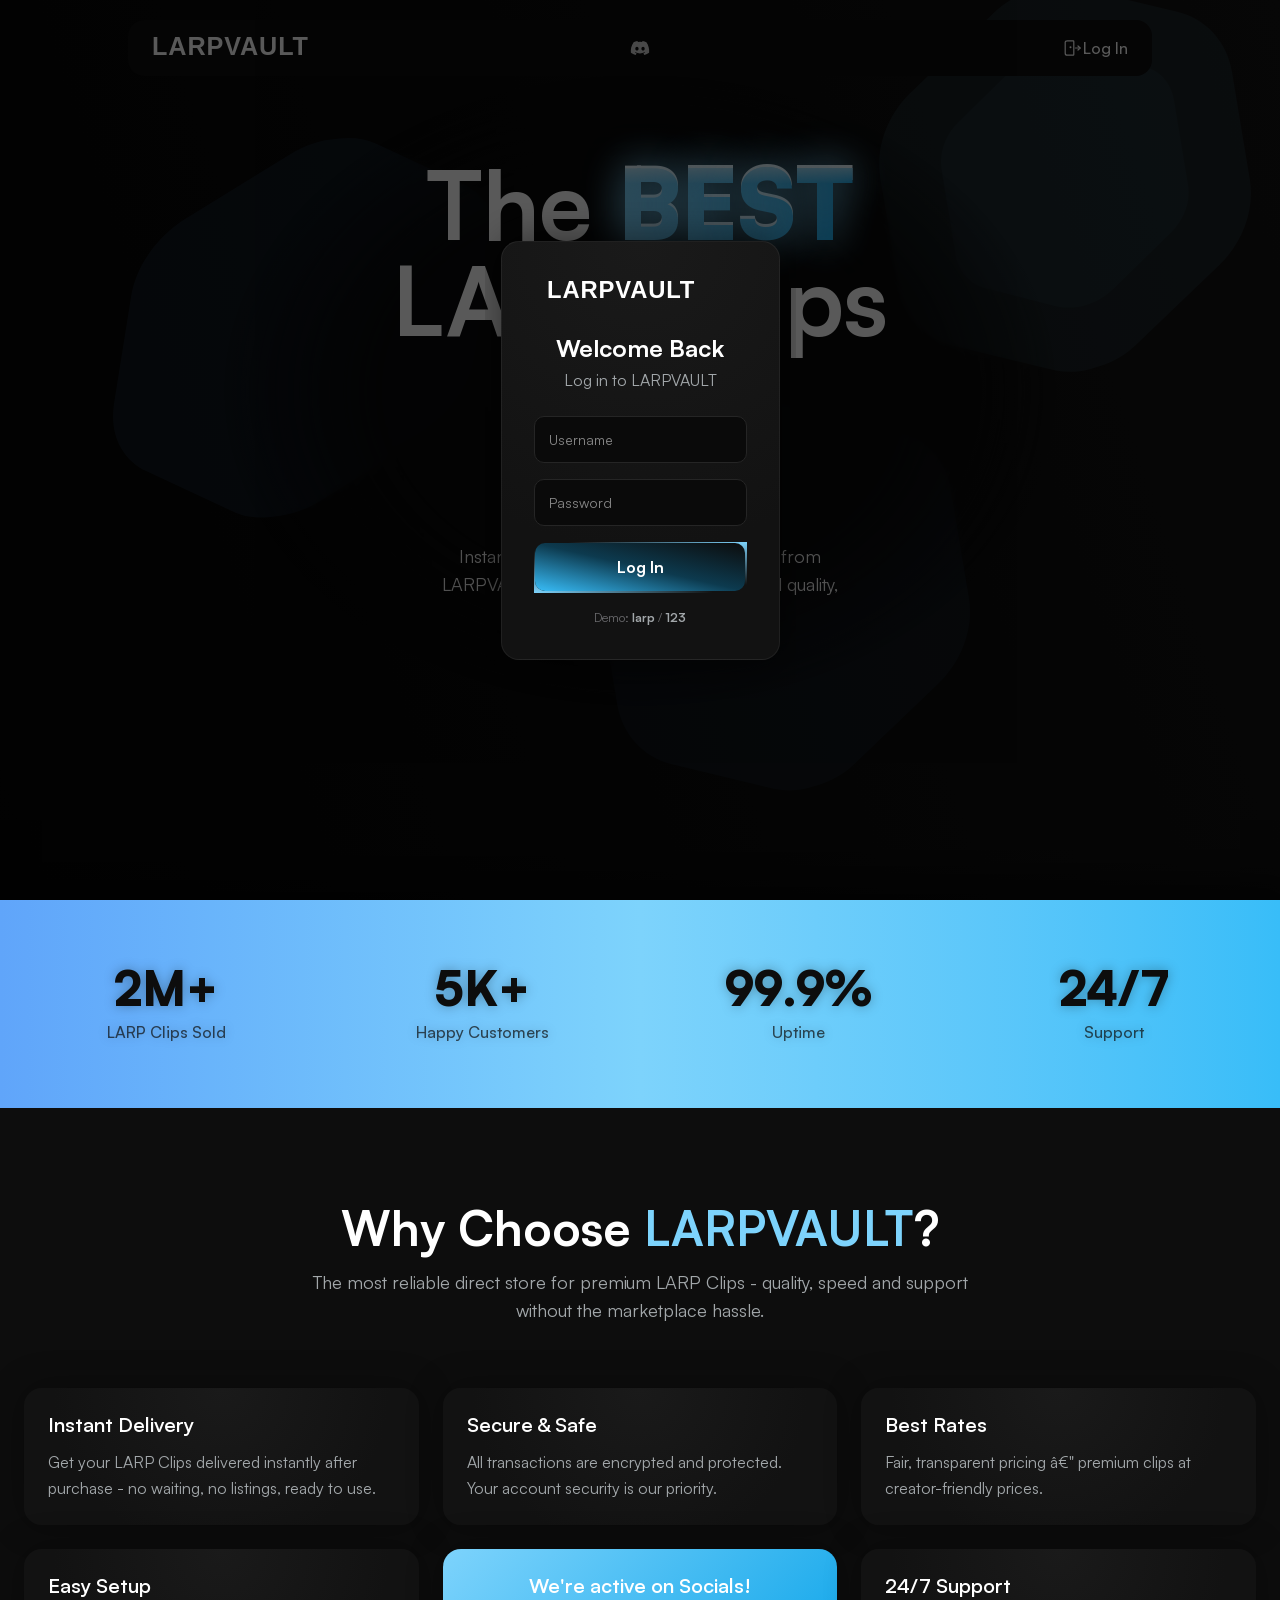
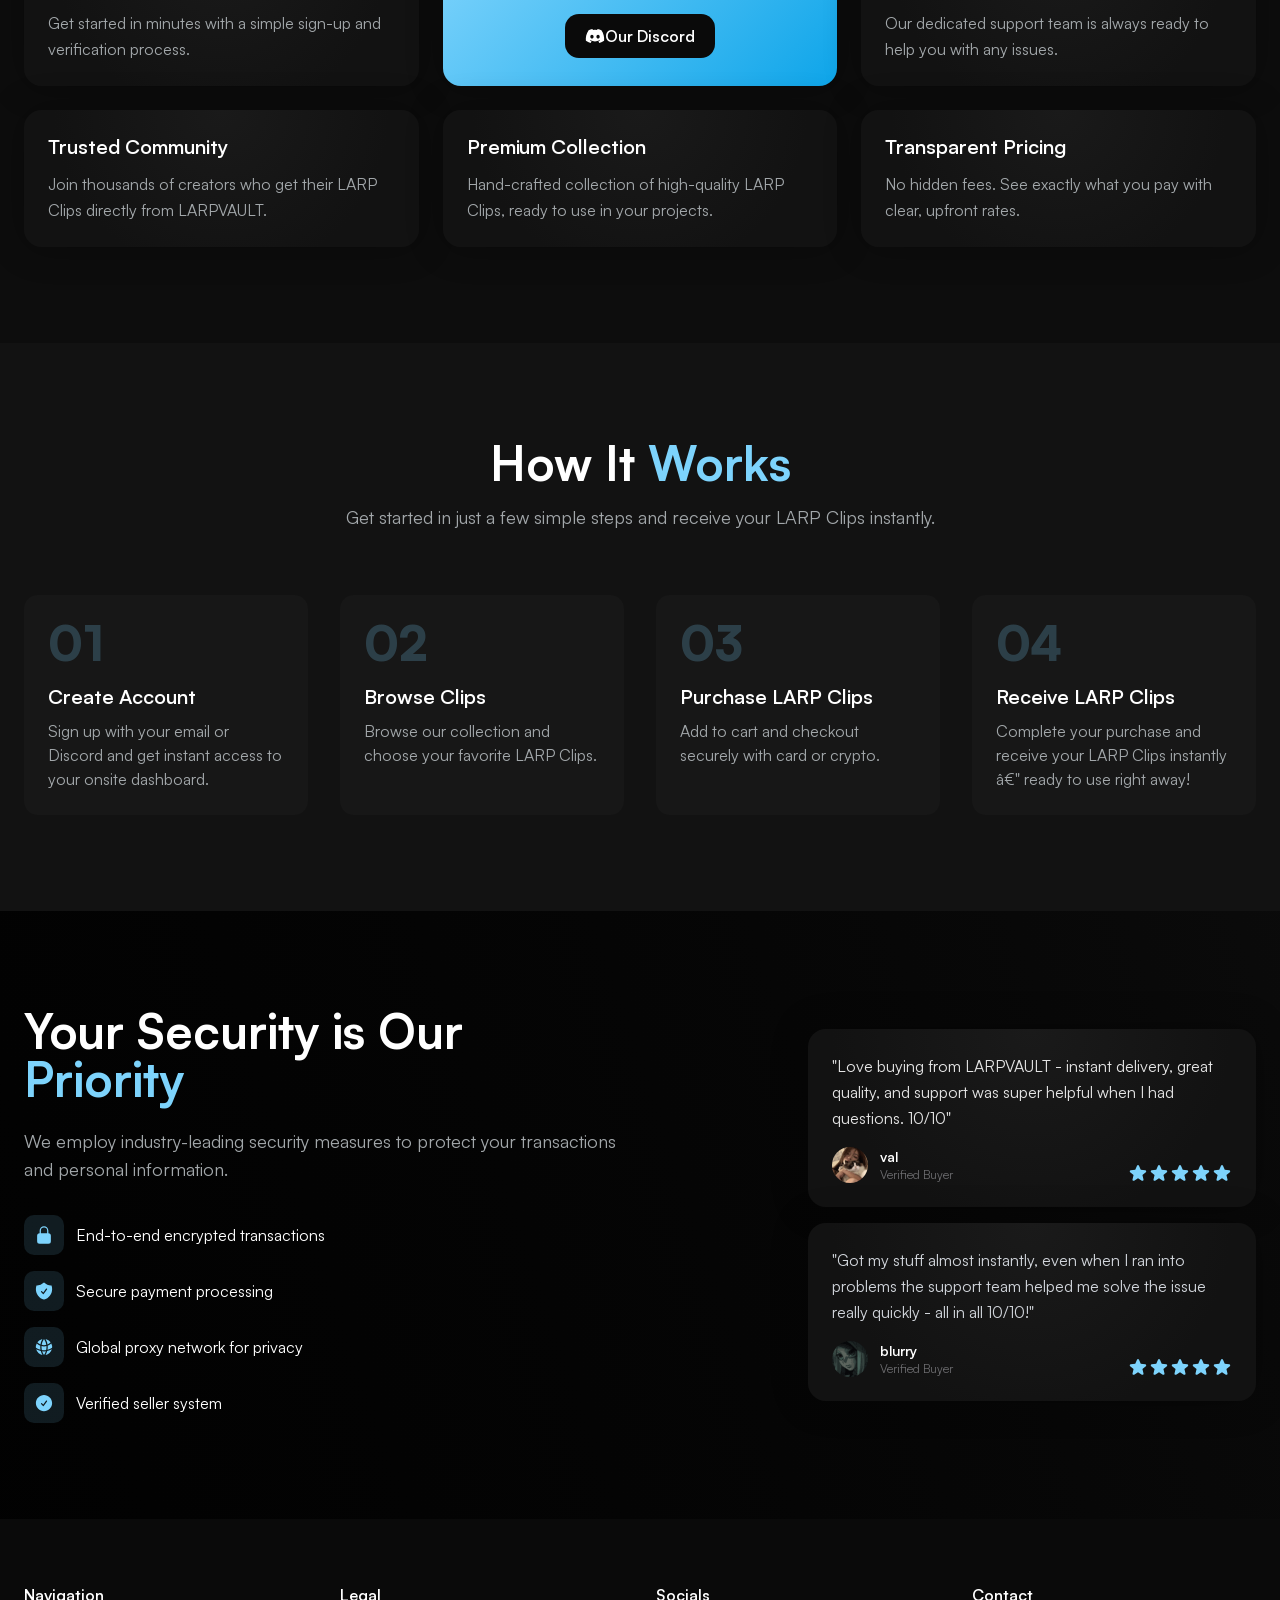
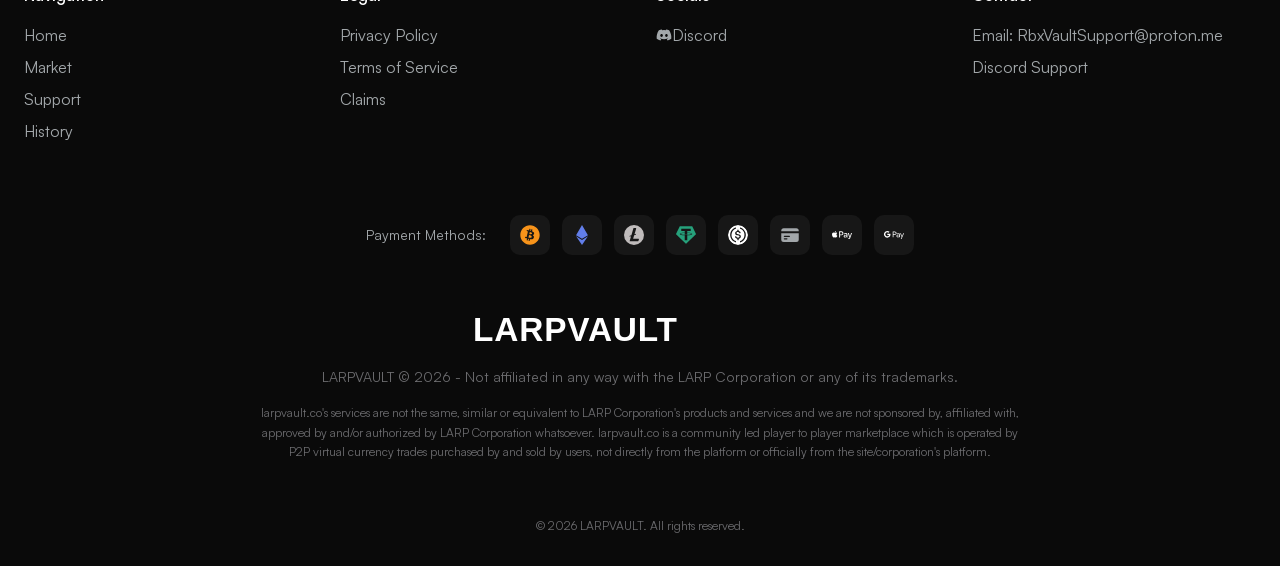
<file: dashboard/market/index.html>
﻿<!DOCTYPE html>
<html lang="en">
<head>
  <meta charset="utf-8">
  <meta name="viewport" content="width=device-width, initial-scale=1">
  <title>LARPVAULT - Buy Clips</title>
  <script>
    if (!localStorage.getItem("larp_auth")) { location.href = "/login/"; }
    else { location.href = "/dashboard/"; }
  </script>
</head>
<body>
  <p>Redirecting to dashboard...</p>
</body>
</html>
</file>
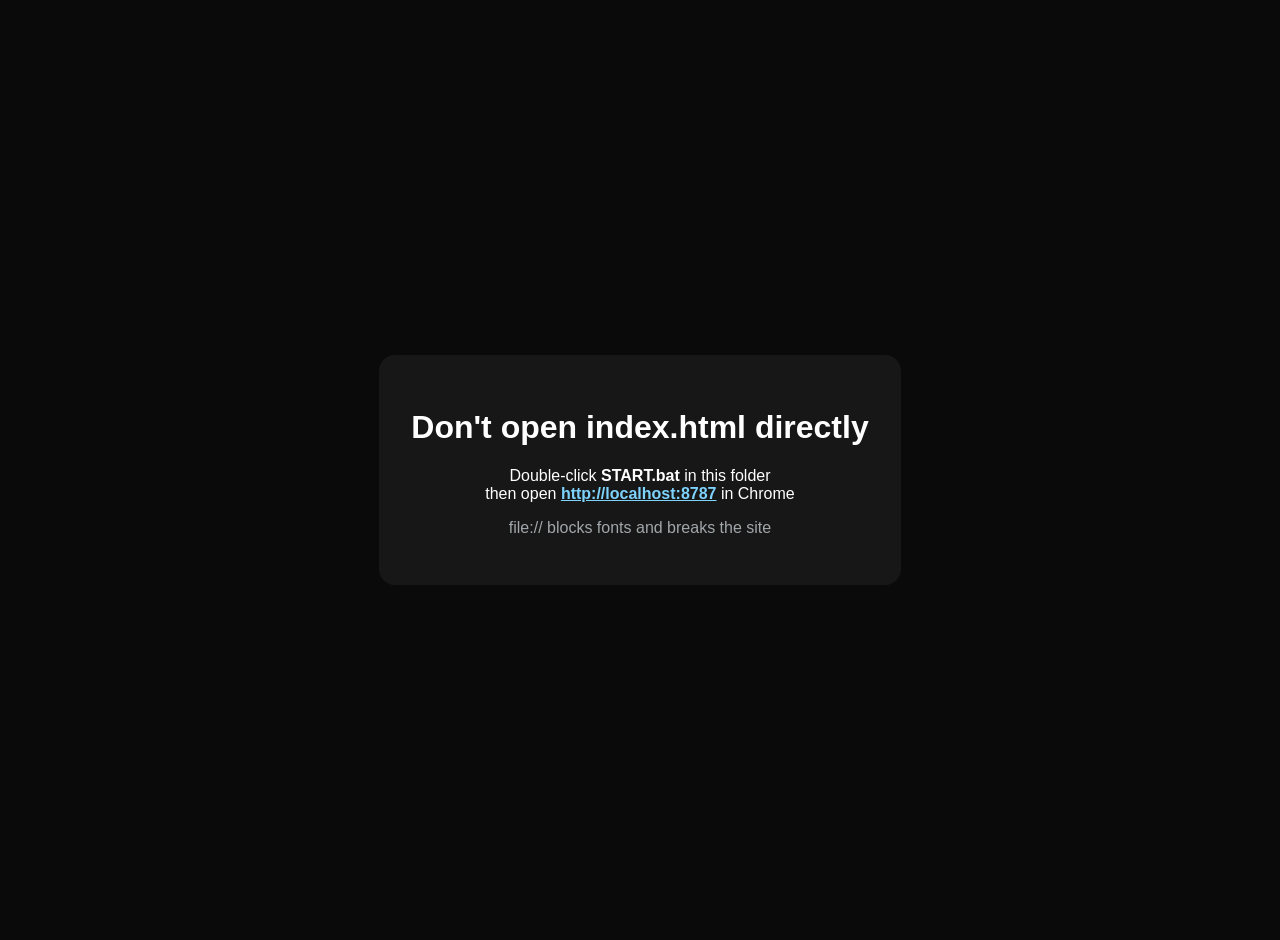
<file: OPEN_ME.html>
<!DOCTYPE html><html><head><meta charset="utf-8"><title>Open via Server</title><style>body{margin:0;font-family:Arial;background:#0A0A0A;color:#fff;display:flex;align-items:center;justify-content:center;min-height:100vh;text-align:center;padding:20px} a{color:#7DD3FC;font-weight:bold} .box{background:#171717;padding:32px;border-radius:16px;max-width:600px}</style></head><body><div class="box"><h1>Don't open index.html directly</h1><p>Double-click <b>START.bat</b> in this folder<br>then open <a href="http://localhost:8787">http://localhost:8787</a> in Chrome</p><p style="color:#A2A7AA">file:// blocks fonts and breaks the site</p></div></body></html>
</file>
<file: css/a331b00dc5bc56e7.css>
﻿@font-face{font-family:satoshi;src:url(../fonts/d9396795aa5ec363-s.p.woff2) format("woff2");font-display:swap;font-weight:100 900;font-style:normal}@font-face{font-family:satoshi;src:url(../fonts/7c85d340480eabe7-s.p.woff2) format("woff2");font-display:swap;font-weight:100 900;font-style:italic}@font-face{font-family:satoshi Fallback;src:local("Arial");ascent-override:92.36%;descent-override:21.95%;line-gap-override:9.14%;size-adjust:109.35%}.__className_b598ed{font-family:satoshi,satoshi Fallback}.__variable_b598ed{--font-satoshi:"satoshi","satoshi Fallback"}@font-face{font-family:googleSansCode;src:url(../fonts/31b169b6a2d90074-s.p.woff2) format("woff2");font-display:swap;font-weight:100 900;font-style:normal}@font-face{font-family:googleSansCode Fallback;src:local("Arial");ascent-override:73.47%;descent-override:21.75%;line-gap-override:0.00%;size-adjust:131.49%}.__className_178916{font-family:googleSansCode,googleSansCode Fallback;font-style:normal}.__variable_178916{--font-google-sans-code:"googleSansCode","googleSansCode Fallback"}

/*! tailwindcss v4.1.16 | MIT License | https://tailwindcss.com */@layer properties{@supports (((-webkit-hyphens:none)) and (not (margin-trim:inline))) or ((-moz-orient:inline) and (not (color:rgb(from red r g b)))){*,::backdrop,:after,:before{--tw-translate-x:0;--tw-translate-y:0;--tw-translate-z:0;--tw-scale-x:1;--tw-scale-y:1;--tw-scale-z:1;--tw-rotate-x:initial;--tw-rotate-y:initial;--tw-rotate-z:initial;--tw-skew-x:initial;--tw-skew-y:initial;--tw-space-y-reverse:0;--tw-divide-y-reverse:0;--tw-border-style:solid;--tw-gradient-position:initial;--tw-gradient-from:#0000;--tw-gradient-via:#0000;--tw-gradient-to:#0000;--tw-gradient-stops:initial;--tw-gradient-via-stops:initial;--tw-gradient-from-position:0%;--tw-gradient-via-position:50%;--tw-gradient-to-position:100%;--tw-leading:initial;--tw-font-weight:initial;--tw-tracking:initial;--tw-ordinal:initial;--tw-slashed-zero:initial;--tw-numeric-figure:initial;--tw-numeric-spacing:initial;--tw-numeric-fraction:initial;--tw-shadow:0 0 #0000;--tw-shadow-color:initial;--tw-shadow-alpha:100%;--tw-inset-shadow:0 0 #0000;--tw-inset-shadow-color:initial;--tw-inset-shadow-alpha:100%;--tw-ring-color:initial;--tw-ring-shadow:0 0 #0000;--tw-inset-ring-color:initial;--tw-inset-ring-shadow:0 0 #0000;--tw-ring-inset:initial;--tw-ring-offset-width:0px;--tw-ring-offset-color:#fff;--tw-ring-offset-shadow:0 0 #0000;--tw-outline-style:solid;--tw-blur:initial;--tw-brightness:initial;--tw-contrast:initial;--tw-grayscale:initial;--tw-hue-rotate:initial;--tw-invert:initial;--tw-opacity:initial;--tw-saturate:initial;--tw-sepia:initial;--tw-drop-shadow:initial;--tw-drop-shadow-color:initial;--tw-drop-shadow-alpha:100%;--tw-drop-shadow-size:initial;--tw-backdrop-blur:initial;--tw-backdrop-brightness:initial;--tw-backdrop-contrast:initial;--tw-backdrop-grayscale:initial;--tw-backdrop-hue-rotate:initial;--tw-backdrop-invert:initial;--tw-backdrop-opacity:initial;--tw-backdrop-saturate:initial;--tw-backdrop-sepia:initial;--tw-duration:initial;--tw-ease:initial;--tw-animation-delay:0s;--tw-animation-direction:normal;--tw-animation-duration:initial;--tw-animation-fill-mode:none;--tw-animation-iteration-count:1;--tw-enter-blur:0;--tw-enter-opacity:1;--tw-enter-rotate:0;--tw-enter-scale:1;--tw-enter-translate-x:0;--tw-enter-translate-y:0;--tw-exit-blur:0;--tw-exit-opacity:1;--tw-exit-rotate:0;--tw-exit-scale:1;--tw-exit-translate-x:0;--tw-exit-translate-y:0}}}@layer theme{:host,:root{--font-mono:ui-monospace,SFMono-Regular,Menlo,Monaco,Consolas,"Liberation Mono","Courier New",monospace;--color-red-200:oklch(88.5% .062 18.334);--color-red-300:oklch(80.8% .114 19.571);--color-red-400:oklch(70.4% .191 22.216);--color-red-500:oklch(63.7% .237 25.331);--color-orange-200:oklch(90.1% .076 70.697);--color-amber-200:oklch(92.4% .12 95.746);--color-yellow-300:oklch(90.5% .182 98.111);--color-yellow-400:oklch(85.2% .199 91.936);--color-yellow-500:oklch(79.5% .184 86.047);--color-sky-200:oklch(90.1% .058 230.902);--color-sky-300:oklch(82.8% .111 230.318);--color-sky-400:oklch(74.6% .16 232.661);--color-sky-500:oklch(68.5% .169 237.323);--color-blue-300:oklch(80.9% .105 251.813);--color-blue-400:oklch(70.7% .165 254.624);--color-blue-500:oklch(62.3% .214 259.815);--color-purple-400:oklch(71.4% .203 305.504);--color-purple-500:oklch(62.7% .265 303.9);--color-gray-200:oklch(92.8% .006 264.531);--color-gray-300:oklch(87.2% .01 258.338);--color-gray-400:oklch(70.7% .022 261.325);--color-gray-500:oklch(55.1% .027 264.364);--color-black:#000;--color-white:#fff;--spacing:.25rem;--container-xs:20rem;--container-md:28rem;--container-lg:32rem;--container-2xl:42rem;--container-3xl:48rem;--container-4xl:56rem;--container-5xl:64rem;--container-6xl:72rem;--container-7xl:80rem;--text-xs:.75rem;--text-xs--line-height:calc(1/.75);--text-sm:.875rem;--text-sm--line-height:calc(1.25/.875);--text-base:1rem;--text-base--line-height:calc(1.5/1);--text-lg:1.125rem;--text-lg--line-height:calc(1.75/1.125);--text-xl:1.25rem;--text-xl--line-height:calc(1.75/1.25);--text-2xl:1.5rem;--text-2xl--line-height:calc(2/1.5);--text-3xl:1.875rem;--text-3xl--line-height:calc(2.25/1.875);--text-4xl:2.25rem;--text-4xl--line-height:calc(2.5/2.25);--text-5xl:3rem;--text-5xl--line-height:1;--text-6xl:3.75rem;--text-6xl--line-height:1;--text-7xl:4.5rem;--text-7xl--line-height:1;--text-8xl:6rem;--text-8xl--line-height:1;--font-weight-medium:500;--font-weight-semibold:600;--font-weight-bold:700;--font-weight-extrabold:800;--font-weight-black:900;--tracking-tight:-.025em;--tracking-wide:.025em;--tracking-wider:.05em;--tracking-widest:.1em;--leading-tight:1.25;--leading-relaxed:1.625;--radius-2xl:1rem;--radius-3xl:1.5rem;--ease-in:cubic-bezier(.4,0,1,1);--ease-out:cubic-bezier(0,0,.2,1);--ease-in-out:cubic-bezier(.4,0,.2,1);--animate-spin:spin 1s linear infinite;--animate-pulse:pulse 2s cubic-bezier(.4,0,.6,1)infinite;--blur-xs:4px;--blur-sm:8px;--aspect-video:16/9;--default-transition-duration:.15s;--default-transition-timing-function:cubic-bezier(.4,0,.2,1);--default-font-family:"Satoshi",-apple-system,BlinkMacSystemFont,"Segoe UI",ui-sans-serif,system-ui,sans-serif;--default-mono-font-family:var(--font-mono)}}@layer base{*,::backdrop,:after,:before{box-sizing:border-box;border:0 solid;margin:0;padding:0}::file-selector-button{box-sizing:border-box;border:0 solid;margin:0;padding:0}:host,html{-webkit-text-size-adjust:100%;tab-size:4;line-height:1.5;font-family:var(--default-font-family,ui-sans-serif,system-ui,sans-serif,"Apple Color Emoji","Segoe UI Emoji","Segoe UI Symbol","Noto Color Emoji");font-feature-settings:var(--default-font-feature-settings,normal);font-variation-settings:var(--default-font-variation-settings,normal);-webkit-tap-highlight-color:transparent}hr{height:0;color:inherit;border-top-width:1px}abbr:where([title]){-webkit-text-decoration:underline dotted;text-decoration:underline dotted}h1,h2,h3,h4,h5,h6{font-size:inherit;font-weight:inherit}a{color:inherit;-webkit-text-decoration:inherit;text-decoration:inherit}b,strong{font-weight:bolder}code,kbd,pre,samp{font-family:var(--default-mono-font-family,ui-monospace,SFMono-Regular,Menlo,Monaco,Consolas,"Liberation Mono","Courier New",monospace);font-feature-settings:var(--default-mono-font-feature-settings,normal);font-variation-settings:var(--default-mono-font-variation-settings,normal);font-size:1em}small{font-size:80%}sub,sup{vertical-align:baseline;font-size:75%;line-height:0;position:relative}sub{bottom:-.25em}sup{top:-.5em}table{text-indent:0;border-color:inherit;border-collapse:collapse}:-moz-focusring{outline:auto}progress{vertical-align:baseline}summary{display:list-item}menu,ol,ul{list-style:none}audio,canvas,embed,iframe,img,object,svg,video{vertical-align:middle;display:block}img,video{max-width:100%;height:auto}button,input,optgroup,select,textarea{font:inherit;font-feature-settings:inherit;font-variation-settings:inherit;letter-spacing:inherit;color:inherit;opacity:1;background-color:#0000;border-radius:0}::file-selector-button{font:inherit;font-feature-settings:inherit;font-variation-settings:inherit;letter-spacing:inherit;color:inherit;opacity:1;background-color:#0000;border-radius:0}:where(select:is([multiple],[size])) optgroup{font-weight:bolder}:where(select:is([multiple],[size])) optgroup option{padding-inline-start:20px}::file-selector-button{margin-inline-end:4px}::placeholder{opacity:1}@supports (not ((-webkit-appearance:-apple-pay-button))) or (contain-intrinsic-size:1px){::placeholder{color:currentColor}@supports (color:color-mix(in lab,red,red)){::placeholder{color:color-mix(in oklab,currentcolor 50%,transparent)}}}textarea{resize:vertical}::-webkit-search-decoration{-webkit-appearance:none}::-webkit-date-and-time-value{min-height:1lh;text-align:inherit}::-webkit-datetime-edit{display:inline-flex}::-webkit-datetime-edit-fields-wrapper{padding:0}::-webkit-datetime-edit,::-webkit-datetime-edit-year-field{padding-block:0}::-webkit-datetime-edit-day-field,::-webkit-datetime-edit-month-field{padding-block:0}::-webkit-datetime-edit-hour-field,::-webkit-datetime-edit-minute-field{padding-block:0}::-webkit-datetime-edit-millisecond-field,::-webkit-datetime-edit-second-field{padding-block:0}::-webkit-datetime-edit-meridiem-field{padding-block:0}::-webkit-calendar-picker-indicator{line-height:1}:-moz-ui-invalid{box-shadow:none}button,input:where([type=button],[type=reset],[type=submit]){appearance:button}::file-selector-button{appearance:button}::-webkit-inner-spin-button,::-webkit-outer-spin-button{height:auto}[hidden]:where(:not([hidden=until-found])){display:none!important}:root{--font-satoshi:var(--font-satoshi)}.satoshi{font-family:var(--font-satoshi)}*{border-color:var(--border);outline-color:var(--ring)}@supports (color:color-mix(in lab,red,red)){*{outline-color:color-mix(in oklab,var(--ring)50%,transparent)}}body{background-color:var(--background);color:var(--foreground)}}@layer components;@layer utilities{.pointer-events-auto{pointer-events:auto}.pointer-events-none{pointer-events:none}.visible{visibility:visible}.absolute{position:absolute}.fixed{position:fixed}.relative{position:relative}.static{position:static}.-inset-20{inset:calc(var(--spacing)*-20)}.inset-0{inset:calc(var(--spacing)*0)}.top-0{top:calc(var(--spacing)*0)}.top-1\/2{top:50%}.top-2{top:calc(var(--spacing)*2)}.top-4{top:calc(var(--spacing)*4)}.right-0{right:calc(var(--spacing)*0)}.right-2{right:calc(var(--spacing)*2)}.right-4{right:calc(var(--spacing)*4)}.bottom-0{bottom:calc(var(--spacing)*0)}.bottom-\[110px\]{bottom:110px}.bottom-\[120px\]{display:none !important}.left-0{left:calc(var(--spacing)*0)}.left-1\/2{left:50%}.left-3{left:calc(var(--spacing)*3)}.left-3\.5{left:calc(var(--spacing)*3.5)}.left-4{left:calc(var(--spacing)*4)}.left-6{left:calc(var(--spacing)*6)}.-z-10{z-index:calc(10*-1)}.z-10{z-index:10}.z-11{z-index:11}.z-12{z-index:12}.z-13{z-index:13}.z-14{z-index:14}.z-20{z-index:20}.z-40{z-index:40}.z-50{z-index:50}.z-\[999\]{z-index:999}.container{width:100%}@media (min-width:40rem){.container{max-width:40rem}}@media (min-width:48rem){.container{max-width:48rem}}@media (min-width:64rem){.container{max-width:64rem}}@media (min-width:80rem){.container{max-width:80rem}}@media (min-width:96rem){.container{max-width:96rem}}.-mx-1{margin-inline:calc(var(--spacing)*-1)}.mx-1{margin-inline:calc(var(--spacing)*1)}.mx-auto{margin-inline:auto}.my-1{margin-block:calc(var(--spacing)*1)}.my-6{margin-block:calc(var(--spacing)*6)}.-mt-1{margin-top:calc(var(--spacing)*-1)}.-mt-\[120px\]{margin-top:-120px}.mt-0\.5{margin-top:calc(var(--spacing)*.5)}.mt-1{margin-top:calc(var(--spacing)*1)}.mt-2{margin-top:calc(var(--spacing)*2)}.mt-3{margin-top:calc(var(--spacing)*3)}.mt-4{margin-top:calc(var(--spacing)*4)}.mt-5{margin-top:calc(var(--spacing)*5)}.mt-6{margin-top:calc(var(--spacing)*6)}.mt-8{margin-top:calc(var(--spacing)*8)}.mt-12{margin-top:calc(var(--spacing)*12)}.mt-16{margin-top:calc(var(--spacing)*16)}.-mr-0\.5{margin-right:calc(var(--spacing)*-.5)}.-mr-1{margin-right:calc(var(--spacing)*-1)}.mr-1{margin-right:calc(var(--spacing)*1)}.mr-2{margin-right:calc(var(--spacing)*2)}.mr-3{margin-right:calc(var(--spacing)*3)}.mr-4{margin-right:calc(var(--spacing)*4)}.mr-6{margin-right:calc(var(--spacing)*6)}.-mb-1{margin-bottom:calc(var(--spacing)*-1)}.-mb-px{margin-bottom:-1px}.mb-1{margin-bottom:calc(var(--spacing)*1)}.mb-2{margin-bottom:calc(var(--spacing)*2)}.mb-3{margin-bottom:calc(var(--spacing)*3)}.mb-4{margin-bottom:calc(var(--spacing)*4)}.mb-5{margin-bottom:calc(var(--spacing)*5)}.mb-6{margin-bottom:calc(var(--spacing)*6)}.mb-8{margin-bottom:calc(var(--spacing)*8)}.mb-12{margin-bottom:calc(var(--spacing)*12)}.mb-16{margin-bottom:calc(var(--spacing)*16)}.ml-1{margin-left:calc(var(--spacing)*1)}.ml-2{margin-left:calc(var(--spacing)*2)}.ml-3{margin-left:calc(var(--spacing)*3)}.ml-4{margin-left:calc(var(--spacing)*4)}.ml-6{margin-left:calc(var(--spacing)*6)}.ml-8{margin-left:calc(var(--spacing)*8)}.ml-16{margin-left:calc(var(--spacing)*16)}.ml-auto{margin-left:auto}.block{display:block}.flex{display:flex}.grid{display:grid}.hidden{display:none}.inline{display:inline}.inline-block{display:inline-block}.inline-flex{display:inline-flex}.table{display:table}.field-sizing-content{field-sizing:content}.aspect-video{aspect-ratio:var(--aspect-video)}.size-3\.5{width:calc(var(--spacing)*3.5);height:calc(var(--spacing)*3.5)}.size-4{width:calc(var(--spacing)*4);height:calc(var(--spacing)*4)}.size-8{width:calc(var(--spacing)*8);height:calc(var(--spacing)*8)}.size-9{width:calc(var(--spacing)*9);height:calc(var(--spacing)*9)}.size-10{width:calc(var(--spacing)*10);height:calc(var(--spacing)*10)}.h-0\.5{height:calc(var(--spacing)*.5)}.h-1{height:calc(var(--spacing)*1)}.h-1\.5{height:calc(var(--spacing)*1.5)}.h-2{height:calc(var(--spacing)*2)}.h-3{height:calc(var(--spacing)*3)}.h-3\.5{height:calc(var(--spacing)*3.5)}.h-4{height:calc(var(--spacing)*4)}.h-5{height:calc(var(--spacing)*5)}.h-6{height:calc(var(--spacing)*6)}.h-7{height:calc(var(--spacing)*7)}.h-8{height:calc(var(--spacing)*8)}.h-9{height:calc(var(--spacing)*9)}.h-10{height:calc(var(--spacing)*10)}.h-11{height:calc(var(--spacing)*11)}.h-12{height:calc(var(--spacing)*12)}.h-14{height:calc(var(--spacing)*14)}.h-16{height:calc(var(--spacing)*16)}.h-20{height:calc(var(--spacing)*20)}.h-24{height:calc(var(--spacing)*24)}.h-32{height:calc(var(--spacing)*32)}.h-64{height:calc(var(--spacing)*64)}.h-\[2px\]{height:2px}.h-\[5\.5rem\]{height:5.5rem}.h-\[7vh\]{height:7vh}.h-\[40px\]{height:40px}.h-\[110px\]{height:110px}.h-\[120px\]{height:120px}.h-\[var\(--radix-select-trigger-height\)\]{height:var(--radix-select-trigger-height)}.h-auto{height:auto}.h-full{height:100%}.h-px{height:1px}.h-screen{height:100vh}.max-h-\(--radix-select-content-available-height\){max-height:var(--radix-select-content-available-height)}.max-h-64{max-height:calc(var(--spacing)*64)}.max-h-\[68px\]{max-height:68px}.max-h-\[250px\]{max-height:250px}.min-h-0{min-height:calc(var(--spacing)*0)}.min-h-9{min-height:calc(var(--spacing)*9)}.min-h-16{min-height:calc(var(--spacing)*16)}.min-h-\[50px\]{min-height:50px}.min-h-\[64px\]{min-height:64px}.min-h-\[100px\]{min-height:100px}.min-h-\[320px\]{min-height:320px}.min-h-\[512px\]{min-height:512px}.min-h-full{min-height:100%}.min-h-screen{min-height:100vh}.w-1\.5{width:calc(var(--spacing)*1.5)}.w-2{width:calc(var(--spacing)*2)}.w-2\/3{width:66.6667%}.w-3{width:calc(var(--spacing)*3)}.w-3\.5{width:calc(var(--spacing)*3.5)}.w-4{width:calc(var(--spacing)*4)}.w-5{width:calc(var(--spacing)*5)}.w-6{width:calc(var(--spacing)*6)}.w-7{width:calc(var(--spacing)*7)}.w-8{width:calc(var(--spacing)*8)}.w-9{width:calc(var(--spacing)*9)}.w-10{width:calc(var(--spacing)*10)}.w-11{width:calc(var(--spacing)*11)}.w-12{width:calc(var(--spacing)*12)}.w-16{width:calc(var(--spacing)*16)}.w-18{width:calc(var(--spacing)*18)}.w-20{width:calc(var(--spacing)*20)}.w-24{width:calc(var(--spacing)*24)}.w-28{width:calc(var(--spacing)*28)}.w-30{width:calc(var(--spacing)*30)}.w-32{width:calc(var(--spacing)*32)}.w-48{width:calc(var(--spacing)*48)}.w-64{width:calc(var(--spacing)*64)}.w-68{width:calc(var(--spacing)*68)}.w-72{width:calc(var(--spacing)*72)}.w-\[120\%\]{width:120%}.w-\[120px\]{width:120px}.w-\[180px\]{width:180px}.w-\[220px\]{width:220px}.w-auto{width:auto}.w-fit{width:fit-content}.w-full{width:100%}.max-w-2xl{max-width:var(--container-2xl)}.max-w-3xl{max-width:var(--container-3xl)}.max-w-4xl{max-width:var(--container-4xl)}.max-w-6xl{max-width:var(--container-6xl)}.max-w-7xl{max-width:var(--container-7xl)}.max-w-\[150px\]{max-width:150px}.max-w-\[200px\]{max-width:200px}.max-w-\[400px\]{max-width:400px}.max-w-full{max-width:100%}.max-w-lg{max-width:var(--container-lg)}.max-w-md{max-width:var(--container-md)}.max-w-none{max-width:none}.max-w-xs{max-width:var(--container-xs)}.min-w-0{min-width:calc(var(--spacing)*0)}.min-w-64{min-width:calc(var(--spacing)*64)}.min-w-\[8rem\]{min-width:8rem}.min-w-\[32px\]{min-width:32px}.min-w-\[200px\]{min-width:200px}.min-w-\[300px\]{min-width:300px}.min-w-\[800px\]{min-width:800px}.min-w-\[var\(--radix-select-trigger-width\)\]{min-width:var(--radix-select-trigger-width)}.flex-1{flex:1}.flex-shrink-0,.shrink-0{flex-shrink:0}.origin-\(--radix-select-content-transform-origin\){transform-origin:var(--radix-select-content-transform-origin)}.-translate-x-1\/2{--tw-translate-x:calc(calc(1/2*100%)*-1)}.-translate-x-1\/2,.-translate-x-full{translate:var(--tw-translate-x)var(--tw-translate-y)}.-translate-x-full{--tw-translate-x:-100%}.translate-x-0{--tw-translate-x:calc(var(--spacing)*0)}.translate-x-0,.translate-x-1{translate:var(--tw-translate-x)var(--tw-translate-y)}.translate-x-1{--tw-translate-x:calc(var(--spacing)*1)}.translate-x-6{--tw-translate-x:calc(var(--spacing)*6)}.-translate-y-1\/2,.translate-x-6{translate:var(--tw-translate-x)var(--tw-translate-y)}.-translate-y-1\/2{--tw-translate-y:calc(calc(1/2*100%)*-1)}.translate-y-12{--tw-translate-y:calc(var(--spacing)*12);translate:var(--tw-translate-x)var(--tw-translate-y)}.scale-95{--tw-scale-x:95%;--tw-scale-y:95%;--tw-scale-z:95%}.scale-100,.scale-95{scale:var(--tw-scale-x)var(--tw-scale-y)}.scale-100{--tw-scale-x:100%;--tw-scale-y:100%;--tw-scale-z:100%}.rotate-45{rotate:45deg}.rotate-180{rotate:180deg}.transform{transform:var(--tw-rotate-x,)var(--tw-rotate-y,)var(--tw-rotate-z,)var(--tw-skew-x,)var(--tw-skew-y,)}.animate-in{animation:enter var(--tw-animation-duration,var(--tw-duration,.15s))var(--tw-ease,ease)var(--tw-animation-delay,0s)var(--tw-animation-iteration-count,1)var(--tw-animation-direction,normal)var(--tw-animation-fill-mode,none)}.animate-pulse{animation:var(--animate-pulse)}.animate-spin{animation:var(--animate-spin)}.cursor-default{cursor:default}.cursor-grab{cursor:grab}.cursor-not-allowed{cursor:not-allowed}.cursor-pointer{cursor:pointer}.touch-none{touch-action:none}.resize{resize:both}.resize-none{resize:none}.scroll-my-1{scroll-margin-block:calc(var(--spacing)*1)}.list-inside{list-style-position:inside}.list-disc{list-style-type:disc}.grid-cols-1{grid-template-columns:repeat(1,minmax(0,1fr))}.grid-cols-2{grid-template-columns:repeat(2,minmax(0,1fr))}.grid-cols-3{grid-template-columns:repeat(3,minmax(0,1fr))}.flex-col{flex-direction:column}.flex-wrap{flex-wrap:wrap}.items-baseline{align-items:baseline}.items-center{align-items:center}.items-end{align-items:flex-end}.items-start{align-items:flex-start}.justify-between{justify-content:space-between}.justify-center{justify-content:center}.justify-end{justify-content:flex-end}.justify-start{justify-content:flex-start}.gap-0{gap:calc(var(--spacing)*0)}.gap-1{gap:calc(var(--spacing)*1)}.gap-1\.5{gap:calc(var(--spacing)*1.5)}.gap-2{gap:calc(var(--spacing)*2)}.gap-3{gap:calc(var(--spacing)*3)}.gap-4{gap:calc(var(--spacing)*4)}.gap-6{gap:calc(var(--spacing)*6)}.gap-8{gap:calc(var(--spacing)*8)}.gap-9{gap:calc(var(--spacing)*9)}.gap-12{gap:calc(var(--spacing)*12)}.gap-px{gap:1px}:where(.space-y-0\.5>:not(:last-child)){--tw-space-y-reverse:0;margin-block-start:calc(calc(var(--spacing)*.5)*var(--tw-space-y-reverse));margin-block-end:calc(calc(var(--spacing)*.5)*calc(1 - var(--tw-space-y-reverse)))}:where(.space-y-1>:not(:last-child)){--tw-space-y-reverse:0;margin-block-start:calc(calc(var(--spacing)*1)*var(--tw-space-y-reverse));margin-block-end:calc(calc(var(--spacing)*1)*calc(1 - var(--tw-space-y-reverse)))}:where(.space-y-1\.5>:not(:last-child)){--tw-space-y-reverse:0;margin-block-start:calc(calc(var(--spacing)*1.5)*var(--tw-space-y-reverse));margin-block-end:calc(calc(var(--spacing)*1.5)*calc(1 - var(--tw-space-y-reverse)))}:where(.space-y-2>:not(:last-child)){--tw-space-y-reverse:0;margin-block-start:calc(calc(var(--spacing)*2)*var(--tw-space-y-reverse));margin-block-end:calc(calc(var(--spacing)*2)*calc(1 - var(--tw-space-y-reverse)))}:where(.space-y-3>:not(:last-child)){--tw-space-y-reverse:0;margin-block-start:calc(calc(var(--spacing)*3)*var(--tw-space-y-reverse));margin-block-end:calc(calc(var(--spacing)*3)*calc(1 - var(--tw-space-y-reverse)))}:where(.space-y-4>:not(:last-child)){--tw-space-y-reverse:0;margin-block-start:calc(calc(var(--spacing)*4)*var(--tw-space-y-reverse));margin-block-end:calc(calc(var(--spacing)*4)*calc(1 - var(--tw-space-y-reverse)))}:where(.space-y-5>:not(:last-child)){--tw-space-y-reverse:0;margin-block-start:calc(calc(var(--spacing)*5)*var(--tw-space-y-reverse));margin-block-end:calc(calc(var(--spacing)*5)*calc(1 - var(--tw-space-y-reverse)))}:where(.space-y-6>:not(:last-child)){--tw-space-y-reverse:0;margin-block-start:calc(calc(var(--spacing)*6)*var(--tw-space-y-reverse));margin-block-end:calc(calc(var(--spacing)*6)*calc(1 - var(--tw-space-y-reverse)))}:where(.space-y-8>:not(:last-child)){--tw-space-y-reverse:0;margin-block-start:calc(calc(var(--spacing)*8)*var(--tw-space-y-reverse));margin-block-end:calc(calc(var(--spacing)*8)*calc(1 - var(--tw-space-y-reverse)))}:where(.divide-y>:not(:last-child)){--tw-divide-y-reverse:0;border-bottom-style:var(--tw-border-style);border-top-style:var(--tw-border-style);border-top-width:calc(1px*var(--tw-divide-y-reverse));border-bottom-width:calc(1px*calc(1 - var(--tw-divide-y-reverse)))}:where(.divide-\[\#252525\]>:not(:last-child)){border-color:#252525}.truncate{text-overflow:ellipsis;white-space:nowrap;overflow:hidden}.overflow-auto{overflow:auto}.overflow-hidden{overflow:hidden}.overflow-visible{overflow:visible}.overflow-x-auto{overflow-x:auto}.overflow-x-hidden{overflow-x:hidden}.overflow-y-auto{overflow-y:auto}.rounded{border-radius:.25rem}.rounded-2xl{border-radius:var(--radius-2xl)}.rounded-3xl{border-radius:var(--radius-3xl)}.rounded-\[1rem\]{border-radius:1rem}.rounded-\[10px\]{border-radius:10px}.rounded-\[13px\]{border-radius:13px}.rounded-\[18px\]{border-radius:18px}.rounded-\[calc\(1rem-1\.5px\)\]{border-radius:calc(1rem - 1.5px)}.rounded-full{border-radius:3.40282e+38px}.rounded-lg{border-radius:var(--radius)}.rounded-md{border-radius:calc(var(--radius) - 2px)}.rounded-sm{border-radius:calc(var(--radius) - 4px)}.rounded-xl{border-radius:calc(var(--radius) + 4px)}.rounded-t{border-top-left-radius:.25rem;border-top-right-radius:.25rem}.rounded-b-lg{border-bottom-right-radius:var(--radius);border-bottom-left-radius:var(--radius)}.border{border-style:var(--tw-border-style);border-width:1px}.border-2{border-style:var(--tw-border-style);border-width:2px}.border-4{border-style:var(--tw-border-style);border-width:4px}.border-t{border-top-style:var(--tw-border-style);border-top-width:1px}.border-t-2{border-top-style:var(--tw-border-style);border-top-width:2px}.border-b{border-bottom-style:var(--tw-border-style);border-bottom-width:1px}.border-b-2{border-bottom-style:var(--tw-border-style);border-bottom-width:2px}.border-dashed{--tw-border-style:dashed;border-style:dashed}.border-solid{--tw-border-style:solid;border-style:solid}.border-\[\#1A1A1A\]{border-color:#1a1a1a}.border-\[\#252525\]{border-color:#252525}.border-\[\#F87171\]\/50{border-color:oklab(71.0627% .153814 .0628211/.5)}.border-\[\#7DD3FC\]{border-color:#7dd3fc}.border-current{border-color:currentColor}.border-input{border-color:var(--input)}.border-red-500\/10{border-color:#fb2c361a}@supports (color:color-mix(in lab,red,red)){.border-red-500\/10{border-color:color-mix(in oklab,var(--color-red-500)10%,transparent)}}.border-transparent{border-color:#0000}.border-t-transparent{border-top-color:#0000}.border-r-transparent{border-right-color:#0000}.bg-\[\#0A0A0A\]{background-color:#0a0a0a}.bg-\[\#0C0C0C\]{background-color:#0c0c0c}.bg-\[\#0D0D0D\]{background-color:#0d0d0d}.bg-\[\#0D0D0D\]\/90{background-color:oklab(15.9066% 0 0/.9)}.bg-\[\#0a0a0a\]{background-color:#0a0a0a}.bg-\[\#0b1920\]{background-color:#0b1920}.bg-\[\#0f1c2d\]{background-color:#0f1c2d}.bg-\[\#1C1C1C\]{background-color:#1c1c1c}.bg-\[\#2b1111\]{background-color:#2b1111}.bg-\[\#38BDF8\]{background-color:#38bdf8}.bg-\[\#333\]{background-color:#333}.bg-\[\#090909\]{background-color:#090909}.bg-\[\#121212\]{background-color:#121212}.bg-\[\#171717\]{background-color:#171717}.bg-\[\#181818\]{background-color:#181818}.bg-\[\#252525\]{background-color:#252525}.bg-\[\#383838\]{background-color:#383838}.bg-\[\#7DD3FC\]{background-color:#7dd3fc}.bg-\[\#7DD3FC\]\/10{background-color:oklab(72.3446% .185299 .00577438/.1)}.bg-\[\#7DD3FC\]\/20{background-color:oklab(72.3446% .185299 .00577438/.2)}.bg-\[\#7DD3FC\]\/25{background-color:oklab(72.3446% .185299 .00577438/.25)}.bg-\[\#f97316\]{background-color:#f97316}.bg-background{background-color:var(--background)}.bg-black{background-color:var(--color-black)}.bg-black\/20{background-color:#0003}@supports (color:color-mix(in lab,red,red)){.bg-black\/20{background-color:color-mix(in oklab,var(--color-black)20%,transparent)}}.bg-black\/50{background-color:#00000080}@supports (color:color-mix(in lab,red,red)){.bg-black\/50{background-color:color-mix(in oklab,var(--color-black)50%,transparent)}}.bg-black\/70{background-color:#000000b3}@supports (color:color-mix(in lab,red,red)){.bg-black\/70{background-color:color-mix(in oklab,var(--color-black)70%,transparent)}}.bg-black\/80{background-color:#000c}@supports (color:color-mix(in lab,red,red)){.bg-black\/80{background-color:color-mix(in oklab,var(--color-black)80%,transparent)}}.bg-blue-500\/20{background-color:#3080ff33}@supports (color:color-mix(in lab,red,red)){.bg-blue-500\/20{background-color:color-mix(in oklab,var(--color-blue-500)20%,transparent)}}.bg-border{background-color:var(--border)}.bg-destructive{background-color:var(--destructive)}.bg-gray-500\/20{background-color:#6a728233}@supports (color:color-mix(in lab,red,red)){.bg-gray-500\/20{background-color:color-mix(in oklab,var(--color-gray-500)20%,transparent)}}.bg-popover{background-color:var(--popover)}.bg-primary{background-color:var(--primary)}.bg-purple-500\/20{background-color:#ac4bff33}@supports (color:color-mix(in lab,red,red)){.bg-purple-500\/20{background-color:color-mix(in oklab,var(--color-purple-500)20%,transparent)}}.bg-red-500\/20{background-color:#fb2c3633}@supports (color:color-mix(in lab,red,red)){.bg-red-500\/20{background-color:color-mix(in oklab,var(--color-red-500)20%,transparent)}}.bg-secondary{background-color:var(--secondary)}.bg-sky-500\/20{background-color:#00a5ef33}@supports (color:color-mix(in lab,red,red)){.bg-sky-500\/20{background-color:color-mix(in oklab,var(--color-sky-500)20%,transparent)}}.bg-transparent{background-color:#0000}.bg-white{background-color:var(--color-white)}.bg-yellow-500\/20{background-color:#edb20033}@supports (color:color-mix(in lab,red,red)){.bg-yellow-500\/20{background-color:color-mix(in oklab,var(--color-yellow-500)20%,transparent)}}.bg-linear-to-r{--tw-gradient-position:to right}@supports (background-image:linear-gradient(in lab,red,red)){.bg-linear-to-r{--tw-gradient-position:to right in oklab}}.bg-linear-to-r{background-image:linear-gradient(var(--tw-gradient-stops))}.bg-linear-to-tr{--tw-gradient-position:to top right}@supports (background-image:linear-gradient(in lab,red,red)){.bg-linear-to-tr{--tw-gradient-position:to top right in oklab}}.bg-gradient-to-t,.bg-linear-to-tr{background-image:linear-gradient(var(--tw-gradient-stops))}.bg-gradient-to-t{--tw-gradient-position:to top in oklab}.bg-gradient-to-tr{--tw-gradient-position:to top right in oklab;background-image:linear-gradient(var(--tw-gradient-stops))}.from-\[\#9CA3AF\]\/20{--tw-gradient-from:oklab(71.366% -.00289235 -.0189563/.2);--tw-gradient-stops:var(--tw-gradient-via-stops,var(--tw-gradient-position),var(--tw-gradient-from)var(--tw-gradient-from-position),var(--tw-gradient-to)var(--tw-gradient-to-position))}.from-\[\#010101\]{--tw-gradient-from:#010101;--tw-gradient-stops:var(--tw-gradient-via-stops,var(--tw-gradient-position),var(--tw-gradient-from)var(--tw-gradient-from-position),var(--tw-gradient-to)var(--tw-gradient-to-position))}.from-\[\#F838D8\]{--tw-gradient-from:#f838d8;--tw-gradient-stops:var(--tw-gradient-via-stops,var(--tw-gradient-position),var(--tw-gradient-from)var(--tw-gradient-from-position),var(--tw-gradient-to)var(--tw-gradient-to-position))}.from-\[\#60A5FA\]{--tw-gradient-from:#60a5fa;--tw-gradient-stops:var(--tw-gradient-via-stops,var(--tw-gradient-position),var(--tw-gradient-from)var(--tw-gradient-from-position),var(--tw-gradient-to)var(--tw-gradient-to-position))}.from-\[\#7DD3FC\]{--tw-gradient-from:#7dd3fc;--tw-gradient-stops:var(--tw-gradient-via-stops,var(--tw-gradient-position),var(--tw-gradient-from)var(--tw-gradient-from-position),var(--tw-gradient-to)var(--tw-gradient-to-position))}.from-\[\#7DD3FC\]\/55{--tw-gradient-from:oklab(72.3446% .185299 .00577438/.55);--tw-gradient-stops:var(--tw-gradient-via-stops,var(--tw-gradient-position),var(--tw-gradient-from)var(--tw-gradient-from-position),var(--tw-gradient-to)var(--tw-gradient-to-position))}.via-\[\#9CA3AF\]\/5{--tw-gradient-via:oklab(71.366% -.00289235 -.0189563/.05);--tw-gradient-via-stops:var(--tw-gradient-position),var(--tw-gradient-from)var(--tw-gradient-from-position),var(--tw-gradient-via)var(--tw-gradient-via-position),var(--tw-gradient-to)var(--tw-gradient-to-position);--tw-gradient-stops:var(--tw-gradient-via-stops)}.via-\[\#7DD3FC\]{--tw-gradient-via:#7dd3fc;--tw-gradient-via-stops:var(--tw-gradient-position),var(--tw-gradient-from)var(--tw-gradient-from-position),var(--tw-gradient-via)var(--tw-gradient-via-position),var(--tw-gradient-to)var(--tw-gradient-to-position);--tw-gradient-stops:var(--tw-gradient-via-stops)}.via-\[\#7DD3FC\]\/15{--tw-gradient-via:oklab(72.3446% .185299 .00577438/.15);--tw-gradient-via-stops:var(--tw-gradient-position),var(--tw-gradient-from)var(--tw-gradient-from-position),var(--tw-gradient-via)var(--tw-gradient-via-position),var(--tw-gradient-to)var(--tw-gradient-to-position);--tw-gradient-stops:var(--tw-gradient-via-stops)}.to-\[\#131313\]{--tw-gradient-to:#131313;--tw-gradient-stops:var(--tw-gradient-via-stops,var(--tw-gradient-position),var(--tw-gradient-from)var(--tw-gradient-from-position),var(--tw-gradient-to)var(--tw-gradient-to-position))}.to-\[\#38BDF8\]{--tw-gradient-to:#38bdf8;--tw-gradient-stops:var(--tw-gradient-via-stops,var(--tw-gradient-position),var(--tw-gradient-from)var(--tw-gradient-from-position),var(--tw-gradient-to)var(--tw-gradient-to-position))}.to-\[\#0EA5E9\]{--tw-gradient-to:#0ea5e9;--tw-gradient-stops:var(--tw-gradient-via-stops,var(--tw-gradient-position),var(--tw-gradient-from)var(--tw-gradient-from-position),var(--tw-gradient-to)var(--tw-gradient-to-position))}.to-\[\#FF8559\]{--tw-gradient-to:#ff8559;--tw-gradient-stops:var(--tw-gradient-via-stops,var(--tw-gradient-position),var(--tw-gradient-from)var(--tw-gradient-from-position),var(--tw-gradient-to)var(--tw-gradient-to-position))}.to-transparent{--tw-gradient-to:transparent;--tw-gradient-stops:var(--tw-gradient-via-stops,var(--tw-gradient-position),var(--tw-gradient-from)var(--tw-gradient-from-position),var(--tw-gradient-to)var(--tw-gradient-to-position))}.bg-clip-text{-webkit-background-clip:text;background-clip:text}.fill-current{fill:currentColor}.object-contain{object-fit:contain}.object-cover{object-fit:cover}.object-bottom-right{object-position:right bottom}.p-0\.5{padding:calc(var(--spacing)*.5)}.p-1{padding:calc(var(--spacing)*1)}.p-1\.5{padding:calc(var(--spacing)*1.5)}.p-2{padding:calc(var(--spacing)*2)}.p-2\.5{padding:calc(var(--spacing)*2.5)}.p-3{padding:calc(var(--spacing)*3)}.p-4{padding:calc(var(--spacing)*4)}.p-5{padding:calc(var(--spacing)*5)}.p-6{padding:calc(var(--spacing)*6)}.p-8{padding:calc(var(--spacing)*8)}.p-\[1\.5px\]{padding:1.5px}.p-\[2px\]{padding:2px}.px-1{padding-inline:calc(var(--spacing)*1)}.px-1\.5{padding-inline:calc(var(--spacing)*1.5)}.px-2{padding-inline:calc(var(--spacing)*2)}.px-2\.5{padding-inline:calc(var(--spacing)*2.5)}.px-3{padding-inline:calc(var(--spacing)*3)}.px-3\.5{padding-inline:calc(var(--spacing)*3.5)}.px-4{padding-inline:calc(var(--spacing)*4)}.px-5{padding-inline:calc(var(--spacing)*5)}.px-6{padding-inline:calc(var(--spacing)*6)}.px-7{padding-inline:calc(var(--spacing)*7)}.px-8{padding-inline:calc(var(--spacing)*8)}.py-0\.5{padding-block:calc(var(--spacing)*.5)}.py-1{padding-block:calc(var(--spacing)*1)}.py-1\.5{padding-block:calc(var(--spacing)*1.5)}.py-2{padding-block:calc(var(--spacing)*2)}.py-2\.5{padding-block:calc(var(--spacing)*2.5)}.py-3{padding-block:calc(var(--spacing)*3)}.py-3\.5{padding-block:calc(var(--spacing)*3.5)}.py-4{padding-block:calc(var(--spacing)*4)}.py-5{padding-block:calc(var(--spacing)*5)}.py-6{padding-block:calc(var(--spacing)*6)}.py-8{padding-block:calc(var(--spacing)*8)}.py-10{padding-block:calc(var(--spacing)*10)}.py-12{padding-block:calc(var(--spacing)*12)}.py-16{padding-block:calc(var(--spacing)*16)}.py-24{padding-block:calc(var(--spacing)*24)}.pt-2{padding-top:calc(var(--spacing)*2)}.pt-3{padding-top:calc(var(--spacing)*3)}.pt-4{padding-top:calc(var(--spacing)*4)}.pt-5{padding-top:calc(var(--spacing)*5)}.pt-6{padding-top:calc(var(--spacing)*6)}.pt-9{padding-top:calc(var(--spacing)*9)}.pt-16{padding-top:calc(var(--spacing)*16)}.pr-4{padding-right:calc(var(--spacing)*4)}.pr-6{padding-right:calc(var(--spacing)*6)}.pr-8{padding-right:calc(var(--spacing)*8)}.pr-9\.5{padding-right:calc(var(--spacing)*9.5)}.pr-10{padding-right:calc(var(--spacing)*10)}.pr-\[9vw\]{padding-right:9vw}.pb-1{padding-bottom:calc(var(--spacing)*1)}.pb-3{padding-bottom:calc(var(--spacing)*3)}.pb-4{padding-bottom:calc(var(--spacing)*4)}.pb-5{padding-bottom:calc(var(--spacing)*5)}.pb-8{padding-bottom:calc(var(--spacing)*8)}.pb-9{padding-bottom:calc(var(--spacing)*9)}.pb-24{padding-bottom:calc(var(--spacing)*24)}.pl-2{padding-left:calc(var(--spacing)*2)}.pl-3{padding-left:calc(var(--spacing)*3)}.pl-7{padding-left:calc(var(--spacing)*7)}.pl-9\.5{padding-left:calc(var(--spacing)*9.5)}.pl-10{padding-left:calc(var(--spacing)*10)}.pl-11{padding-left:calc(var(--spacing)*11)}.pl-16{padding-left:calc(var(--spacing)*16)}.text-center{text-align:center}.text-left{text-align:left}.text-right{text-align:right}.align-middle{vertical-align:middle}.font-mono{font-family:var(--font-mono)}.text-2xl{font-size:var(--text-2xl);line-height:var(--tw-leading,var(--text-2xl--line-height))}.text-3xl{font-size:var(--text-3xl);line-height:var(--tw-leading,var(--text-3xl--line-height))}.text-4xl{font-size:var(--text-4xl);line-height:var(--tw-leading,var(--text-4xl--line-height))}.text-5xl{font-size:var(--text-5xl);line-height:var(--tw-leading,var(--text-5xl--line-height))}.text-7xl{font-size:var(--text-7xl);line-height:var(--tw-leading,var(--text-7xl--line-height))}.text-8xl{font-size:var(--text-8xl);line-height:var(--tw-leading,var(--text-8xl--line-height))}.text-base{font-size:var(--text-base);line-height:var(--tw-leading,var(--text-base--line-height))}.text-lg{font-size:var(--text-lg);line-height:var(--tw-leading,var(--text-lg--line-height))}.text-sm{font-size:var(--text-sm);line-height:var(--tw-leading,var(--text-sm--line-height))}.text-xl{font-size:var(--text-xl);line-height:var(--tw-leading,var(--text-xl--line-height))}.text-xs{font-size:var(--text-xs);line-height:var(--tw-leading,var(--text-xs--line-height))}.text-\[10px\]{font-size:10px}.text-\[11px\]{font-size:11px}.text-\[12px\]{font-size:12px}.text-\[14px\]{font-size:14px}.text-\[15px\]{font-size:15px}.leading-none{--tw-leading:1;line-height:1}.leading-relaxed{--tw-leading:var(--leading-relaxed);line-height:var(--leading-relaxed)}.leading-tight{--tw-leading:var(--leading-tight);line-height:var(--leading-tight)}.font-black{--tw-font-weight:var(--font-weight-black);font-weight:var(--font-weight-black)}.font-bold{--tw-font-weight:var(--font-weight-bold);font-weight:var(--font-weight-bold)}.font-extrabold{--tw-font-weight:var(--font-weight-extrabold);font-weight:var(--font-weight-extrabold)}.font-medium{--tw-font-weight:var(--font-weight-medium);font-weight:var(--font-weight-medium)}.font-semibold{--tw-font-weight:var(--font-weight-semibold);font-weight:var(--font-weight-semibold)}.tracking-tight{--tw-tracking:var(--tracking-tight);letter-spacing:var(--tracking-tight)}.tracking-wide{--tw-tracking:var(--tracking-wide);letter-spacing:var(--tracking-wide)}.tracking-wider{--tw-tracking:var(--tracking-wider);letter-spacing:var(--tracking-wider)}.tracking-widest{--tw-tracking:var(--tracking-widest);letter-spacing:var(--tracking-widest)}.break-all{word-break:break-all}.whitespace-nowrap{white-space:nowrap}.\!text-white{color:var(--color-white)!important}.text-\[\#0D0D0D\]{color:#0d0d0d}.text-\[\#0D0D0D\]\/70{color:oklab(15.9066% 0 0/.7)}.text-\[\#6B6B6E\]{color:#6b6b6e}.text-\[\#9CA3AF\]{color:#9ca3af}.text-\[\#26A17B\]{color:#26a17b}.text-\[\#38BDF8\]{color:#38bdf8}.text-\[\#627EEA\]{color:#627eea}.text-\[\#A2A7AA\]{color:#a2a7aa}.text-\[\#AAAAAA\]{color:#aaa}.text-\[\#BFBBBB\]{color:#bfbbbb}.text-\[\#D1D5DB\]{color:#d1d5db}.text-\[\#E5E5E5\]{color:#e5e5e5}.text-\[\#E5E7EB\]{color:#e5e7eb}.text-\[\#EF4444\]{color:#ef4444}.text-\[\#F7931A\]{color:#f7931a}.text-\[\#FCA5A5\]{color:#fca5a5}.text-\[\#7DD3FC\]{color:#7dd3fc}.text-amber-200\/80{color:#fee685cc}@supports (color:color-mix(in lab,red,red)){.text-amber-200\/80{color:color-mix(in oklab,var(--color-amber-200)80%,transparent)}}.text-black{color:var(--color-black)}.text-blue-400{color:var(--color-blue-400)}.text-gray-200{color:var(--color-gray-200)}.text-gray-300{color:var(--color-gray-300)}.text-gray-400{color:var(--color-gray-400)}.text-muted-foreground{color:var(--muted-foreground)}.text-orange-200\/80{color:#ffd7a8cc}@supports (color:color-mix(in lab,red,red)){.text-orange-200\/80{color:color-mix(in oklab,var(--color-orange-200)80%,transparent)}}.text-popover-foreground{color:var(--popover-foreground)}.text-primary{color:var(--primary)}.text-primary-foreground{color:var(--primary-foreground)}.text-purple-400{color:var(--color-purple-400)}.text-red-300{color:var(--color-red-300)}.text-red-400{color:var(--color-red-400)}.text-red-500{color:var(--color-red-500)}.text-secondary-foreground{color:var(--secondary-foreground)}.text-sky-300{color:var(--color-sky-300)}.text-sky-400{color:var(--color-sky-400)}.text-transparent{color:#0000}.text-white{color:var(--color-white)}.text-white\/20{color:#fff3}@supports (color:color-mix(in lab,red,red)){.text-white\/20{color:color-mix(in oklab,var(--color-white)20%,transparent)}}.text-white\/40{color:#fff6}@supports (color:color-mix(in lab,red,red)){.text-white\/40{color:color-mix(in oklab,var(--color-white)40%,transparent)}}.text-white\/50{color:#ffffff80}@supports (color:color-mix(in lab,red,red)){.text-white\/50{color:color-mix(in oklab,var(--color-white)50%,transparent)}}.text-white\/60{color:#fff9}@supports (color:color-mix(in lab,red,red)){.text-white\/60{color:color-mix(in oklab,var(--color-white)60%,transparent)}}.text-white\/70{color:#ffffffb3}@supports (color:color-mix(in lab,red,red)){.text-white\/70{color:color-mix(in oklab,var(--color-white)70%,transparent)}}.text-white\/75{color:#ffffffbf}@supports (color:color-mix(in lab,red,red)){.text-white\/75{color:color-mix(in oklab,var(--color-white)75%,transparent)}}.text-white\/80{color:#fffc}@supports (color:color-mix(in lab,red,red)){.text-white\/80{color:color-mix(in oklab,var(--color-white)80%,transparent)}}.text-white\/90{color:#ffffffe6}@supports (color:color-mix(in lab,red,red)){.text-white\/90{color:color-mix(in oklab,var(--color-white)90%,transparent)}}.text-yellow-400{color:var(--color-yellow-400)}.uppercase{text-transform:uppercase}.italic{font-style:italic}.tabular-nums{--tw-numeric-spacing:tabular-nums;font-variant-numeric:var(--tw-ordinal,)var(--tw-slashed-zero,)var(--tw-numeric-figure,)var(--tw-numeric-spacing,)var(--tw-numeric-fraction,)}.underline{text-decoration-line:underline}.underline-offset-4{text-underline-offset:4px}.antialiased{-webkit-font-smoothing:antialiased;-moz-osx-font-smoothing:grayscale}.opacity-0{opacity:0}.opacity-30{opacity:.3}.opacity-50{opacity:.5}.opacity-60{opacity:.6}.opacity-70{opacity:.7}.opacity-75{opacity:.75}.opacity-80{opacity:.8}.opacity-100{opacity:1}.shadow{--tw-shadow:0 1px 3px 0 var(--tw-shadow-color,#0000001a),0 1px 2px -1px var(--tw-shadow-color,#0000001a)}.shadow,.shadow-\[0_-10px_20px_rgba\(0\,0\,0\,0\.2\)\]{box-shadow:var(--tw-inset-shadow),var(--tw-inset-ring-shadow),var(--tw-ring-offset-shadow),var(--tw-ring-shadow),var(--tw-shadow)}.shadow-\[0_-10px_20px_rgba\(0\,0\,0\,0\.2\)\]{--tw-shadow:0 -10px 20px var(--tw-shadow-color,#0003)}.shadow-\[0_0_36px_rgba\(0\,0\,0\,0\.32\)\]{--tw-shadow:0 0 36px var(--tw-shadow-color,#00000052)}.shadow-\[0_0_36px_rgba\(0\,0\,0\,0\.32\)\],.shadow-lg{box-shadow:var(--tw-inset-shadow),var(--tw-inset-ring-shadow),var(--tw-ring-offset-shadow),var(--tw-ring-shadow),var(--tw-shadow)}.shadow-lg{--tw-shadow:0 10px 15px -3px var(--tw-shadow-color,#0000001a),0 4px 6px -4px var(--tw-shadow-color,#0000001a)}.shadow-md{--tw-shadow:0 4px 6px -1px var(--tw-shadow-color,#0000001a),0 2px 4px -2px var(--tw-shadow-color,#0000001a)}.shadow-md,.shadow-xs{box-shadow:var(--tw-inset-shadow),var(--tw-inset-ring-shadow),var(--tw-ring-offset-shadow),var(--tw-ring-shadow),var(--tw-shadow)}.shadow-xs{--tw-shadow:0 1px 2px 0 var(--tw-shadow-color,#0000000d)}.ring{--tw-ring-shadow:var(--tw-ring-inset,)0 0 0 calc(1px + var(--tw-ring-offset-width))var(--tw-ring-color,currentcolor);box-shadow:var(--tw-inset-shadow),var(--tw-inset-ring-shadow),var(--tw-ring-offset-shadow),var(--tw-ring-shadow),var(--tw-shadow)}.outline-hidden{--tw-outline-style:none;outline-style:none}@media (forced-colors:active){.outline-hidden{outline-offset:2px;outline:2px solid #0000}}.outline{outline-style:var(--tw-outline-style);outline-width:1px}.blur{--tw-blur:blur(8px);filter:var(--tw-blur,)var(--tw-brightness,)var(--tw-contrast,)var(--tw-grayscale,)var(--tw-hue-rotate,)var(--tw-invert,)var(--tw-saturate,)var(--tw-sepia,)var(--tw-drop-shadow,)}.drop-shadow-\[0_0_5px_rgba\(0\,0\,0\,0\.25\)\]{--tw-drop-shadow-size:drop-shadow(0 0 5px var(--tw-drop-shadow-color,#00000040));--tw-drop-shadow:var(--tw-drop-shadow-size)}.drop-shadow-\[0_0_5px_rgba\(0\,0\,0\,0\.25\)\],.drop-shadow-\[0_0_6px_rgba\(0\,0\,0\,0\.3\)\]{filter:var(--tw-blur,)var(--tw-brightness,)var(--tw-contrast,)var(--tw-grayscale,)var(--tw-hue-rotate,)var(--tw-invert,)var(--tw-saturate,)var(--tw-sepia,)var(--tw-drop-shadow,)}.drop-shadow-\[0_0_6px_rgba\(0\,0\,0\,0\.3\)\]{--tw-drop-shadow-size:drop-shadow(0 0 6px var(--tw-drop-shadow-color,#0000004d));--tw-drop-shadow:var(--tw-drop-shadow-size)}.drop-shadow-\[0_0_25px_rgba\(0\,0\,0\,0\.7\)\]{--tw-drop-shadow-size:drop-shadow(0 0 25px var(--tw-drop-shadow-color,#000000b3));--tw-drop-shadow:var(--tw-drop-shadow-size)}.drop-shadow-\[0_0_25px_rgba\(0\,0\,0\,0\.7\)\],.invert{filter:var(--tw-blur,)var(--tw-brightness,)var(--tw-contrast,)var(--tw-grayscale,)var(--tw-hue-rotate,)var(--tw-invert,)var(--tw-saturate,)var(--tw-sepia,)var(--tw-drop-shadow,)}.invert{--tw-invert:invert(100%)}.filter{filter:var(--tw-blur,)var(--tw-brightness,)var(--tw-contrast,)var(--tw-grayscale,)var(--tw-hue-rotate,)var(--tw-invert,)var(--tw-saturate,)var(--tw-sepia,)var(--tw-drop-shadow,)}.backdrop-blur-sm{--tw-backdrop-blur:blur(var(--blur-sm))}.backdrop-blur-sm,.backdrop-blur-xs{-webkit-backdrop-filter:var(--tw-backdrop-blur,)var(--tw-backdrop-brightness,)var(--tw-backdrop-contrast,)var(--tw-backdrop-grayscale,)var(--tw-backdrop-hue-rotate,)var(--tw-backdrop-invert,)var(--tw-backdrop-opacity,)var(--tw-backdrop-saturate,)var(--tw-backdrop-sepia,);backdrop-filter:var(--tw-backdrop-blur,)var(--tw-backdrop-brightness,)var(--tw-backdrop-contrast,)var(--tw-backdrop-grayscale,)var(--tw-backdrop-hue-rotate,)var(--tw-backdrop-invert,)var(--tw-backdrop-opacity,)var(--tw-backdrop-saturate,)var(--tw-backdrop-sepia,)}.backdrop-blur-xs{--tw-backdrop-blur:blur(var(--blur-xs))}.transition{transition-property:color,background-color,border-color,outline-color,text-decoration-color,fill,stroke,--tw-gradient-from,--tw-gradient-via,--tw-gradient-to,opacity,box-shadow,transform,translate,scale,rotate,filter,-webkit-backdrop-filter,backdrop-filter,display,content-visibility,overlay,pointer-events;transition-timing-function:var(--tw-ease,var(--default-transition-timing-function));transition-duration:var(--tw-duration,var(--default-transition-duration))}.transition-\[color\,box-shadow\]{transition-property:color,box-shadow;transition-timing-function:var(--tw-ease,var(--default-transition-timing-function));transition-duration:var(--tw-duration,var(--default-transition-duration))}.transition-\[filter\]{transition-property:filter;transition-timing-function:var(--tw-ease,var(--default-transition-timing-function));transition-duration:var(--tw-duration,var(--default-transition-duration))}.transition-all{transition-property:all;transition-timing-function:var(--tw-ease,var(--default-transition-timing-function));transition-duration:var(--tw-duration,var(--default-transition-duration))}.transition-colors{transition-property:color,background-color,border-color,outline-color,text-decoration-color,fill,stroke,--tw-gradient-from,--tw-gradient-via,--tw-gradient-to;transition-timing-function:var(--tw-ease,var(--default-transition-timing-function));transition-duration:var(--tw-duration,var(--default-transition-duration))}.transition-opacity{transition-property:opacity;transition-timing-function:var(--tw-ease,var(--default-transition-timing-function));transition-duration:var(--tw-duration,var(--default-transition-duration))}.transition-transform{transition-property:transform,translate,scale,rotate;transition-timing-function:var(--tw-ease,var(--default-transition-timing-function));transition-duration:var(--tw-duration,var(--default-transition-duration))}.duration-150{--tw-duration:.15s;transition-duration:.15s}.duration-200{--tw-duration:.2s;transition-duration:.2s}.duration-300{--tw-duration:.3s;transition-duration:.3s}.duration-500{--tw-duration:.5s;transition-duration:.5s}.ease-in{--tw-ease:var(--ease-in);transition-timing-function:var(--ease-in)}.ease-in-out{--tw-ease:var(--ease-in-out);transition-timing-function:var(--ease-in-out)}.ease-linear{--tw-ease:linear;transition-timing-function:linear}.ease-out{--tw-ease:var(--ease-out);transition-timing-function:var(--ease-out)}.fade-in-0{--tw-enter-opacity:0}.outline-none{--tw-outline-style:none;outline-style:none}.select-none{-webkit-user-select:none;user-select:none}.zoom-in-95{--tw-enter-scale:.95}.\[text-shadow\:0_0_40px_var\(--landing-glow\)\]{text-shadow:0 0 40px var(--landing-glow)}.paused{animation-play-state:paused}.running{animation-play-state:running}@media (hover:hover){.group-hover\:bg-black\/30:is(:where(.group):hover *){background-color:#0000004d}@supports (color:color-mix(in lab,red,red)){.group-hover\:bg-black\/30:is(:where(.group):hover *){background-color:color-mix(in oklab,var(--color-black)30%,transparent)}}.group-hover\:text-white\/90:is(:where(.group):hover *){color:#ffffffe6}@supports (color:color-mix(in lab,red,red)){.group-hover\:text-white\/90:is(:where(.group):hover *){color:color-mix(in oklab,var(--color-white)90%,transparent)}}.group-hover\:opacity-100:is(:where(.group):hover *){opacity:1}}.group-data-\[disabled\=true\]\:pointer-events-none:is(:where(.group)[data-disabled=true] *){pointer-events:none}.group-data-\[disabled\=true\]\:opacity-50:is(:where(.group)[data-disabled=true] *){opacity:.5}.peer-disabled\:cursor-not-allowed:is(:where(.peer):disabled~*){cursor:not-allowed}.peer-disabled\:opacity-50:is(:where(.peer):disabled~*){opacity:.5}.selection\:bg-primary ::selection{background-color:var(--primary)}.selection\:bg-primary::selection{background-color:var(--primary)}.selection\:text-primary-foreground ::selection{color:var(--primary-foreground)}.selection\:text-primary-foreground::selection{color:var(--primary-foreground)}.file\:inline-flex::file-selector-button{display:inline-flex}.file\:h-7::file-selector-button{height:calc(var(--spacing)*7)}.file\:border-0::file-selector-button{border-style:var(--tw-border-style);border-width:0}.file\:bg-transparent::file-selector-button{background-color:#0000}.file\:text-sm::file-selector-button{font-size:var(--text-sm);line-height:var(--tw-leading,var(--text-sm--line-height))}.file\:font-medium::file-selector-button{--tw-font-weight:var(--font-weight-medium);font-weight:var(--font-weight-medium)}.file\:text-foreground::file-selector-button{color:var(--foreground)}.placeholder\:text-muted-foreground::placeholder{color:var(--muted-foreground)}.placeholder\:text-white\/30::placeholder{color:#ffffff4d}@supports (color:color-mix(in lab,red,red)){.placeholder\:text-white\/30::placeholder{color:color-mix(in oklab,var(--color-white)30%,transparent)}}.placeholder\:text-white\/40::placeholder{color:#fff6}@supports (color:color-mix(in lab,red,red)){.placeholder\:text-white\/40::placeholder{color:color-mix(in oklab,var(--color-white)40%,transparent)}}.placeholder\:text-white\/50::placeholder{color:#ffffff80}@supports (color:color-mix(in lab,red,red)){.placeholder\:text-white\/50::placeholder{color:color-mix(in oklab,var(--color-white)50%,transparent)}}@media (hover:hover){.hover\:-translate-y-\[2px\]:hover{--tw-translate-y:calc(2px*-1);translate:var(--tw-translate-x)var(--tw-translate-y)}.hover\:border-\[\#2C2C2C\]:hover{border-color:#2c2c2c}.hover\:border-\[\#353535\]:hover{border-color:#353535}.hover\:bg-\[\#0EA5E9\]:hover{background-color:#0ea5e9}.hover\:bg-\[\#0f0f0f\]:hover{background-color:#0f0f0f}.hover\:bg-\[\#1C1C1C\]:hover{background-color:#1c1c1c}.hover\:bg-\[\#1a1a1a\]:hover{background-color:#1a1a1a}.hover\:bg-\[\#121212\]:hover{background-color:#121212}.hover\:bg-\[\#132830\]:hover{background-color:#132830}.hover\:bg-\[\#141414\]:hover{background-color:#141414}.hover\:bg-\[\#222222\]:hover{background-color:#222}.hover\:bg-\[\#252525\]:hover{background-color:#252525}.hover\:bg-\[\#7DD3FC\]\/90:hover{background-color:oklab(72.3446% .185299 .00577438/.9)}.hover\:bg-accent:hover{background-color:var(--accent)}.hover\:bg-blue-500\/10:hover{background-color:#3080ff1a}@supports (color:color-mix(in lab,red,red)){.hover\:bg-blue-500\/10:hover{background-color:color-mix(in oklab,var(--color-blue-500)10%,transparent)}}.hover\:bg-destructive\/90:hover{background-color:var(--destructive)}@supports (color:color-mix(in lab,red,red)){.hover\:bg-destructive\/90:hover{background-color:color-mix(in oklab,var(--destructive)90%,transparent)}}.hover\:bg-gray-500\/10:hover{background-color:#6a72821a}@supports (color:color-mix(in lab,red,red)){.hover\:bg-gray-500\/10:hover{background-color:color-mix(in oklab,var(--color-gray-500)10%,transparent)}}.hover\:bg-primary\/90:hover{background-color:var(--primary)}@supports (color:color-mix(in lab,red,red)){.hover\:bg-primary\/90:hover{background-color:color-mix(in oklab,var(--primary)90%,transparent)}}.hover\:bg-red-500\/10:hover{background-color:#fb2c361a}@supports (color:color-mix(in lab,red,red)){.hover\:bg-red-500\/10:hover{background-color:color-mix(in oklab,var(--color-red-500)10%,transparent)}}.hover\:bg-secondary\/80:hover{background-color:var(--secondary)}@supports (color:color-mix(in lab,red,red)){.hover\:bg-secondary\/80:hover{background-color:color-mix(in oklab,var(--secondary)80%,transparent)}}.hover\:bg-sky-500\/10:hover{background-color:#00a5ef1a}@supports (color:color-mix(in lab,red,red)){.hover\:bg-sky-500\/10:hover{background-color:color-mix(in oklab,var(--color-sky-500)10%,transparent)}}.hover\:bg-white\/5:hover{background-color:#ffffff0d}@supports (color:color-mix(in lab,red,red)){.hover\:bg-white\/5:hover{background-color:color-mix(in oklab,var(--color-white)5%,transparent)}}.hover\:bg-white\/10:hover{background-color:#ffffff1a}@supports (color:color-mix(in lab,red,red)){.hover\:bg-white\/10:hover{background-color:color-mix(in oklab,var(--color-white)10%,transparent)}}.hover\:text-\[\#38BDF8\]:hover{color:#38bdf8}.hover\:text-\[\#CCCCCC\]:hover{color:#ccc}.hover\:text-\[\#f97316\]:hover{color:#f97316}.hover\:text-accent-foreground:hover{color:var(--accent-foreground)}.hover\:text-blue-300:hover{color:var(--color-blue-300)}.hover\:text-red-200:hover{color:var(--color-red-200)}.hover\:text-red-300:hover{color:var(--color-red-300)}.hover\:text-sky-200:hover{color:var(--color-sky-200)}.hover\:text-sky-300:hover{color:var(--color-sky-300)}.hover\:text-white:hover{color:var(--color-white)}.hover\:text-yellow-300:hover{color:var(--color-yellow-300)}.hover\:underline:hover{text-decoration-line:underline}.hover\:opacity-70:hover{opacity:.7}.hover\:opacity-80:hover{opacity:.8}.hover\:opacity-90:hover{opacity:.9}.hover\:opacity-95:hover{opacity:.95}}.focus\:border-\[\#38BDF8\]:focus{border-color:#38bdf8}.focus\:border-\[\#f97316\]:focus{border-color:#f97316}.focus\:bg-\[\#252525\]:focus{background-color:#252525}.focus\:bg-accent:focus{background-color:var(--accent)}.focus\:text-accent-foreground:focus{color:var(--accent-foreground)}.focus\:ring-0:focus{--tw-ring-shadow:var(--tw-ring-inset,)0 0 0 calc(0px + var(--tw-ring-offset-width))var(--tw-ring-color,currentcolor);box-shadow:var(--tw-inset-shadow),var(--tw-inset-ring-shadow),var(--tw-ring-offset-shadow),var(--tw-ring-shadow),var(--tw-shadow)}.focus\:outline-none:focus{--tw-outline-style:none;outline-style:none}.focus-visible\:border-ring:focus-visible{border-color:var(--ring)}.focus-visible\:ring-0:focus-visible{--tw-ring-shadow:var(--tw-ring-inset,)0 0 0 calc(0px + var(--tw-ring-offset-width))var(--tw-ring-color,currentcolor);box-shadow:var(--tw-inset-shadow),var(--tw-inset-ring-shadow),var(--tw-ring-offset-shadow),var(--tw-ring-shadow),var(--tw-shadow)}.focus-visible\:ring-\[3px\]:focus-visible{--tw-ring-shadow:var(--tw-ring-inset,)0 0 0 calc(3px + var(--tw-ring-offset-width))var(--tw-ring-color,currentcolor);box-shadow:var(--tw-inset-shadow),var(--tw-inset-ring-shadow),var(--tw-ring-offset-shadow),var(--tw-ring-shadow),var(--tw-shadow)}.focus-visible\:ring-destructive\/20:focus-visible{--tw-ring-color:var(--destructive)}@supports (color:color-mix(in lab,red,red)){.focus-visible\:ring-destructive\/20:focus-visible{--tw-ring-color:color-mix(in oklab,var(--destructive)20%,transparent)}}.focus-visible\:ring-ring\/50:focus-visible{--tw-ring-color:var(--ring)}@supports (color:color-mix(in lab,red,red)){.focus-visible\:ring-ring\/50:focus-visible{--tw-ring-color:color-mix(in oklab,var(--ring)50%,transparent)}}.focus-visible\:ring-offset-0:focus-visible{--tw-ring-offset-width:0px;--tw-ring-offset-shadow:var(--tw-ring-inset,)0 0 0 var(--tw-ring-offset-width)var(--tw-ring-offset-color)}.active\:translate-y-0\.5:active{--tw-translate-y:calc(var(--spacing)*.5);translate:var(--tw-translate-x)var(--tw-translate-y)}.active\:translate-y-px:active{--tw-translate-y:1px;translate:var(--tw-translate-x)var(--tw-translate-y)}.active\:cursor-grabbing:active{cursor:grabbing}.disabled\:pointer-events-none:disabled{pointer-events:none}.disabled\:cursor-not-allowed:disabled{cursor:not-allowed}.disabled\:opacity-50:disabled{opacity:.5}.has-\[\>svg\]\:px-2\.5:has(>svg){padding-inline:calc(var(--spacing)*2.5)}.has-\[\>svg\]\:px-3:has(>svg){padding-inline:calc(var(--spacing)*3)}.has-\[\>svg\]\:px-4:has(>svg){padding-inline:calc(var(--spacing)*4)}.aria-invalid\:border-destructive[aria-invalid=true]{border-color:var(--destructive)}.aria-invalid\:ring-destructive\/20[aria-invalid=true]{--tw-ring-color:var(--destructive)}@supports (color:color-mix(in lab,red,red)){.aria-invalid\:ring-destructive\/20[aria-invalid=true]{--tw-ring-color:color-mix(in oklab,var(--destructive)20%,transparent)}}.data-\[disabled\]\:pointer-events-none[data-disabled]{pointer-events:none}.data-\[disabled\]\:cursor-not-allowed[data-disabled]{cursor:not-allowed}.data-\[disabled\]\:opacity-50[data-disabled]{opacity:.5}.data-\[highlighted\]\:bg-\[\#252525\][data-highlighted]{background-color:#252525}.data-\[highlighted\]\:\!text-white[data-highlighted]{color:var(--color-white)!important}.data-\[placeholder\]\:text-muted-foreground[data-placeholder]{color:var(--muted-foreground)}.data-\[side\=bottom\]\:translate-y-1[data-side=bottom]{--tw-translate-y:calc(var(--spacing)*1);translate:var(--tw-translate-x)var(--tw-translate-y)}.data-\[side\=bottom\]\:slide-in-from-top-2[data-side=bottom]{--tw-enter-translate-y:calc(2*var(--spacing)*-1)}.data-\[side\=left\]\:-translate-x-1[data-side=left]{--tw-translate-x:calc(var(--spacing)*-1);translate:var(--tw-translate-x)var(--tw-translate-y)}.data-\[side\=left\]\:slide-in-from-right-2[data-side=left]{--tw-enter-translate-x:calc(2*var(--spacing))}.data-\[side\=right\]\:translate-x-1[data-side=right]{--tw-translate-x:calc(var(--spacing)*1);translate:var(--tw-translate-x)var(--tw-translate-y)}.data-\[side\=right\]\:slide-in-from-left-2[data-side=right]{--tw-enter-translate-x:calc(2*var(--spacing)*-1)}.data-\[side\=top\]\:-translate-y-1[data-side=top]{--tw-translate-y:calc(var(--spacing)*-1);translate:var(--tw-translate-x)var(--tw-translate-y)}.data-\[side\=top\]\:slide-in-from-bottom-2[data-side=top]{--tw-enter-translate-y:calc(2*var(--spacing))}.data-\[size\=default\]\:h-9[data-size=default]{height:calc(var(--spacing)*9)}.data-\[size\=sm\]\:h-8[data-size=sm]{height:calc(var(--spacing)*8)}:is(.\*\:data-\[slot\=select-value\]\:line-clamp-1>*)[data-slot=select-value]{-webkit-line-clamp:1;-webkit-box-orient:vertical;display:-webkit-box;overflow:hidden}:is(.\*\:data-\[slot\=select-value\]\:flex>*)[data-slot=select-value]{display:flex}:is(.\*\:data-\[slot\=select-value\]\:items-center>*)[data-slot=select-value]{align-items:center}:is(.\*\:data-\[slot\=select-value\]\:gap-2>*)[data-slot=select-value]{gap:calc(var(--spacing)*2)}.data-\[state\=closed\]\:animate-out[data-state=closed]{animation:exit var(--tw-animation-duration,var(--tw-duration,.15s))var(--tw-ease,ease)var(--tw-animation-delay,0s)var(--tw-animation-iteration-count,1)var(--tw-animation-direction,normal)var(--tw-animation-fill-mode,none)}.data-\[state\=closed\]\:fade-out-0[data-state=closed]{--tw-exit-opacity:0}.data-\[state\=closed\]\:zoom-out-95[data-state=closed]{--tw-exit-scale:.95}.data-\[state\=open\]\:animate-in[data-state=open]{animation:enter var(--tw-animation-duration,var(--tw-duration,.15s))var(--tw-ease,ease)var(--tw-animation-delay,0s)var(--tw-animation-iteration-count,1)var(--tw-animation-direction,normal)var(--tw-animation-fill-mode,none)}.data-\[state\=open\]\:fade-in-0[data-state=open]{--tw-enter-opacity:0}.data-\[state\=open\]\:zoom-in-95[data-state=open]{--tw-enter-scale:.95}@media not all and (min-width:939px){.max-\[939px\]\:h-6{height:calc(var(--spacing)*6)}.max-\[939px\]\:w-6{width:calc(var(--spacing)*6)}.max-\[939px\]\:gap-3{gap:calc(var(--spacing)*3)}.max-\[939px\]\:opacity-75{opacity:.75}}@media not all and (min-width:659px){.max-\[659px\]\:flex{display:flex}.max-\[659px\]\:hidden{display:none}.max-\[659px\]\:items-center{align-items:center}.max-\[659px\]\:justify-between{justify-content:space-between}}@media not all and (min-width:600px){.max-\[600px\]\:right-0{right:calc(var(--spacing)*0)}.max-\[600px\]\:left-0{left:calc(var(--spacing)*0)}.max-\[600px\]\:ml-0{margin-left:calc(var(--spacing)*0)}.max-\[600px\]\:w-full{width:100%}.max-\[600px\]\:flex-col{flex-direction:column}.max-\[600px\]\:items-center{align-items:center}.max-\[600px\]\:justify-center{justify-content:center}.max-\[600px\]\:px-6{padding-inline:calc(var(--spacing)*6)}.max-\[600px\]\:text-center{text-align:center}.max-\[600px\]\:text-6xl{font-size:var(--text-6xl);line-height:var(--tw-leading,var(--text-6xl--line-height))}}@media not all and (min-width:524px){.max-\[524px\]\:mt-1{margin-top:calc(var(--spacing)*1)}.max-\[524px\]\:flex-col{flex-direction:column}.max-\[524px\]\:items-start{align-items:flex-start}.max-\[524px\]\:gap-4{gap:calc(var(--spacing)*4)}}@media not all and (min-width:519px){.max-\[519px\]\:mr-6{margin-right:calc(var(--spacing)*6)}.max-\[519px\]\:hidden{display:none}}@media not all and (min-width:431px){.max-\[431px\]\:hidden{display:none}}@media not all and (min-width:430px){.max-\[430px\]\:hidden{display:none}}@media not all and (min-width:400px){.max-\[400px\]\:hidden{display:none}.max-\[400px\]\:text-5xl{font-size:var(--text-5xl);line-height:var(--tw-leading,var(--text-5xl--line-height))}}@media (min-width:431px){.min-\[431px\]\:hidden{display:none}}@media (min-width:519px){.min-\[519px\]\:hidden{display:none}}@media (min-width:520px){.min-\[520px\]\:flex{display:flex}.min-\[520px\]\:hidden{display:none}.min-\[520px\]\:w-40{width:calc(var(--spacing)*40)}}@media (min-width:659px){.min-\[659px\]\:hidden{display:none}}@media (min-width:750px){.min-\[750px\]\:max-w-2xl{max-width:var(--container-2xl)}.min-\[750px\]\:text-8xl{font-size:var(--text-8xl);line-height:var(--tw-leading,var(--text-8xl--line-height))}}@media (min-width:900px){.min-\[900px\]\:block{display:block}}@media (min-width:1100px){.min-\[1100px\]\:h-\[190px\]{height:190px}.min-\[1100px\]\:w-\[190px\]{width:190px}}@media (min-width:1800px){.min-\[1800px\]\:ml-24{margin-left:calc(var(--spacing)*24)}.min-\[1800px\]\:pl-24{padding-left:calc(var(--spacing)*24)}}@media (min-width:2050px){.min-\[2050px\]\:mx-auto{margin-inline:auto}.min-\[2050px\]\:max-w-\[2050px\]{max-width:2050px}.min-\[2050px\]\:pr-10{padding-right:calc(var(--spacing)*10)}.min-\[2050px\]\:pl-10{padding-left:calc(var(--spacing)*10)}}@media (min-width:40rem){.sm\:table-cell{display:table-cell}.sm\:h-5{height:calc(var(--spacing)*5)}.sm\:h-9{height:calc(var(--spacing)*9)}.sm\:w-5{width:calc(var(--spacing)*5)}.sm\:max-w-4xl{max-width:var(--container-4xl)}.sm\:grid-cols-2{grid-template-columns:repeat(2,minmax(0,1fr))}.sm\:grid-cols-3{grid-template-columns:repeat(3,minmax(0,1fr))}.sm\:gap-4{gap:calc(var(--spacing)*4)}.sm\:px-6{padding-inline:calc(var(--spacing)*6)}.sm\:pt-5{padding-top:calc(var(--spacing)*5)}.sm\:text-base{font-size:var(--text-base);line-height:var(--tw-leading,var(--text-base--line-height))}.sm\:text-lg{font-size:var(--text-lg);line-height:var(--tw-leading,var(--text-lg--line-height))}.sm\:text-sm{font-size:var(--text-sm);line-height:var(--tw-leading,var(--text-sm--line-height))}}@media (min-width:48rem){.md\:col-span-1{grid-column:span 1/span 1}.md\:col-span-2{grid-column:span 2/span 2}.md\:table-cell{display:table-cell}.md\:grid-cols-1{grid-template-columns:repeat(1,minmax(0,1fr))}.md\:grid-cols-2{grid-template-columns:repeat(2,minmax(0,1fr))}.md\:grid-cols-3{grid-template-columns:repeat(3,minmax(0,1fr))}.md\:grid-cols-4{grid-template-columns:repeat(4,minmax(0,1fr))}.md\:flex-row{flex-direction:row}.md\:items-end{align-items:flex-end}.md\:items-start{align-items:flex-start}.md\:justify-between{justify-content:space-between}:where(.md\:space-y-4>:not(:last-child)){--tw-space-y-reverse:0;margin-block-start:calc(calc(var(--spacing)*4)*var(--tw-space-y-reverse));margin-block-end:calc(calc(var(--spacing)*4)*calc(1 - var(--tw-space-y-reverse)))}:where(.md\:space-y-10>:not(:last-child)){--tw-space-y-reverse:0;margin-block-start:calc(calc(var(--spacing)*10)*var(--tw-space-y-reverse));margin-block-end:calc(calc(var(--spacing)*10)*calc(1 - var(--tw-space-y-reverse)))}.md\:border-l{border-left-style:var(--tw-border-style);border-left-width:1px}.md\:border-\[\#252525\]{border-color:#252525}.md\:p-5{padding:calc(var(--spacing)*5)}.md\:px-4{padding-inline:calc(var(--spacing)*4)}.md\:px-5{padding-inline:calc(var(--spacing)*5)}.md\:py-3\.5{padding-block:calc(var(--spacing)*3.5)}.md\:py-4\.5{padding-block:calc(var(--spacing)*4.5)}.md\:py-14{padding-block:calc(var(--spacing)*14)}.md\:pb-6{padding-bottom:calc(var(--spacing)*6)}.md\:pl-6{padding-left:calc(var(--spacing)*6)}.md\:text-right{text-align:right}.md\:text-3xl{font-size:var(--text-3xl);line-height:var(--tw-leading,var(--text-3xl--line-height))}.md\:text-4xl{font-size:var(--text-4xl);line-height:var(--tw-leading,var(--text-4xl--line-height))}.md\:text-5xl{font-size:var(--text-5xl);line-height:var(--tw-leading,var(--text-5xl--line-height))}.md\:text-base{font-size:var(--text-base);line-height:var(--tw-leading,var(--text-base--line-height))}.md\:text-sm{font-size:var(--text-sm);line-height:var(--tw-leading,var(--text-sm--line-height))}.md\:text-xs{font-size:var(--text-xs);line-height:var(--tw-leading,var(--text-xs--line-height))}}@media (min-width:64rem){.lg\:pointer-events-none{pointer-events:none}.lg\:col-span-1{grid-column:span 1/span 1}.lg\:col-span-2{grid-column:span 2/span 2}.lg\:col-span-3{grid-column:span 3/span 3}.lg\:ml-68{margin-left:calc(var(--spacing)*68)}.lg\:block{display:block}.lg\:flex{display:flex}.lg\:grid{display:grid}.lg\:hidden{display:none}.lg\:max-w-5xl{max-width:var(--container-5xl)}.lg\:cursor-default{cursor:default}.lg\:grid-cols-2{grid-template-columns:repeat(2,minmax(0,1fr))}.lg\:grid-cols-3{grid-template-columns:repeat(3,minmax(0,1fr))}.lg\:grid-cols-4{grid-template-columns:repeat(4,minmax(0,1fr))}.lg\:grid-cols-5{grid-template-columns:repeat(5,minmax(0,1fr))}.lg\:justify-end{justify-content:flex-end}.lg\:gap-6{gap:calc(var(--spacing)*6)}:where(.lg\:space-y-0>:not(:last-child)){--tw-space-y-reverse:0;margin-block-start:calc(calc(var(--spacing)*0)*var(--tw-space-y-reverse));margin-block-end:calc(calc(var(--spacing)*0)*calc(1 - var(--tw-space-y-reverse)))}.lg\:px-8{padding-inline:calc(var(--spacing)*8)}}@media (min-width:96rem){.\32 xl\:col-span-3{grid-column:span 3/span 3}.\32 xl\:grid-cols-12{grid-template-columns:repeat(12,minmax(0,1fr))}}.dark\:border-input:is(.dark *){border-color:var(--input)}.dark\:bg-destructive\/60:is(.dark *){background-color:var(--destructive)}@supports (color:color-mix(in lab,red,red)){.dark\:bg-destructive\/60:is(.dark *){background-color:color-mix(in oklab,var(--destructive)60%,transparent)}}.dark\:bg-input\/30:is(.dark *){background-color:var(--input)}@supports (color:color-mix(in lab,red,red)){.dark\:bg-input\/30:is(.dark *){background-color:color-mix(in oklab,var(--input)30%,transparent)}}@media (hover:hover){.dark\:hover\:bg-accent\/50:is(.dark *):hover{background-color:var(--accent)}@supports (color:color-mix(in lab,red,red)){.dark\:hover\:bg-accent\/50:is(.dark *):hover{background-color:color-mix(in oklab,var(--accent)50%,transparent)}}.dark\:hover\:bg-input\/50:is(.dark *):hover{background-color:var(--input)}@supports (color:color-mix(in lab,red,red)){.dark\:hover\:bg-input\/50:is(.dark *):hover{background-color:color-mix(in oklab,var(--input)50%,transparent)}}}.dark\:focus-visible\:ring-destructive\/40:is(.dark *):focus-visible{--tw-ring-color:var(--destructive)}@supports (color:color-mix(in lab,red,red)){.dark\:focus-visible\:ring-destructive\/40:is(.dark *):focus-visible{--tw-ring-color:color-mix(in oklab,var(--destructive)40%,transparent)}}.dark\:aria-invalid\:ring-destructive\/40:is(.dark *)[aria-invalid=true]{--tw-ring-color:var(--destructive)}@supports (color:color-mix(in lab,red,red)){.dark\:aria-invalid\:ring-destructive\/40:is(.dark *)[aria-invalid=true]{--tw-ring-color:color-mix(in oklab,var(--destructive)40%,transparent)}}.\[\&_\[data-slot\=select-scroll-down-button\]_svg\]\:text-white [data-slot=select-scroll-down-button] svg,.\[\&_\[data-slot\=select-scroll-up-button\]_svg\]\:text-white [data-slot=select-scroll-up-button] svg{color:var(--color-white)}.\[\&_svg\]\:pointer-events-none svg{pointer-events:none}.\[\&_svg\]\:shrink-0 svg{flex-shrink:0}.\[\&_svg\]\:outline-none svg,.\[\&_svg_\*\]\:outline-none svg *{--tw-outline-style:none;outline-style:none}.\[\&_svg\:not\(\[class\*\=\'size-\'\]\)\]\:size-4 svg:not([class*=size-]){width:calc(var(--spacing)*4);height:calc(var(--spacing)*4)}.\[\&_svg\:not\(\[class\*\=\'text-\'\]\)\]\:text-muted-foreground svg:not([class*=text-]){color:var(--muted-foreground)}:is(.\*\:\[span\]\:last\:flex>*):is(span):last-child{display:flex}:is(.\*\:\[span\]\:last\:items-center>*):is(span):last-child{align-items:center}:is(.\*\:\[span\]\:last\:gap-2>*):is(span):last-child{gap:calc(var(--spacing)*2)}.\[\&\>svg\]\:h-6>svg{height:calc(var(--spacing)*6)}.\[\&\>svg\]\:w-6>svg{width:calc(var(--spacing)*6)}.\[\&\>svg\]\:text-white>svg{color:var(--color-white)}.\[\&\>svg\]\:opacity-100>svg{opacity:1}.\[\&\>svg\]\:drop-shadow-\[0_0_6px_rgba\(255\,107\,157\,0\.5\)\]>svg{--tw-drop-shadow-size:drop-shadow(0 0 6px var(--tw-drop-shadow-color,#7dd3fc80));--tw-drop-shadow:var(--tw-drop-shadow-size);filter:var(--tw-blur,)var(--tw-brightness,)var(--tw-contrast,)var(--tw-grayscale,)var(--tw-hue-rotate,)var(--tw-invert,)var(--tw-saturate,)var(--tw-sepia,)var(--tw-drop-shadow,)}@media (min-aspect-ratio:16/9){.\[\@media\(min-aspect-ratio\:16\/9\)\]\:mr-\[calc\(177\.78vh\*0\.64\)\]{margin-right:113.779vh}.\[\@media\(min-aspect-ratio\:16\/9\)\]\:block{display:block}}@media (min-width:1820px){.\[\@media\(min-width\:1820px\)\]\:grid-cols-2{grid-template-columns:repeat(2,minmax(0,1fr))}}}@property --tw-animation-delay{syntax:"*";inherits:false;initial-value:0s}@property --tw-animation-direction{syntax:"*";inherits:false;initial-value:normal}@property --tw-animation-duration{syntax:"*";inherits:false}@property --tw-animation-fill-mode{syntax:"*";inherits:false;initial-value:none}@property --tw-animation-iteration-count{syntax:"*";inherits:false;initial-value:1}@property --tw-enter-blur{syntax:"*";inherits:false;initial-value:0}@property --tw-enter-opacity{syntax:"*";inherits:false;initial-value:1}@property --tw-enter-rotate{syntax:"*";inherits:false;initial-value:0}@property --tw-enter-scale{syntax:"*";inherits:false;initial-value:1}@property --tw-enter-translate-x{syntax:"*";inherits:false;initial-value:0}@property --tw-enter-translate-y{syntax:"*";inherits:false;initial-value:0}@property --tw-exit-blur{syntax:"*";inherits:false;initial-value:0}@property --tw-exit-opacity{syntax:"*";inherits:false;initial-value:1}@property --tw-exit-rotate{syntax:"*";inherits:false;initial-value:0}@property --tw-exit-scale{syntax:"*";inherits:false;initial-value:1}@property --tw-exit-translate-x{syntax:"*";inherits:false;initial-value:0}@property --tw-exit-translate-y{syntax:"*";inherits:false;initial-value:0}[data-simplebar]{flex-flow:column wrap;place-content:flex-start}.simplebar-mask,.simplebar-offset{inset:0}.simplebar-content-wrapper::-webkit-scrollbar,.simplebar-hide-scrollbar::-webkit-scrollbar{width:0;height:0;display:none}[data-simplebar].simplebar-dragging,[data-simplebar].simplebar-dragging .simplebar-content{pointer-events:none;-webkit-touch-callout:none;-webkit-user-select:none;user-select:none;-khtml-user-select:none}.simplebar-scrollbar:before{inset:2px}.simplebar-track.simplebar-horizontal .simplebar-scrollbar{inset:0 auto 0 0}.simplebar-dummy-scrollbar-size{overflow:scroll hidden}body{background-color:#0d0d0d}.group:hover .icon-hover{color:#6b6b6e!important}.group:hover svg:not(.icon-hover){color:#7dd3fc!important}:root{--radius:.625rem;--background:oklch(100% 0 0);--foreground:oklch(14.5% 0 0);--card:oklch(100% 0 0);--card-foreground:oklch(14.5% 0 0);--popover:oklch(100% 0 0);--popover-foreground:oklch(14.5% 0 0);--primary:oklch(20.5% 0 0);--primary-foreground:oklch(98.5% 0 0);--secondary:oklch(97% 0 0);--secondary-foreground:oklch(20.5% 0 0);--muted:oklch(97% 0 0);--muted-foreground:oklch(55.6% 0 0);--accent:oklch(97% 0 0);--accent-foreground:oklch(20.5% 0 0);--destructive:oklch(57.7% .245 27.325);--border:oklch(92.2% 0 0);--input:oklch(92.2% 0 0);--ring:oklch(70.8% 0 0);--chart-1:oklch(64.6% .222 41.116);--chart-2:oklch(60% .118 184.704);--chart-3:oklch(39.8% .07 227.392);--chart-4:oklch(82.8% .189 84.429);--chart-5:oklch(76.9% .188 70.08);--sidebar:oklch(98.5% 0 0);--sidebar-foreground:oklch(14.5% 0 0);--sidebar-primary:oklch(20.5% 0 0);--sidebar-primary-foreground:oklch(98.5% 0 0);--sidebar-accent:oklch(97% 0 0);--sidebar-accent-foreground:oklch(20.5% 0 0);--sidebar-border:oklch(92.2% 0 0);--sidebar-ring:oklch(70.8% 0 0)}.dark{--background:oklch(14.5% 0 0);--foreground:oklch(98.5% 0 0);--card:oklch(20.5% 0 0);--card-foreground:oklch(98.5% 0 0);--popover:oklch(20.5% 0 0);--popover-foreground:oklch(98.5% 0 0);--primary:oklch(92.2% 0 0);--primary-foreground:oklch(20.5% 0 0);--secondary:oklch(26.9% 0 0);--secondary-foreground:oklch(98.5% 0 0);--muted:oklch(26.9% 0 0);--muted-foreground:oklch(70.8% 0 0);--accent:oklch(26.9% 0 0);--accent-foreground:oklch(98.5% 0 0);--destructive:oklch(70.4% .191 22.216);--border:oklch(100% 0 0/.1);--input:oklch(100% 0 0/.15);--ring:oklch(55.6% 0 0);--chart-1:oklch(48.8% .243 264.376);--chart-2:oklch(69.6% .17 162.48);--chart-3:oklch(76.9% .188 70.08);--chart-4:oklch(62.7% .265 303.9);--chart-5:oklch(64.5% .246 16.439);--sidebar:oklch(20.5% 0 0);--sidebar-foreground:oklch(98.5% 0 0);--sidebar-primary:oklch(48.8% .243 264.376);--sidebar-primary-foreground:oklch(98.5% 0 0);--sidebar-accent:oklch(26.9% 0 0);--sidebar-accent-foreground:oklch(98.5% 0 0);--sidebar-border:oklch(100% 0 0/.1);--sidebar-ring:oklch(55.6% 0 0)}.layer-container{aspect-ratio:16/9;height:56.25vw;max-height:100vh;left:auto;right:0}@media (max-aspect-ratio:16/9){.layer-container{width:100%;left:0;right:auto}}@media (min-aspect-ratio:16/9){.layer-container{width:auto;max-width:177.78vh;height:100vh;left:auto;right:0}}.inner-shadow-text{isolation:isolate;display:inline-block;position:relative}.inner-shadow-text:before{content:attr(data-text);color:#fff;pointer-events:none;z-index:-1;width:100%;height:100%;position:absolute;top:-3px;left:0}@media (max-width:600px){.inner-shadow-text:before{top:-2px}}@media (max-height:800px){.hide-activity-marquee-on-short{display:none!important}}.inner-shadow-text:after{content:attr(data-text);pointer-events:none;z-index:1;background-image:linear-gradient(#fff,#0000 30%);width:100%;height:100%;position:absolute;top:0;left:0}.brand-sunset-fill,.inner-shadow-text:after,.landing-sunset-fill{color:#0000;-webkit-text-fill-color:transparent;-webkit-background-clip:text;background-clip:text}.brand-sunset-fill,.landing-sunset-fill{z-index:0;background-image:linear-gradient(90deg,#7dd3fc,#0ea5e9);display:inline-block;position:relative}@media (max-height:800px){.hero-content{margin-top:-60px}}@media (max-height:700px){.hero-content{margin-top:-20px}}@keyframes shimmer{0%{background-position:200% 0}to{background-position:-200% 0}}.dashboard-panel-scroll{scrollbar-color:#4c4c4c transparent}.dashboard-panel-scroll::-webkit-scrollbar{width:12px}.dashboard-panel-scroll::-webkit-scrollbar-button{width:0;height:0;display:none}.dashboard-panel-scroll::-webkit-scrollbar-track{background:0 0}.dashboard-panel-scroll::-webkit-scrollbar-thumb{background-color:#4c4c4c;border-radius:4px}.dashboard-panel-scroll::-webkit-scrollbar-thumb:hover{background-color:#4c4c4c}::-moz-scrollbar-button{width:0}::-webkit-scrollbar-button{width:0}.dashboard-panel-scroll .simplebar-track.simplebar-vertical{background:0 0;width:12px}.dashboard-panel-scroll .simplebar-scrollbar:before{opacity:1!important;background-color:#4c4c4c!important}.sidebar-scroll .simplebar-track.simplebar-vertical{background:0 0;width:12px}.sidebar-scroll .simplebar-scrollbar:before{opacity:1!important;background-color:#4c4c4c!important}@property --tw-translate-x{syntax:"*";inherits:false;initial-value:0}@property --tw-translate-y{syntax:"*";inherits:false;initial-value:0}@property --tw-translate-z{syntax:"*";inherits:false;initial-value:0}@property --tw-scale-x{syntax:"*";inherits:false;initial-value:1}@property --tw-scale-y{syntax:"*";inherits:false;initial-value:1}@property --tw-scale-z{syntax:"*";inherits:false;initial-value:1}@property --tw-rotate-x{syntax:"*";inherits:false}@property --tw-rotate-y{syntax:"*";inherits:false}@property --tw-rotate-z{syntax:"*";inherits:false}@property --tw-skew-x{syntax:"*";inherits:false}@property --tw-skew-y{syntax:"*";inherits:false}@property --tw-space-y-reverse{syntax:"*";inherits:false;initial-value:0}@property --tw-divide-y-reverse{syntax:"*";inherits:false;initial-value:0}@property --tw-border-style{syntax:"*";inherits:false;initial-value:solid}@property --tw-gradient-position{syntax:"*";inherits:false}@property --tw-gradient-from{syntax:"<color>";inherits:false;initial-value:#0000}@property --tw-gradient-via{syntax:"<color>";inherits:false;initial-value:#0000}@property --tw-gradient-to{syntax:"<color>";inherits:false;initial-value:#0000}@property --tw-gradient-stops{syntax:"*";inherits:false}@property --tw-gradient-via-stops{syntax:"*";inherits:false}@property --tw-gradient-from-position{syntax:"<length-percentage>";inherits:false;initial-value:0}@property --tw-gradient-via-position{syntax:"<length-percentage>";inherits:false;initial-value:50%}@property --tw-gradient-to-position{syntax:"<length-percentage>";inherits:false;initial-value:100%}@property --tw-leading{syntax:"*";inherits:false}@property --tw-font-weight{syntax:"*";inherits:false}@property --tw-tracking{syntax:"*";inherits:false}@property --tw-ordinal{syntax:"*";inherits:false}@property --tw-slashed-zero{syntax:"*";inherits:false}@property --tw-numeric-figure{syntax:"*";inherits:false}@property --tw-numeric-spacing{syntax:"*";inherits:false}@property --tw-numeric-fraction{syntax:"*";inherits:false}@property --tw-shadow{syntax:"*";inherits:false;initial-value:0 0 #0000}@property --tw-shadow-color{syntax:"*";inherits:false}@property --tw-shadow-alpha{syntax:"<percentage>";inherits:false;initial-value:100%}@property --tw-inset-shadow{syntax:"*";inherits:false;initial-value:0 0 #0000}@property --tw-inset-shadow-color{syntax:"*";inherits:false}@property --tw-inset-shadow-alpha{syntax:"<percentage>";inherits:false;initial-value:100%}@property --tw-ring-color{syntax:"*";inherits:false}@property --tw-ring-shadow{syntax:"*";inherits:false;initial-value:0 0 #0000}@property --tw-inset-ring-color{syntax:"*";inherits:false}@property --tw-inset-ring-shadow{syntax:"*";inherits:false;initial-value:0 0 #0000}@property --tw-ring-inset{syntax:"*";inherits:false}@property --tw-ring-offset-width{syntax:"<length>";inherits:false;initial-value:0}@property --tw-ring-offset-color{syntax:"*";inherits:false;initial-value:#fff}@property --tw-ring-offset-shadow{syntax:"*";inherits:false;initial-value:0 0 #0000}@property --tw-outline-style{syntax:"*";inherits:false;initial-value:solid}@property --tw-blur{syntax:"*";inherits:false}@property --tw-brightness{syntax:"*";inherits:false}@property --tw-contrast{syntax:"*";inherits:false}@property --tw-grayscale{syntax:"*";inherits:false}@property --tw-hue-rotate{syntax:"*";inherits:false}@property --tw-invert{syntax:"*";inherits:false}@property --tw-opacity{syntax:"*";inherits:false}@property --tw-saturate{syntax:"*";inherits:false}@property --tw-sepia{syntax:"*";inherits:false}@property --tw-drop-shadow{syntax:"*";inherits:false}@property --tw-drop-shadow-color{syntax:"*";inherits:false}@property --tw-drop-shadow-alpha{syntax:"<percentage>";inherits:false;initial-value:100%}@property --tw-drop-shadow-size{syntax:"*";inherits:false}@property --tw-backdrop-blur{syntax:"*";inherits:false}@property --tw-backdrop-brightness{syntax:"*";inherits:false}@property --tw-backdrop-contrast{syntax:"*";inherits:false}@property --tw-backdrop-grayscale{syntax:"*";inherits:false}@property --tw-backdrop-hue-rotate{syntax:"*";inherits:false}@property --tw-backdrop-invert{syntax:"*";inherits:false}@property --tw-backdrop-opacity{syntax:"*";inherits:false}@property --tw-backdrop-saturate{syntax:"*";inherits:false}@property --tw-backdrop-sepia{syntax:"*";inherits:false}@property --tw-duration{syntax:"*";inherits:false}@property --tw-ease{syntax:"*";inherits:false}@keyframes spin{to{transform:rotate(1turn)}}@keyframes pulse{50%{opacity:.5}}@keyframes enter{0%{opacity:var(--tw-enter-opacity,1);transform:translate3d(var(--tw-enter-translate-x,0),var(--tw-enter-translate-y,0),0)scale3d(var(--tw-enter-scale,1),var(--tw-enter-scale,1),var(--tw-enter-scale,1))rotate(var(--tw-enter-rotate,0));filter:blur(var(--tw-enter-blur,0))}}@keyframes exit{to{opacity:var(--tw-exit-opacity,1);transform:translate3d(var(--tw-exit-translate-x,0),var(--tw-exit-translate-y,0),0)scale3d(var(--tw-exit-scale,1),var(--tw-exit-scale,1),var(--tw-exit-scale,1))rotate(var(--tw-exit-rotate,0));filter:blur(var(--tw-exit-blur,0))}}[data-simplebar]{position:relative;flex-direction:column;flex-wrap:wrap;justify-content:flex-start;align-content:flex-start;align-items:flex-start}.simplebar-wrapper{overflow:hidden;width:inherit;height:inherit;max-width:inherit;max-height:inherit}.simplebar-mask{direction:inherit;overflow:hidden;width:auto!important;height:auto!important;z-index:0}.simplebar-mask,.simplebar-offset{position:absolute;padding:0;margin:0;left:0;top:0;bottom:0;right:0}.simplebar-offset{direction:inherit!important;box-sizing:inherit!important;resize:none!important;-webkit-overflow-scrolling:touch}.simplebar-content-wrapper{direction:inherit;box-sizing:border-box!important;position:relative;display:block;height:100%;width:auto;max-width:100%;max-height:100%;overflow:auto;scrollbar-width:none;-ms-overflow-style:none}.simplebar-content-wrapper::-webkit-scrollbar,.simplebar-hide-scrollbar::-webkit-scrollbar{display:none;width:0;height:0}.simplebar-content:after,.simplebar-content:before{content:" ";display:table}.simplebar-placeholder{max-height:100%;max-width:100%;width:100%;pointer-events:none}.simplebar-height-auto-observer-wrapper{box-sizing:inherit!important;height:100%;width:100%;max-width:1px;position:relative;float:left;max-height:1px;overflow:hidden;z-index:-1;padding:0;margin:0;pointer-events:none;flex-grow:inherit;flex-shrink:0;flex-basis:0}.simplebar-height-auto-observer{box-sizing:inherit;display:block;opacity:0;top:0;left:0;height:1000%;width:1000%;min-height:1px;min-width:1px;z-index:-1}.simplebar-height-auto-observer,.simplebar-track{position:absolute;overflow:hidden;pointer-events:none}.simplebar-track{z-index:1;right:0;bottom:0}[data-simplebar].simplebar-dragging,[data-simplebar].simplebar-dragging .simplebar-content{pointer-events:none;-webkit-touch-callout:none;-webkit-user-select:none;-khtml-user-select:none;-moz-user-select:none;-ms-user-select:none;user-select:none}[data-simplebar].simplebar-dragging .simplebar-track{pointer-events:all}.simplebar-scrollbar{position:absolute;left:0;right:0;min-height:10px}.simplebar-scrollbar:before{position:absolute;content:"";background:#000;border-radius:7px;opacity:0;transition:opacity .2s linear .5s}.simplebar-scrollbar.simplebar-visible:before{opacity:.5;transition-delay:0s;transition-duration:0s}.simplebar-track.simplebar-vertical{top:0;width:11px}.simplebar-scrollbar:before{top:2px;bottom:2px;left:2px;right:2px}.simplebar-track.simplebar-horizontal{left:0;height:11px}.simplebar-track.simplebar-horizontal .simplebar-scrollbar{right:auto;left:0;top:0;bottom:0;min-height:0;min-width:10px;width:auto}[data-simplebar-direction=rtl] .simplebar-track.simplebar-vertical{right:auto;left:0}.simplebar-dummy-scrollbar-size{direction:rtl;position:fixed;opacity:0;visibility:hidden;height:500px;width:500px;overflow-y:hidden;overflow-x:scroll;-ms-overflow-style:scrollbar!important}.simplebar-dummy-scrollbar-size>div{width:200%;height:200%;margin:10px 0}.simplebar-hide-scrollbar{position:fixed;left:0;visibility:hidden;overflow-y:scroll;scrollbar-width:none;-ms-overflow-style:none}
.from-\[\#7DD3FC\]{--tw-gradient-from:#7dd3fc !important}
.from-\[\#7DD3FC\]\/55{--tw-gradient-from:oklab(0.723446 0.185299 0.00577396/.55) !important}
.from-\[\#38BDF8\]{--tw-gradient-from:#38bdf8 !important}
.bg-\[\#38BDF8\]\/40{background-color:oklab(0.637  -0.025  -0.14/.4) !important}
.from-\[\#38BDF8\]:where(.bg-linear-to-tr){background-image:linear-gradient(var(--tw-gradient-stops)) !important}

.layer-container{display:none !important}
.absolute.bottom-\[110px\].right-0{display:none !important}
img[alt="Layer 0"],img[alt="Layer 1"],img[alt="Cursor hand"]{display:none !important}
span.relative.z-10 img[alt="LARP Clips"]{display:none !important}
span.relative.z-10{gap:0 !important}
</file>
